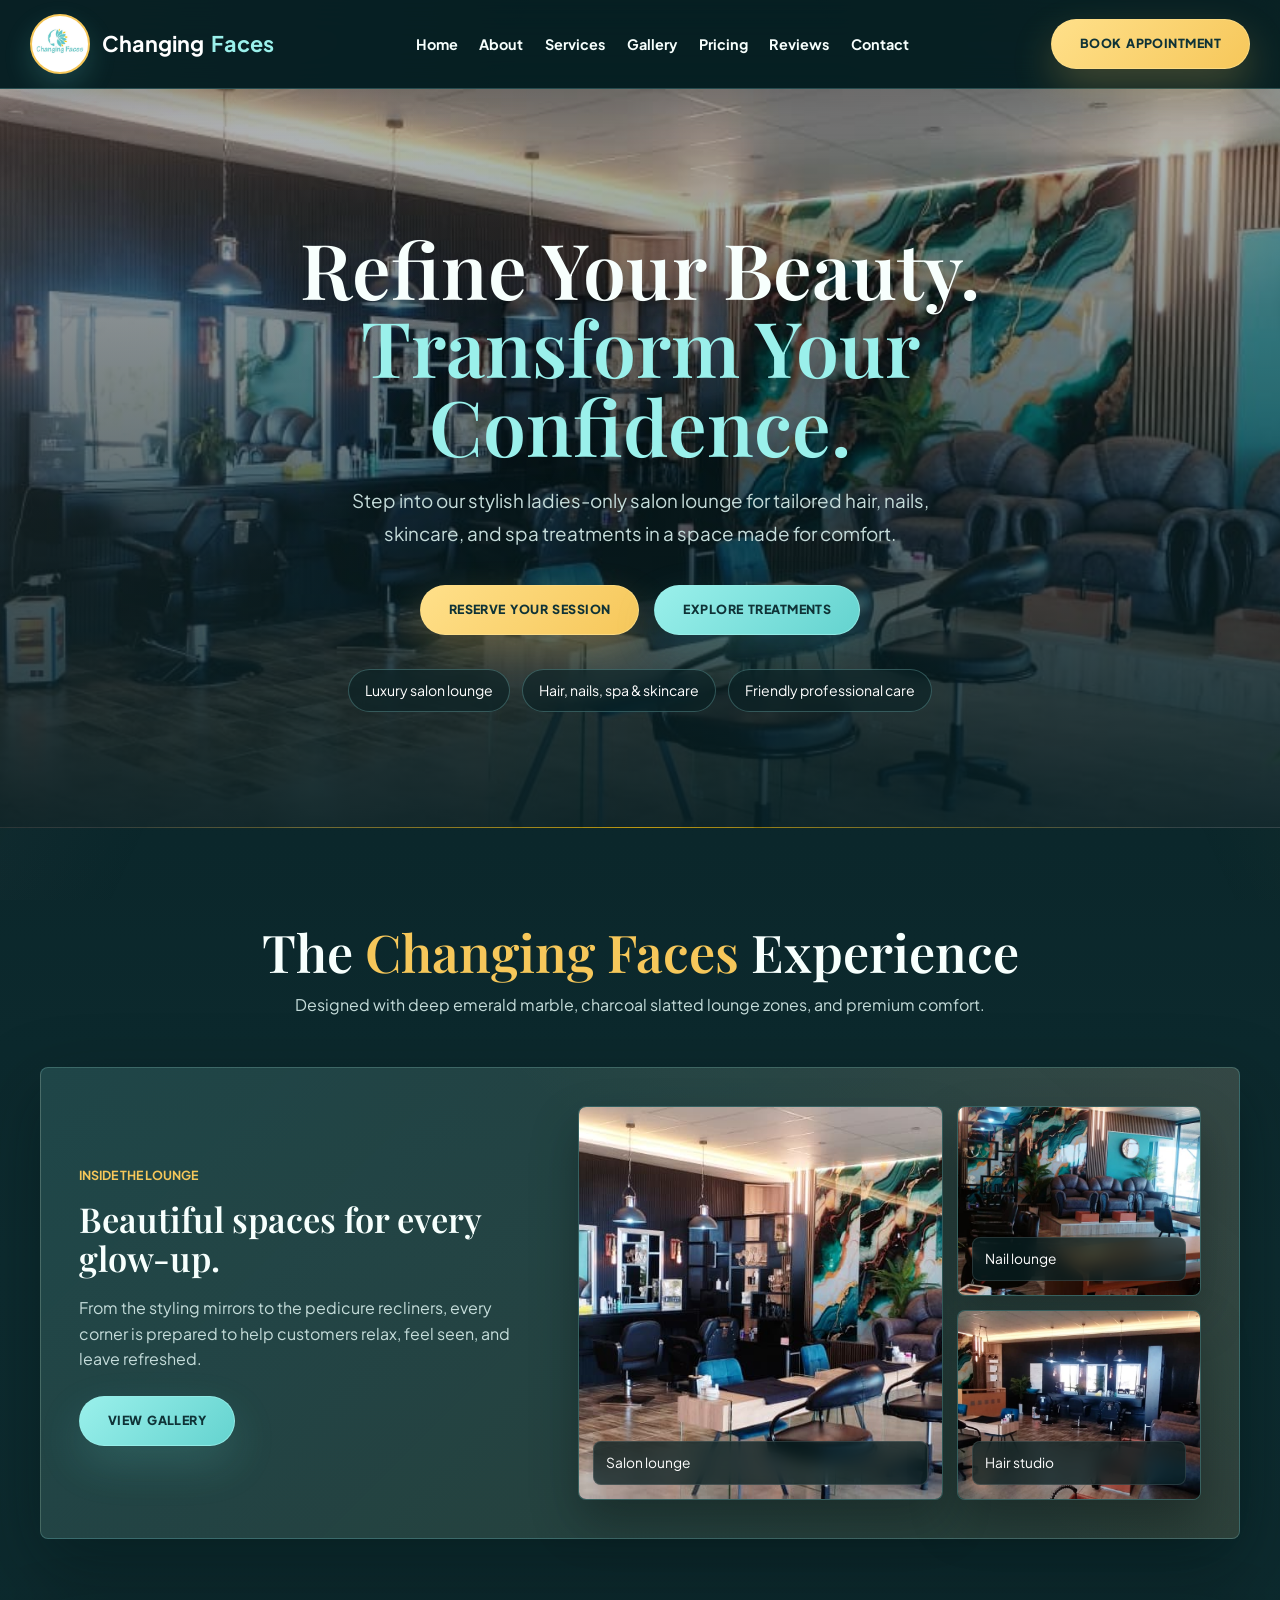
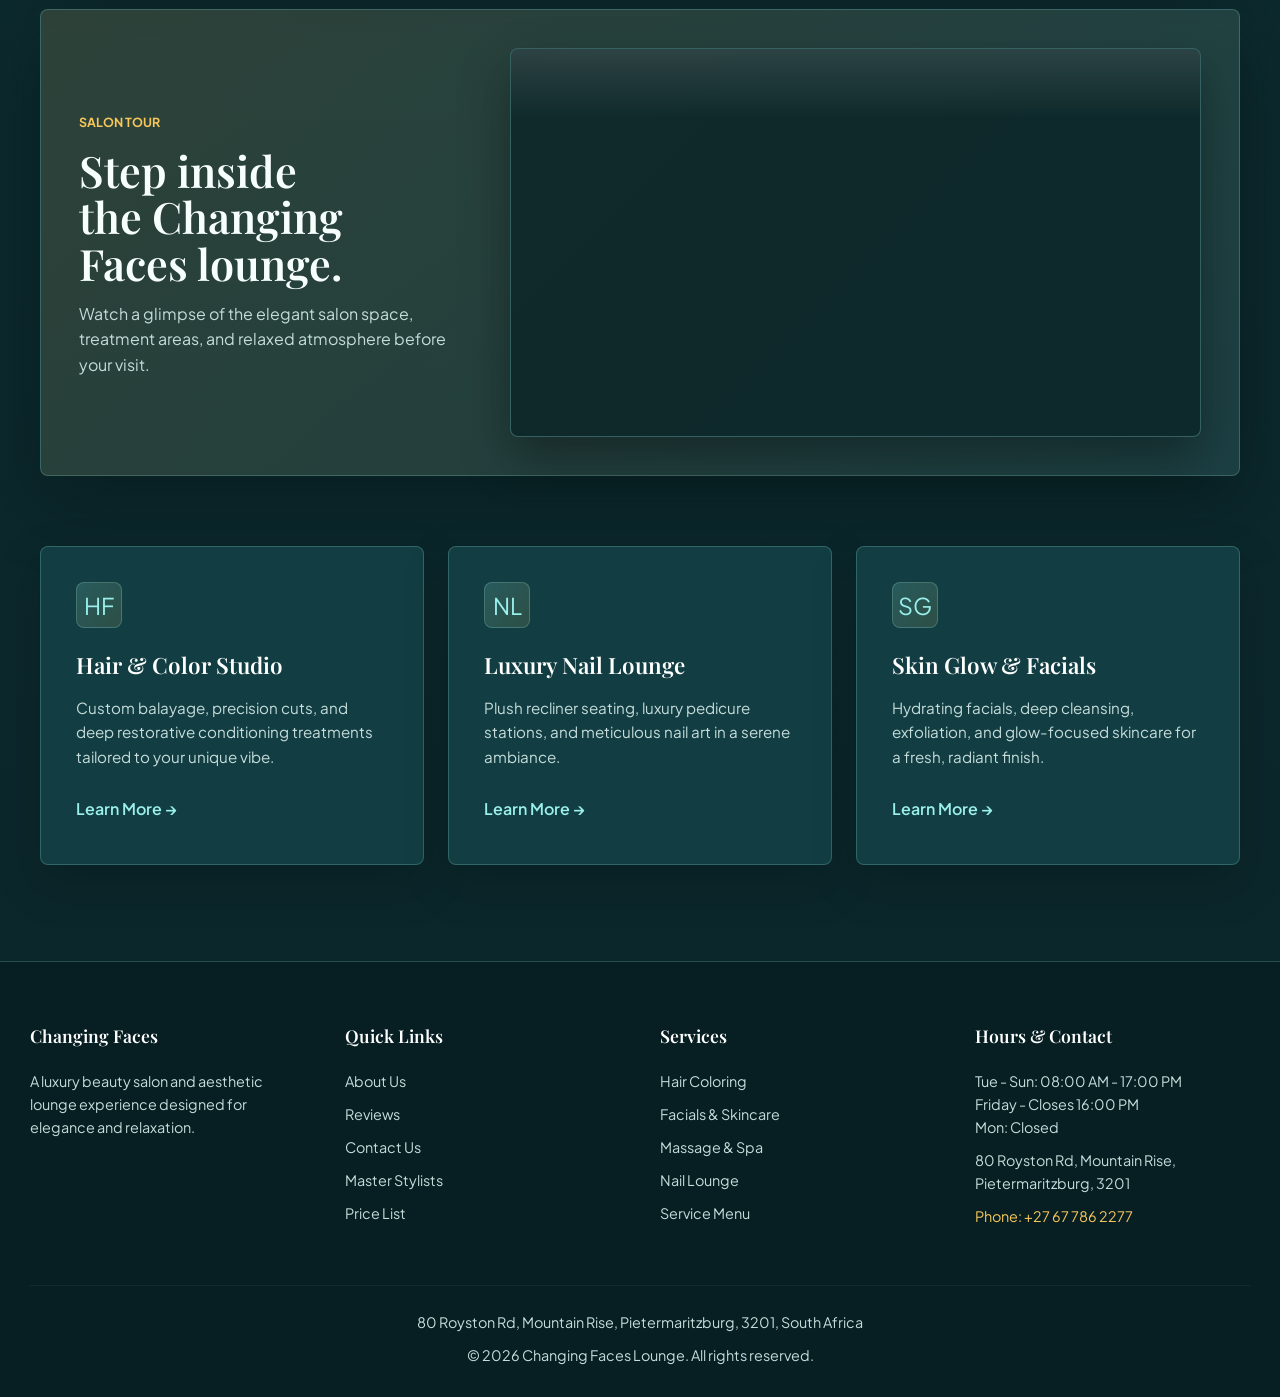
<file: index.html>
<!DOCTYPE html>
<html lang="en">
<head>
  <meta charset="UTF-8">
  <meta name="viewport" content="width=device-width, initial-scale=1.0, maximum-scale=1.0, user-scalable=no">
  <title>Changing Faces | Luxury Beauty, Salon & Spa Lounge</title>
  <link rel="icon" href="favicon.ico" sizes="any">
  <link rel="icon" type="image/png" sizes="48x48" href="favicon-48x48.png">
  <link rel="apple-touch-icon" sizes="180x180" href="apple-touch-icon.png">
  <link rel="manifest" href="site.webmanifest">
  <meta name="theme-color" content="#5bc4c6">
  <link rel="stylesheet" href="styles.css">
  <link rel="preconnect" href="https://fonts.googleapis.com">
  <link rel="preconnect" href="https://fonts.gstatic.com" crossorigin>
  <link href="https://fonts.googleapis.com/css2?family=Playfair+Display:ital,wght@0,600;0,700;1,400&family=Plus+Jakarta+Sans:wght@400;500;600;700&display=swap" rel="stylesheet">
</head>
<body>

  <!-- Navigation -->
  <header class="header">
    <div class="nav-container">
      <a href="index.html" class="logo-brand">
        <img src="images/Logo.jpeg" alt="Changing Faces logo" class="site-logo">
        <span class="brand-name">Changing <span class="teal-text">Faces</span></span>
      </a>
      <ul class="nav-menu">
        <li><a href="index.html" class="nav-link">Home</a></li>
        <li><a href="about.html" class="nav-link">About</a></li>
        <li><a href="services.html" class="nav-link">Services</a></li>
        <li><a href="gallery.html" class="nav-link">Gallery</a></li>
        <li><a href="pricing.html" class="nav-link">Pricing</a></li>
         <li><a href="reviews.html" class="nav-link">Reviews</a></li>
        <li><a href="contact.html" class="nav-link">Contact</a></li>
      </ul>
      <a href="https://wa.me/27677862277?text=Hi%20Changing%20Faces%2C%20I%20would%20like%20to%20make%20an%20inquiry." class="btn-gold">Book Appointment</a>
    </div>
  </header>

  <!-- Hero Section -->
  <section class="hero home-hero">
    <h1 class="hero-title">Refine Your Beauty.<br><span class="teal-text">Transform Your Confidence.</span></h1>
    <p class="hero-subtitle">Step into our stylish ladies-only salon lounge for tailored hair, nails, skincare, and spa treatments in a space made for comfort.</p>
    <div class="hero-actions">
      <a href="https://wa.me/27677862277?text=Hi%20Changing%20Faces%2C%20I%20would%20like%20to%20make%20an%20inquiry." class="btn-gold">Reserve Your Session</a>
      <a href="services.html" class="btn-primary">Explore Treatments</a>
    </div>
    <div class="hero-points" aria-label="Changing Faces highlights">
      <span>Luxury salon lounge</span>
      <span>Hair, nails, spa & skincare</span>
      <span>Friendly professional care</span>
    </div>
  </section>

  <!-- Highlights Grid -->
  <main class="container">
    <h2 class="section-title">The <span class="gold-text">Changing Faces</span> Experience</h2>
    <p class="section-desc">Designed with deep emerald marble, charcoal slatted lounge zones, and premium comfort.</p>

    <section class="salon-showcase" aria-label="Changing Faces salon interior">
      <div class="showcase-copy">
        <span class="eyebrow">Inside The Lounge</span>
        <h2>Beautiful spaces for every glow-up.</h2>
        <p>From the styling mirrors to the pedicure recliners, every corner is prepared to help customers relax, feel seen, and leave refreshed.</p>
        <a href="gallery.html" class="btn-primary">View Gallery</a>
      </div>
      <div class="photo-collage">
        <figure class="photo-card photo-card-large">
          <img src="images/Pic 4.jpg" alt="Changing Faces salon chairs and lounge area">
          <figcaption>Salon lounge</figcaption>
        </figure>
        <figure class="photo-card">
          <img src="images/Pic 2.jpg" alt="Luxury pedicure recliners and salon seating">
          <figcaption>Nail lounge</figcaption>
        </figure>
        <figure class="photo-card">
          <img src="images/Pic 3.jpg" alt="Hair styling station inside Changing Faces">
          <figcaption>Hair studio</figcaption>
        </figure>
      </div>
    </section>

    <section class="video-feature" aria-label="Changing Faces salon video tour">
      <div class="video-copy">
        <span class="eyebrow">Salon Tour</span>
        <h2>Step inside the Changing Faces lounge.</h2>
        <p>Watch a glimpse of the elegant salon space, treatment areas, and relaxed atmosphere before your visit.</p>
      </div>
      <div class="video-frame">
        <iframe
          src="https://drive.google.com/file/d/1gehz0PmXi0O-mZowRQmbbUxDyWVu-AMi/preview"
          title="Changing Faces salon video tour"
          allow="autoplay; fullscreen"
          allowfullscreen
          loading="lazy"></iframe>
      </div>
    </section>

    <div class="grid-3">
      <div class="card">
        <div class="card-icon" aria-hidden="true">HF</div>
        <h3 class="card-title">Hair & Color Studio</h3>
        <p class="card-text">Custom balayage, precision cuts, and deep restorative conditioning treatments tailored to your unique vibe.</p>
        <a href="hair-styling.html" class="teal-text" style="font-weight: 600;">Learn More &rarr;</a>
      </div>

      <div class="card">
        <div class="card-icon" aria-hidden="true">NL</div>
        <h3 class="card-title">Luxury Nail Lounge</h3>
        <p class="card-text">Plush recliner seating, luxury pedicure stations, and meticulous nail art in a serene ambiance.</p>
        <a href="nail-lounge.html" class="teal-text" style="font-weight: 600;">Learn More &rarr;</a>
      </div>

      <div class="card">
        <div class="card-icon" aria-hidden="true">SG</div>
        <h3 class="card-title">Skin Glow & Facials</h3>
        <p class="card-text">Hydrating facials, deep cleansing, exfoliation, and glow-focused skincare for a fresh, radiant finish.</p>
        <a href="facials-skincare.html" class="teal-text" style="font-weight: 600;">Learn More &rarr;</a>
      </div>
    </div>
  </main>

  <!-- Footer -->
  <footer class="footer">
    <div class="footer-grid">
      <div>
        <h3 class="footer-title">Changing Faces</h3>
        <p>A luxury beauty salon and aesthetic lounge experience designed for elegance and relaxation.</p>
      </div>
      <div>
        <h4 class="footer-title">Quick Links</h4>
        <ul class="footer-links">
          <li><a href="about.html">About Us</a></li>
          <li><a href="reviews.html">Reviews</a></li>
          <li><a href="contact.html">Contact Us</a></li>
          <li><a href="team.html">Master Stylists</a></li>
          <li><a href="pricing.html">Price List</a></li>
        </ul>
      </div>
      <div>
        <h4 class="footer-title">Services</h4>
        <ul class="footer-links">
          <li><a href="hair-coloring.html">Hair Coloring</a></li>
          <li><a href="facials-skincare.html">Facials & Skincare</a></li>
          <li><a href="massage-spa.html">Massage & Spa</a></li>
          <li><a href="nail-lounge.html">Nail Lounge</a></li>
          <li><a href="services.html">Service Menu</a></li>
        </ul>
      </div>
      <div>
        <h4 class="footer-title">Hours & Contact</h4>
        <p>Tue - Sun: 08:00 AM - 17:00 PM</p>
        <p>Friday - Closes 16:00 PM</p>
        <p>Mon: Closed </p>
        <p style="margin-top: 10px;">80 Royston Rd, Mountain Rise, Pietermaritzburg, 3201</p>
        <p style="margin-top: 10px;" class="gold-text">Phone: +27 67 786 2277</p>
      </div>
    </div>
    <div class="footer-bottom">
      <p class="footer-address">80 Royston Rd, Mountain Rise, Pietermaritzburg, 3201, South Africa</p>
      <p>&copy; 2026 Changing Faces Lounge. All rights reserved.</p>
    </div>
  </footer>

</body>
</html>
</file>
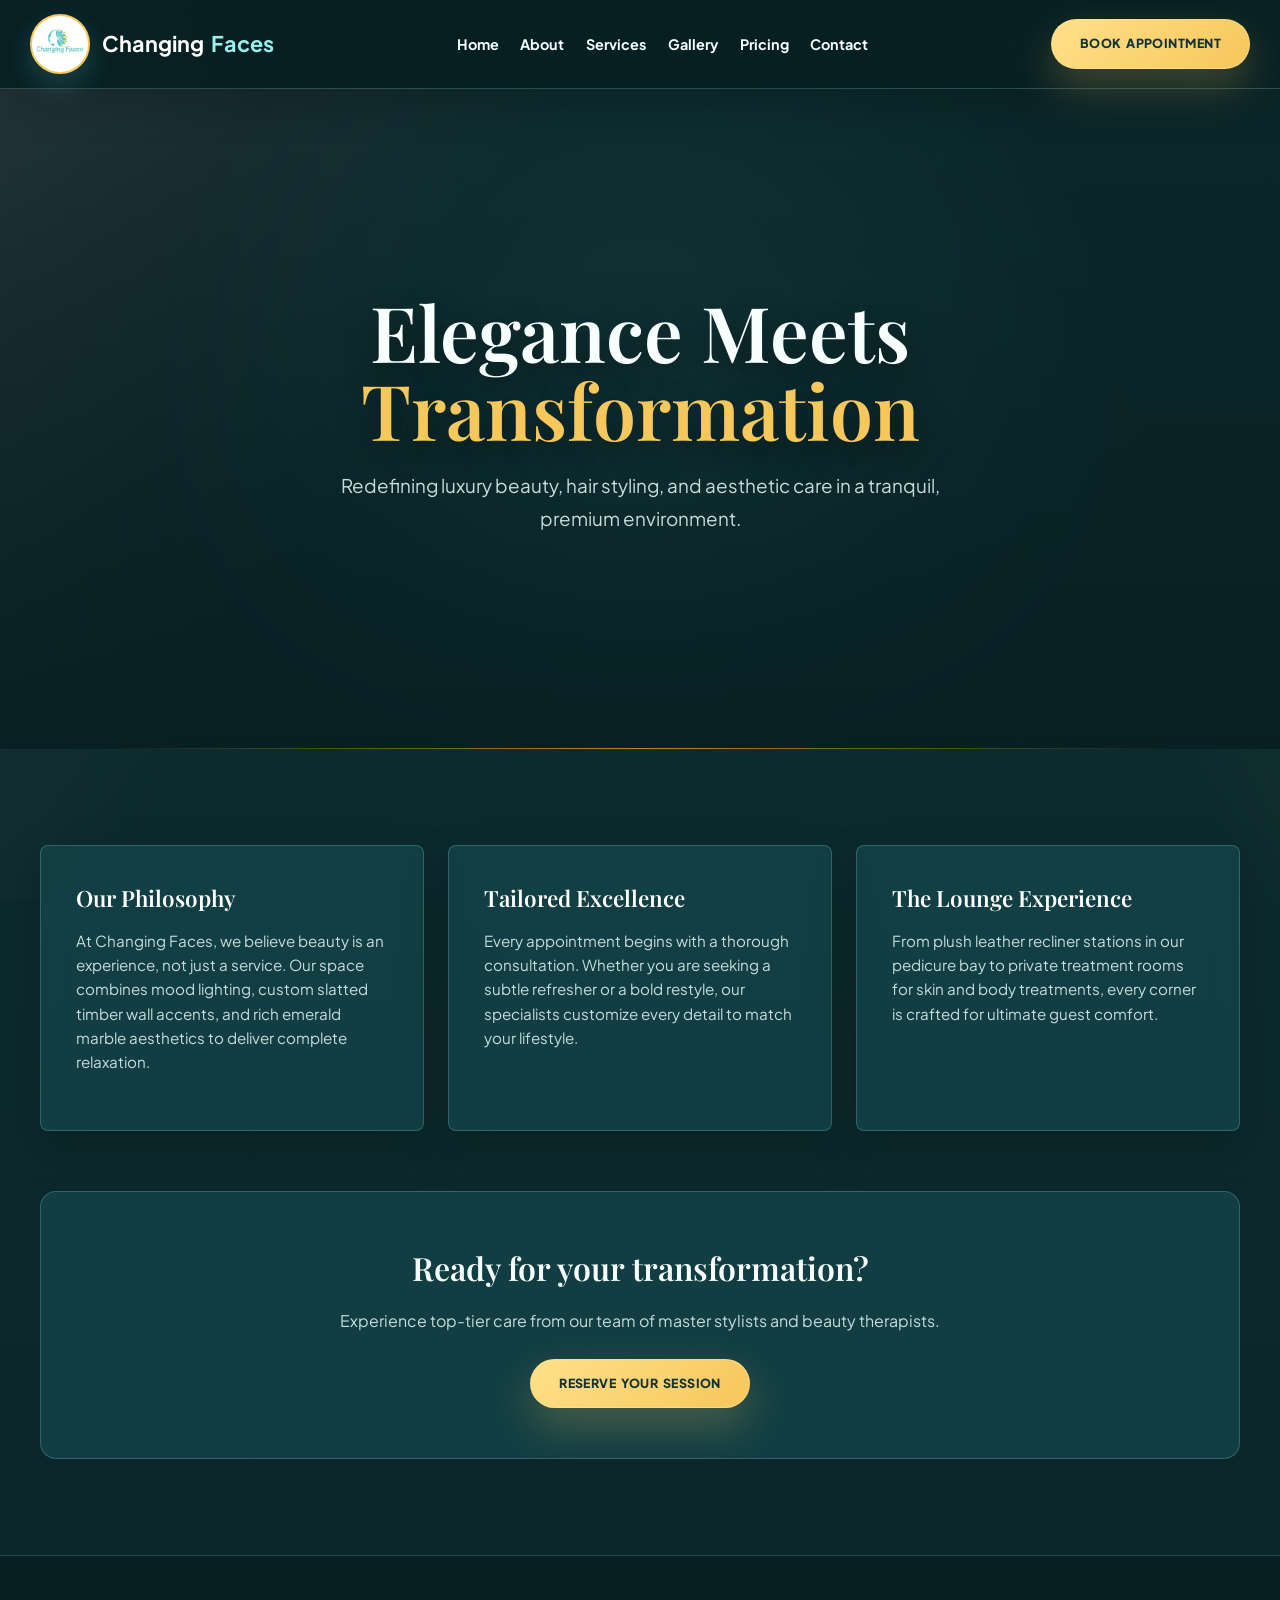
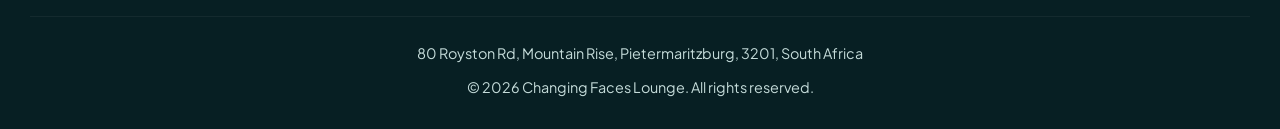
<file: about.html>
<!DOCTYPE html>
<html lang="en">
<head>
  <meta charset="UTF-8">
  <meta name="viewport" content="width=device-width, initial-scale=1.0, maximum-scale=1.0, user-scalable=no">
  <title>About Us | Changing Faces</title>
  <link rel="icon" href="favicon.ico" sizes="any">
  <link rel="icon" type="image/png" sizes="48x48" href="favicon-48x48.png">
  <link rel="apple-touch-icon" sizes="180x180" href="apple-touch-icon.png">
  <link rel="manifest" href="site.webmanifest">
  <meta name="theme-color" content="#5bc4c6">
  <link rel="stylesheet" href="styles.css">
  <link href="https://fonts.googleapis.com/css2?family=Playfair+Display:ital,wght@0,600;0,700&family=Plus+Jakarta+Sans:wght@400;500;600;700&display=swap" rel="stylesheet">
</head>
<body>

  <header class="header">
    <div class="nav-container">
      <a href="index.html" class="logo-brand">
        <img src="images/Logo.jpeg" alt="Changing Faces logo" class="site-logo">
        <span class="brand-name">Changing <span class="teal-text">Faces</span></span>
      </a>
      <ul class="nav-menu">
        <li><a href="index.html" class="nav-link">Home</a></li>
        <li><a href="about.html" class="nav-link">About</a></li>
        <li><a href="services.html" class="nav-link">Services</a></li>
        <li><a href="gallery.html" class="nav-link">Gallery</a></li>
        <li><a href="pricing.html" class="nav-link">Pricing</a></li>
        <li><a href="contact.html" class="nav-link">Contact</a></li>
      </ul>
      <a href="https://wa.me/27677862277?text=Hi%20Changing%20Faces%2C%20I%20would%20like%20to%20make%20an%20inquiry." class="btn-gold">Book Appointment</a>
    </div>
  </header>

  <section class="hero">
    <h1 class="hero-title">Elegance Meets <span class="gold-text">Transformation</span></h1>
    <p class="hero-subtitle">Redefining luxury beauty, hair styling, and aesthetic care in a tranquil, premium environment.</p>
  </section>

  <main class="container">
    <div class="grid-3" style="margin-bottom: 60px;">
      <div class="card">
        <h3 class="card-title teal-text">Our Philosophy</h3>
        <p class="card-text">At Changing Faces, we believe beauty is an experience, not just a service. Our space combines mood lighting, custom slatted timber wall accents, and rich emerald marble aesthetics to deliver complete relaxation.</p>
      </div>

      <div class="card">
        <h3 class="card-title gold-text">Tailored Excellence</h3>
        <p class="card-text">Every appointment begins with a thorough consultation. Whether you are seeking a subtle refresher or a bold restyle, our specialists customize every detail to match your lifestyle.</p>
      </div>

      <div class="card">
        <h3 class="card-title teal-text">The Lounge Experience</h3>
        <p class="card-text">From plush leather recliner stations in our pedicure bay to private treatment rooms for skin and body treatments, every corner is crafted for ultimate guest comfort.</p>
      </div>
    </div>

    <div style="text-align: center; background: var(--bg-card); padding: 50px; border-radius: 16px; border: 1px solid var(--border-color);">
      <h2 style="font-size: 2rem; margin-bottom: 15px;">Ready for your transformation?</h2>
      <p style="color: var(--text-muted); margin-bottom: 25px;">Experience top-tier care from our team of master stylists and beauty therapists.</p>
      <a href="https://wa.me/27677862277?text=Hi%20Changing%20Faces%2C%20I%20would%20like%20to%20make%20an%20inquiry." class="btn-gold">Reserve Your Session</a>
    </div>
  </main>

  <footer class="footer">
    <div class="footer-bottom">
      <p class="footer-address">80 Royston Rd, Mountain Rise, Pietermaritzburg, 3201, South Africa</p>
      <p>&copy; 2026 Changing Faces Lounge. All rights reserved.</p>
    </div>
  </footer>

</body>
</html>
</file>
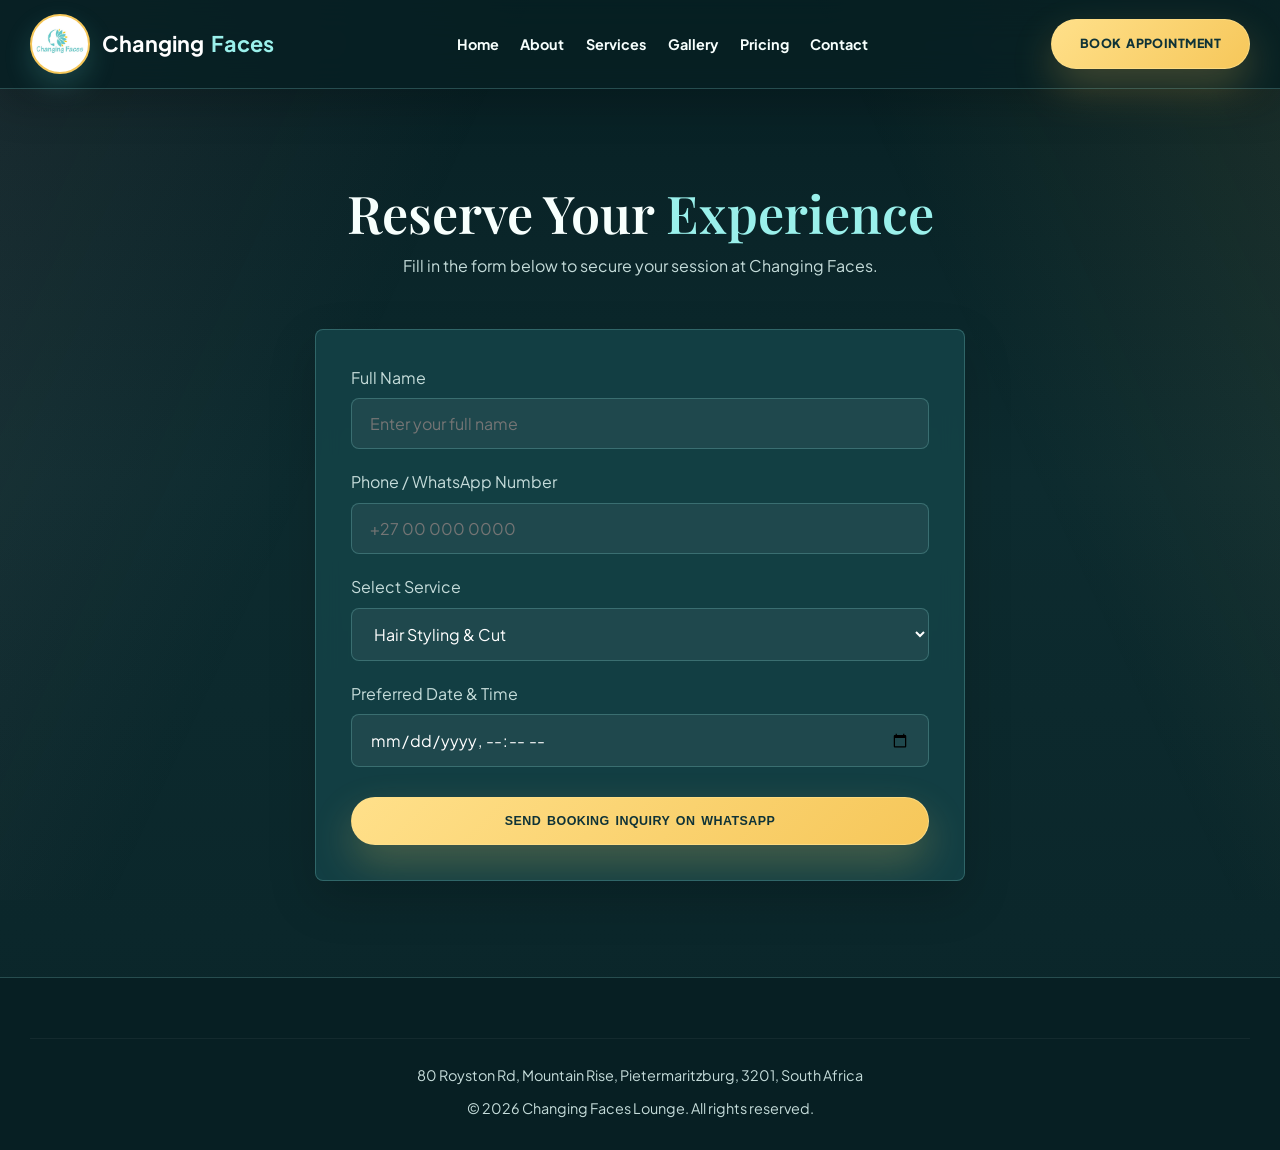
<file: booking.html>
<!DOCTYPE html>
<html lang="en">
<head>
  <meta charset="UTF-8">
  <meta name="viewport" content="width=device-width, initial-scale=1.0, maximum-scale=1.0, user-scalable=no">
  <title>Book Appointment | Changing Faces</title>
  <link rel="icon" href="favicon.ico" sizes="any">
  <link rel="icon" type="image/png" sizes="48x48" href="favicon-48x48.png">
  <link rel="apple-touch-icon" sizes="180x180" href="apple-touch-icon.png">
  <link rel="manifest" href="site.webmanifest">
  <meta name="theme-color" content="#5bc4c6">
  <link rel="stylesheet" href="styles.css">
  <link href="https://fonts.googleapis.com/css2?family=Playfair+Display:ital,wght@0,600;0,700&family=Plus+Jakarta+Sans:wght@400;500;600;700&display=swap" rel="stylesheet">
</head>
<body>

  <header class="header">
    <div class="nav-container">
      <a href="index.html" class="logo-brand">
        <img src="images/Logo.jpeg" alt="Changing Faces logo" class="site-logo">
        <span class="brand-name">Changing <span class="teal-text">Faces</span></span>
      </a>
      <ul class="nav-menu">
        <li><a href="index.html" class="nav-link">Home</a></li>
        <li><a href="about.html" class="nav-link">About</a></li>
        <li><a href="services.html" class="nav-link">Services</a></li>
        <li><a href="gallery.html" class="nav-link">Gallery</a></li>
        <li><a href="pricing.html" class="nav-link">Pricing</a></li>
        <li><a href="contact.html" class="nav-link">Contact</a></li>
      </ul>
      <a href="https://wa.me/27677862277?text=Hi%20Changing%20Faces%2C%20I%20would%20like%20to%20make%20an%20inquiry." class="btn-gold">Book Appointment</a>
    </div>
  </header>

  <main class="container" style="max-width: 700px;">
    <h1 class="section-title">Reserve Your <span class="teal-text">Experience</span></h1>
    <p class="section-desc">Fill in the form below to secure your session at Changing Faces.</p>

    <form class="card" id="booking-form">
      <div class="form-group">
        <label style="display:block; margin-bottom:8px; color:var(--text-muted);">Full Name</label>
        <input type="text" class="form-control" id="booking-name" placeholder="Enter your full name" required>
      </div>

      <div class="form-group">
        <label style="display:block; margin-bottom:8px; color:var(--text-muted);">Phone / WhatsApp Number</label>
        <input type="tel" class="form-control" id="booking-phone" placeholder="+27 00 000 0000" required>
      </div>

      <div class="form-group">
        <label style="display:block; margin-bottom:8px; color:var(--text-muted);">Select Service</label>
        <select class="form-control" id="booking-service">
          <option>Hair Styling & Cut</option>
          <option>Hair Coloring / Balayage</option>
          <option>Nail Care / Pedicure Lounge</option>
          <option>Facials & Skincare</option>
          <option>Spa & Massage Therapy</option>
        </select>
      </div>

      <div class="form-group">
        <label style="display:block; margin-bottom:8px; color:var(--text-muted);">Preferred Date & Time</label>
        <input type="datetime-local" class="form-control" id="booking-date" required>
      </div>

      <button type="submit" class="btn-gold" style="width: 100%; margin-top: 10px;">Send Booking Inquiry on WhatsApp</button>
    </form>
  </main>

  <footer class="footer">
    <div class="footer-bottom">
      <p class="footer-address">80 Royston Rd, Mountain Rise, Pietermaritzburg, 3201, South Africa</p>
      <p>&copy; 2026 Changing Faces Lounge. All rights reserved.</p>
    </div>
  </footer>

  <script>
    document.getElementById('booking-form').addEventListener('submit', function(event) {
      event.preventDefault();

      const name = document.getElementById('booking-name').value.trim();
      const phone = document.getElementById('booking-phone').value.trim();
      const service = document.getElementById('booking-service').value;
      const date = document.getElementById('booking-date').value;
      const whatsappMessage = `Hi Changing Faces, I would like to make a booking inquiry.\nName: ${name}\nPhone: ${phone}\nService: ${service}\nPreferred date and time: ${date}`;

      window.location.href = `https://wa.me/27677862277?text=${encodeURIComponent(whatsappMessage)}`;
    });
  </script>

</body>
</html>
</file>
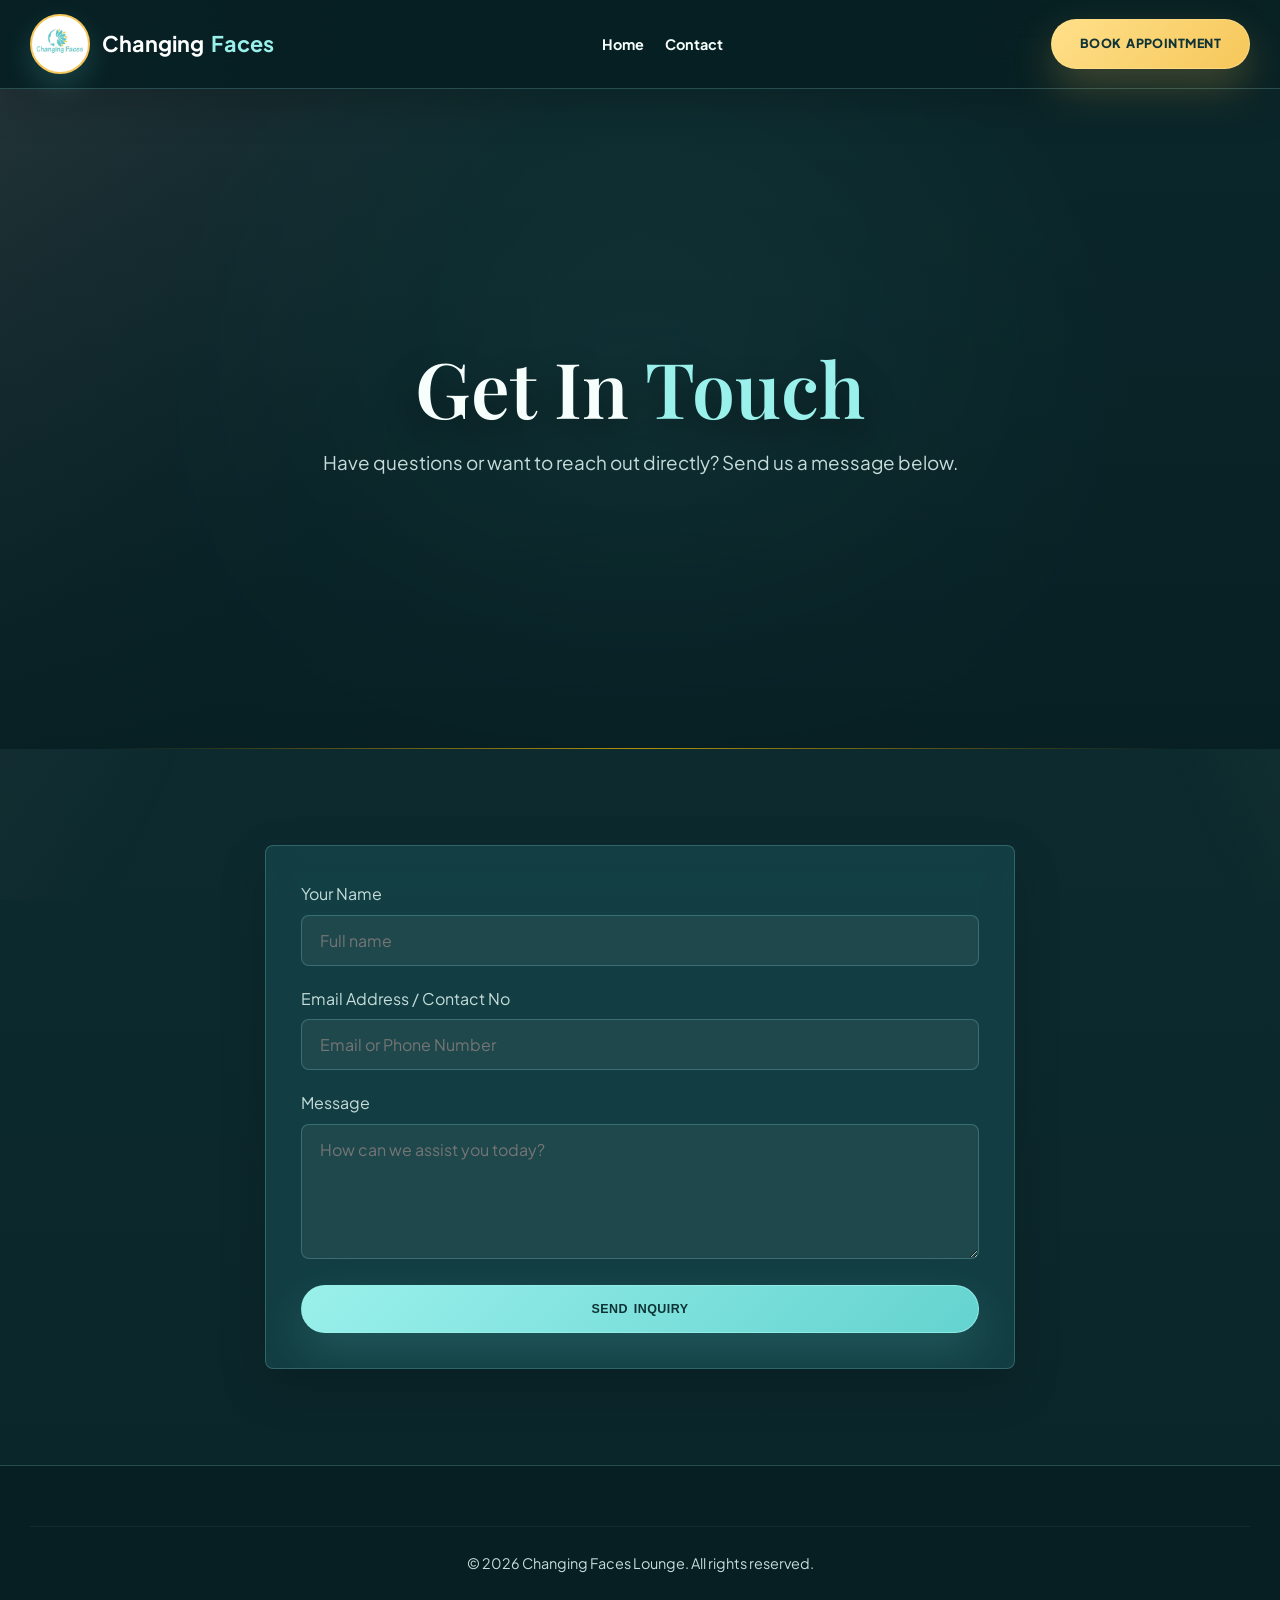
<file: contact.html>
<!DOCTYPE html>
<html lang="en">
<head>
  <meta charset="UTF-8">
  <meta name="viewport" content="width=device-width, initial-scale=1.0, maximum-scale=1.0, user-scalable=no">
  <title>Contact Us | Changing Faces</title>
  <link rel="icon" href="favicon.ico" sizes="any">
  <link rel="icon" type="image/png" sizes="48x48" href="favicon-48x48.png">
  <link rel="apple-touch-icon" sizes="180x180" href="apple-touch-icon.png">
  <link rel="manifest" href="site.webmanifest">
  <meta name="theme-color" content="#5bc4c6">
  <link rel="stylesheet" href="styles.css">
  <link href="https://fonts.googleapis.com/css2?family=Playfair+Display:ital,wght@0,600;0,700&family=Plus+Jakarta+Sans:wght@400;500;600;700&display=swap" rel="stylesheet">
</head>
<body>

  <header class="header">
    <div class="nav-container">
      <a href="index.html" class="logo-brand">
        <img src="images/Logo.jpeg" alt="Changing Faces logo" class="site-logo">
        <span class="brand-name">Changing <span class="teal-text">Faces</span></span>
      </a>
      <ul class="nav-menu">
        <li><a href="index.html" class="nav-link">Home</a></li>
        <li><a href="contact.html" class="nav-link">Contact</a></li>
      </ul>
      <a href="https://wa.me/27677862277?text=Hi%20Changing%20Faces%2C%20I%20would%20like%20to%20make%20an%20inquiry." class="btn-gold">Book Appointment</a>
    </div>
  </header>

  <section class="hero">
    <h1 class="hero-title">Get In <span class="teal-text">Touch</span></h1>
    <p class="hero-subtitle">Have questions or want to reach out directly? Send us a message below.</p>
  </section>

  <main class="container" style="max-width: 800px;">
    <form class="card" id="inquiry-form">
      <div class="form-group">
        <label style="display:block; margin-bottom:8px; color:var(--text-muted);">Your Name</label>
        <input type="text" class="form-control" id="inquiry-name" placeholder="Full name" required>
      </div>

      <div class="form-group">
        <label style="display:block; margin-bottom:8px; color:var(--text-muted);">Email Address / Contact No</label>
        <input type="text" class="form-control" id="inquiry-contact" placeholder="Email or Phone Number" required>
      </div>

      <div class="form-group">
        <label style="display:block; margin-bottom:8px; color:var(--text-muted);">Message</label>
        <textarea class="form-control" id="inquiry-message" rows="5" placeholder="How can we assist you today?" required></textarea>
      </div>

      <button type="submit" class="btn-primary" style="width: 100%;">Send Inquiry</button>
    </form>
  </main>

  <footer class="footer">
    <div class="footer-bottom">
      <p>&copy; 2026 Changing Faces Lounge. All rights reserved.</p>
    </div>
  </footer>

  <script>
    document.getElementById('inquiry-form').addEventListener('submit', function(event) {
      event.preventDefault();

      const name = document.getElementById('inquiry-name').value.trim();
      const contact = document.getElementById('inquiry-contact').value.trim();
      const message = document.getElementById('inquiry-message').value.trim();
      const whatsappMessage = `Hi Changing Faces, I would like to send an inquiry.\nName: ${name}\nContact: ${contact}\nMessage: ${message}`;

      window.location.href = `https://wa.me/27677862277?text=${encodeURIComponent(whatsappMessage)}`;
    });
  </script>

</body>
</html>
</file>
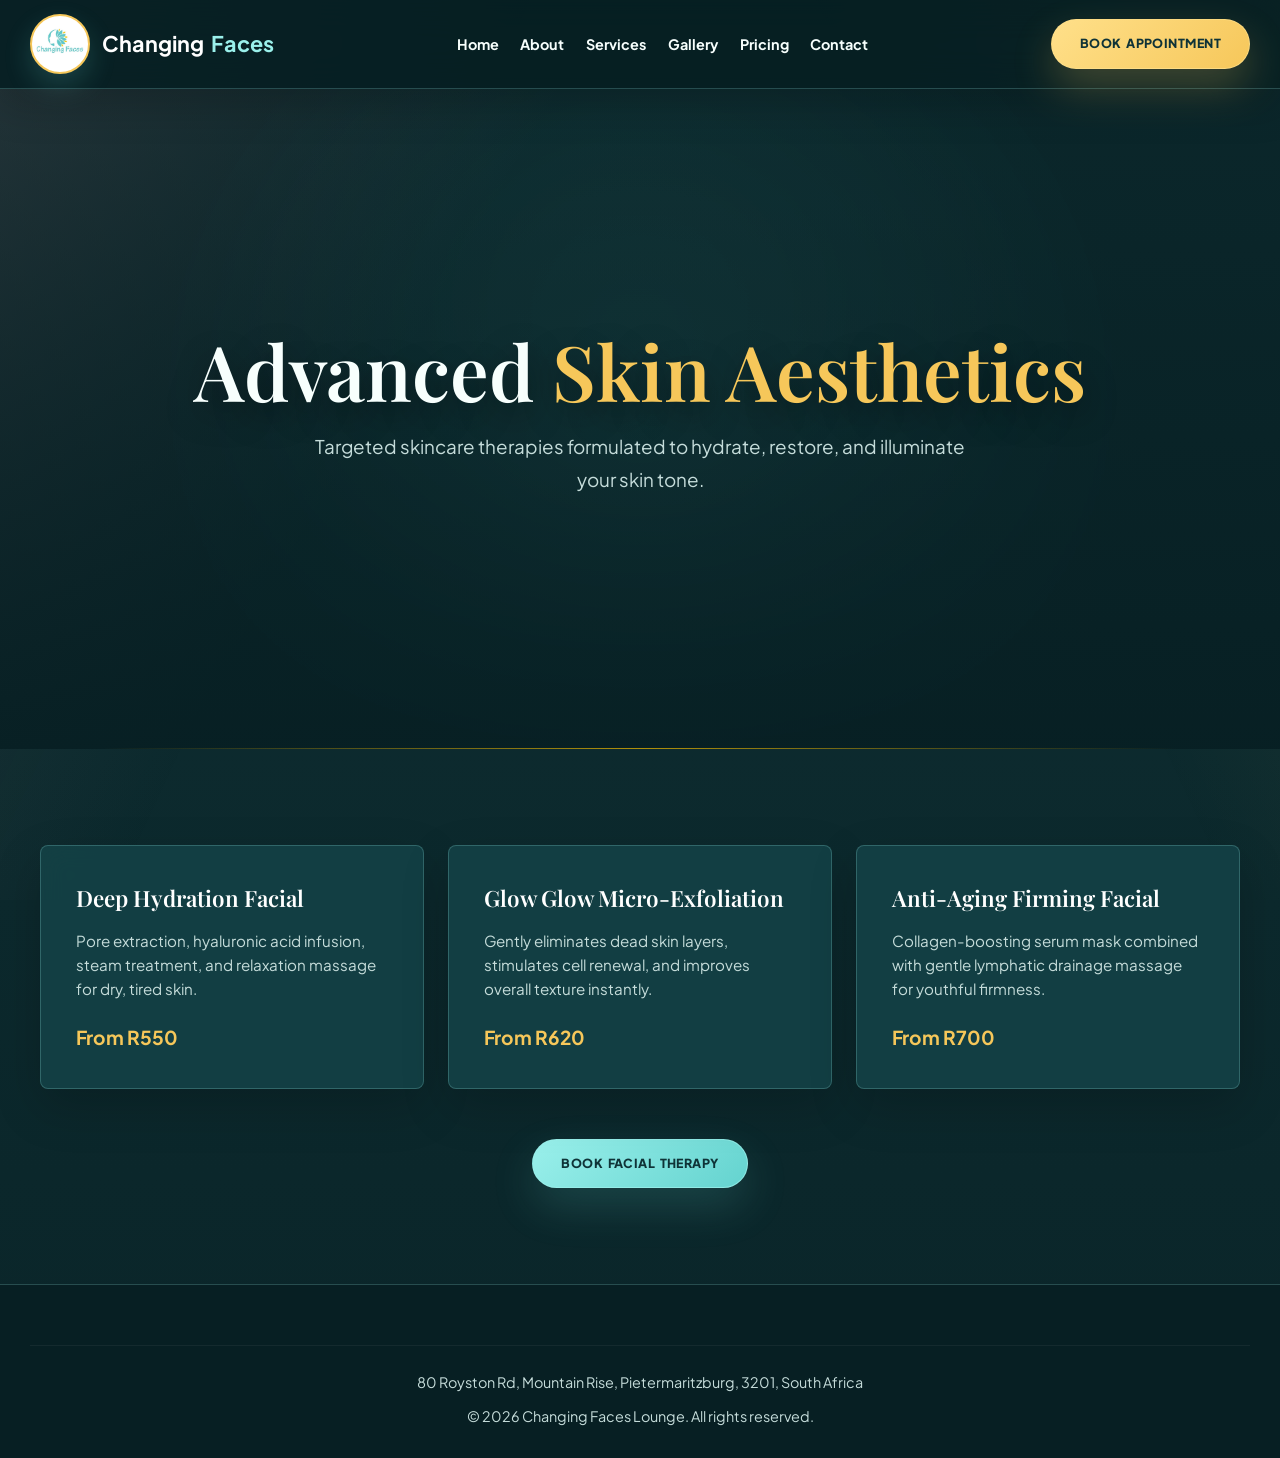
<file: facials-skincare.html>
<!DOCTYPE html>
<html lang="en">
<head>
  <meta charset="UTF-8">
  <meta name="viewport" content="width=device-width, initial-scale=1.0, maximum-scale=1.0, user-scalable=no">
  <title>Facials & Skincare | Changing Faces</title>
  <link rel="icon" href="favicon.ico" sizes="any">
  <link rel="icon" type="image/png" sizes="48x48" href="favicon-48x48.png">
  <link rel="apple-touch-icon" sizes="180x180" href="apple-touch-icon.png">
  <link rel="manifest" href="site.webmanifest">
  <meta name="theme-color" content="#5bc4c6">
  <link rel="stylesheet" href="styles.css">
  <link href="https://fonts.googleapis.com/css2?family=Playfair+Display:ital,wght@0,600;0,700&family=Plus+Jakarta+Sans:wght@400;500;600;700&display=swap" rel="stylesheet">
</head>
<body>

  <header class="header">
    <div class="nav-container">
      <a href="index.html" class="logo-brand">
        <img src="images/Logo.jpeg" alt="Changing Faces logo" class="site-logo">
        <span class="brand-name">Changing <span class="teal-text">Faces</span></span>
      </a>
      <ul class="nav-menu">
        <li><a href="index.html" class="nav-link">Home</a></li>
        <li><a href="about.html" class="nav-link">About</a></li>
        <li><a href="services.html" class="nav-link">Services</a></li>
        <li><a href="gallery.html" class="nav-link">Gallery</a></li>
        <li><a href="pricing.html" class="nav-link">Pricing</a></li>
        <li><a href="contact.html" class="nav-link">Contact</a></li>
      </ul>
      <a href="https://wa.me/27677862277?text=Hi%20Changing%20Faces%2C%20I%20would%20like%20to%20make%20an%20inquiry." class="btn-gold">Book Appointment</a>
    </div>
  </header>

  <section class="hero">
    <h1 class="hero-title">Advanced <span class="gold-text">Skin Aesthetics</span></h1>
    <p class="hero-subtitle">Targeted skincare therapies formulated to hydrate, restore, and illuminate your skin tone.</p>
  </section>

  <main class="container">
    <div class="grid-3">
      <div class="card">
        <h3 class="card-title">Deep Hydration Facial</h3>
        <p class="card-text">Pore extraction, hyaluronic acid infusion, steam treatment, and relaxation massage for dry, tired skin.</p>
        <span class="gold-text" style="font-weight:700; font-size:1.2rem;">From R550</span>
      </div>

      <div class="card">
        <h3 class="card-title">Glow Glow Micro-Exfoliation</h3>
        <p class="card-text">Gently eliminates dead skin layers, stimulates cell renewal, and improves overall texture instantly.</p>
        <span class="gold-text" style="font-weight:700; font-size:1.2rem;">From R620</span>
      </div>

      <div class="card">
        <h3 class="card-title">Anti-Aging Firming Facial</h3>
        <p class="card-text">Collagen-boosting serum mask combined with gentle lymphatic drainage massage for youthful firmness.</p>
        <span class="gold-text" style="font-weight:700; font-size:1.2rem;">From R700</span>
      </div>
    </div>

    <div style="text-align: center; margin-top: 50px;">
      <a href="https://wa.me/27677862277?text=Hi%20Changing%20Faces%2C%20I%20would%20like%20to%20inquire%20about%20facial%20therapy." class="btn-primary">Book Facial Therapy</a>
    </div>
  </main>

  <footer class="footer">
    <div class="footer-bottom">
      <p class="footer-address">80 Royston Rd, Mountain Rise, Pietermaritzburg, 3201, South Africa</p>
      <p>&copy; 2026 Changing Faces Lounge. All rights reserved.</p>
    </div>
  </footer>

</body>
</html>
</file>
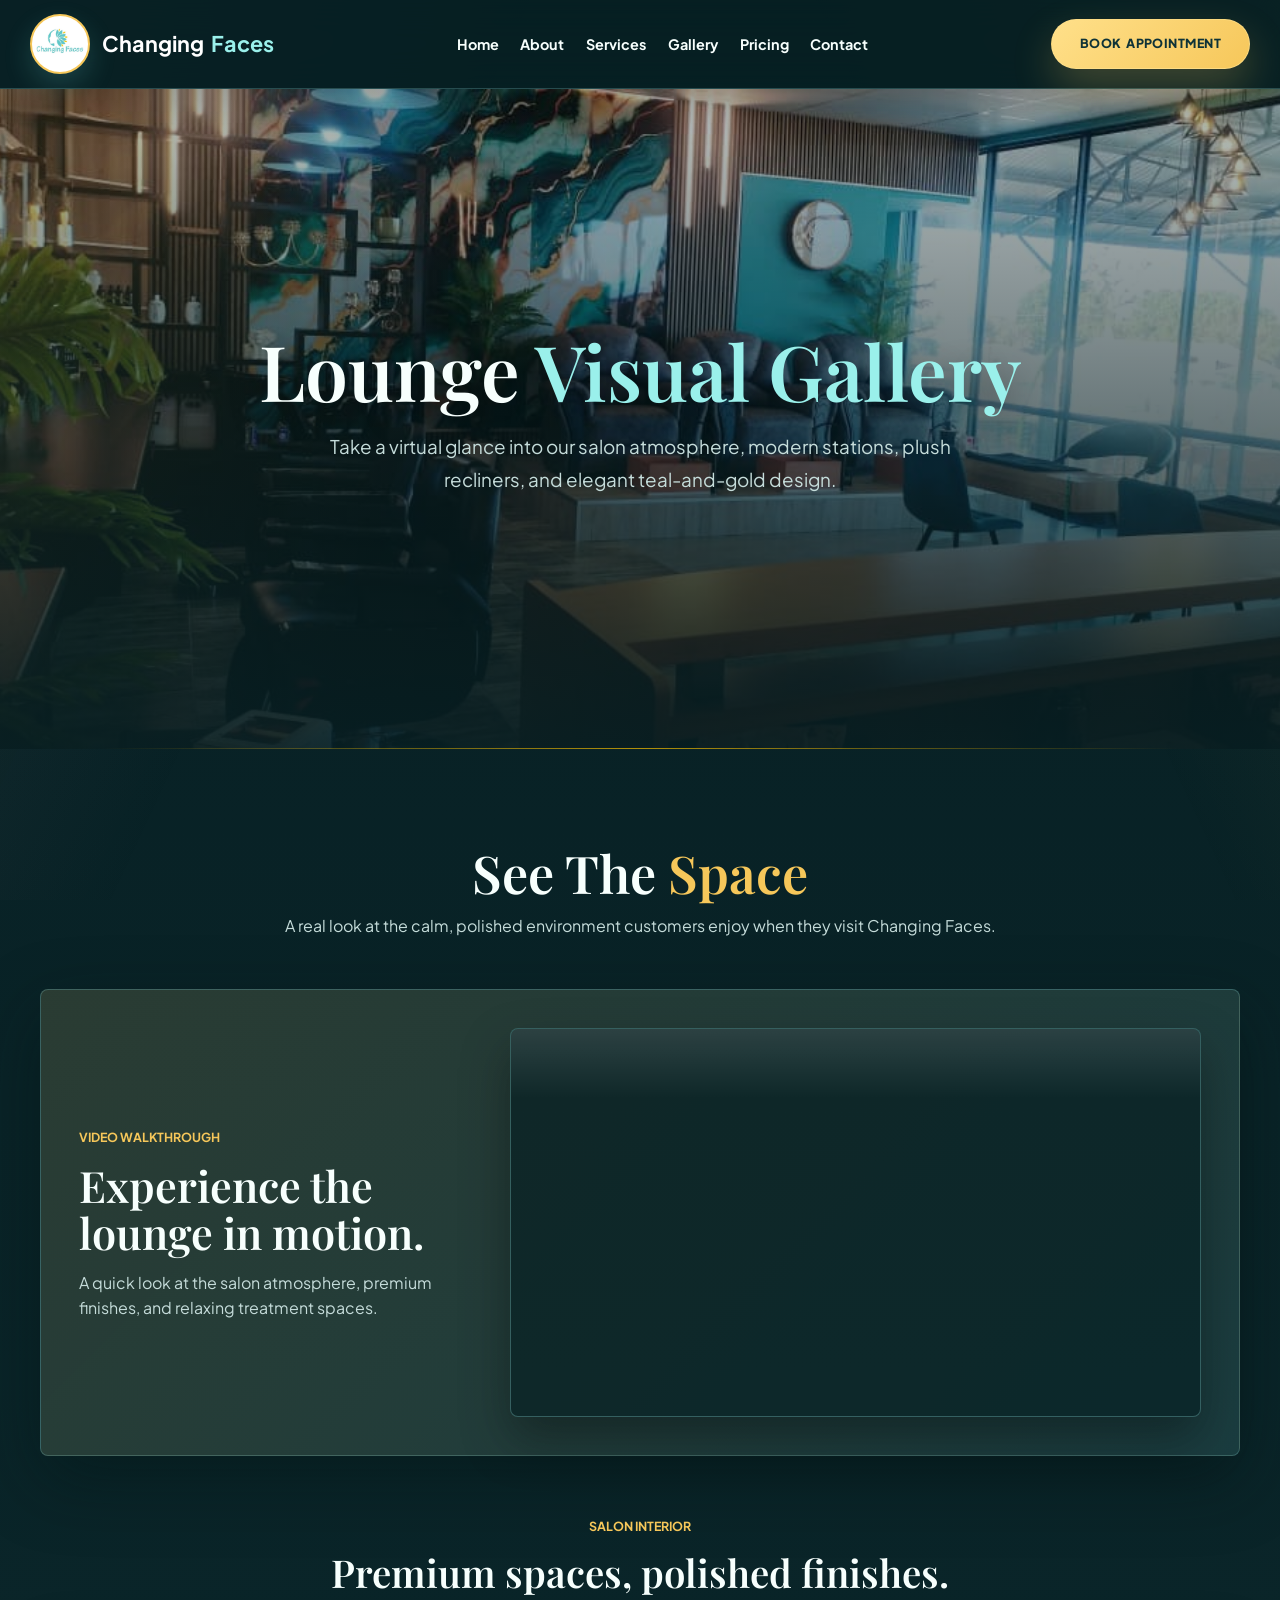
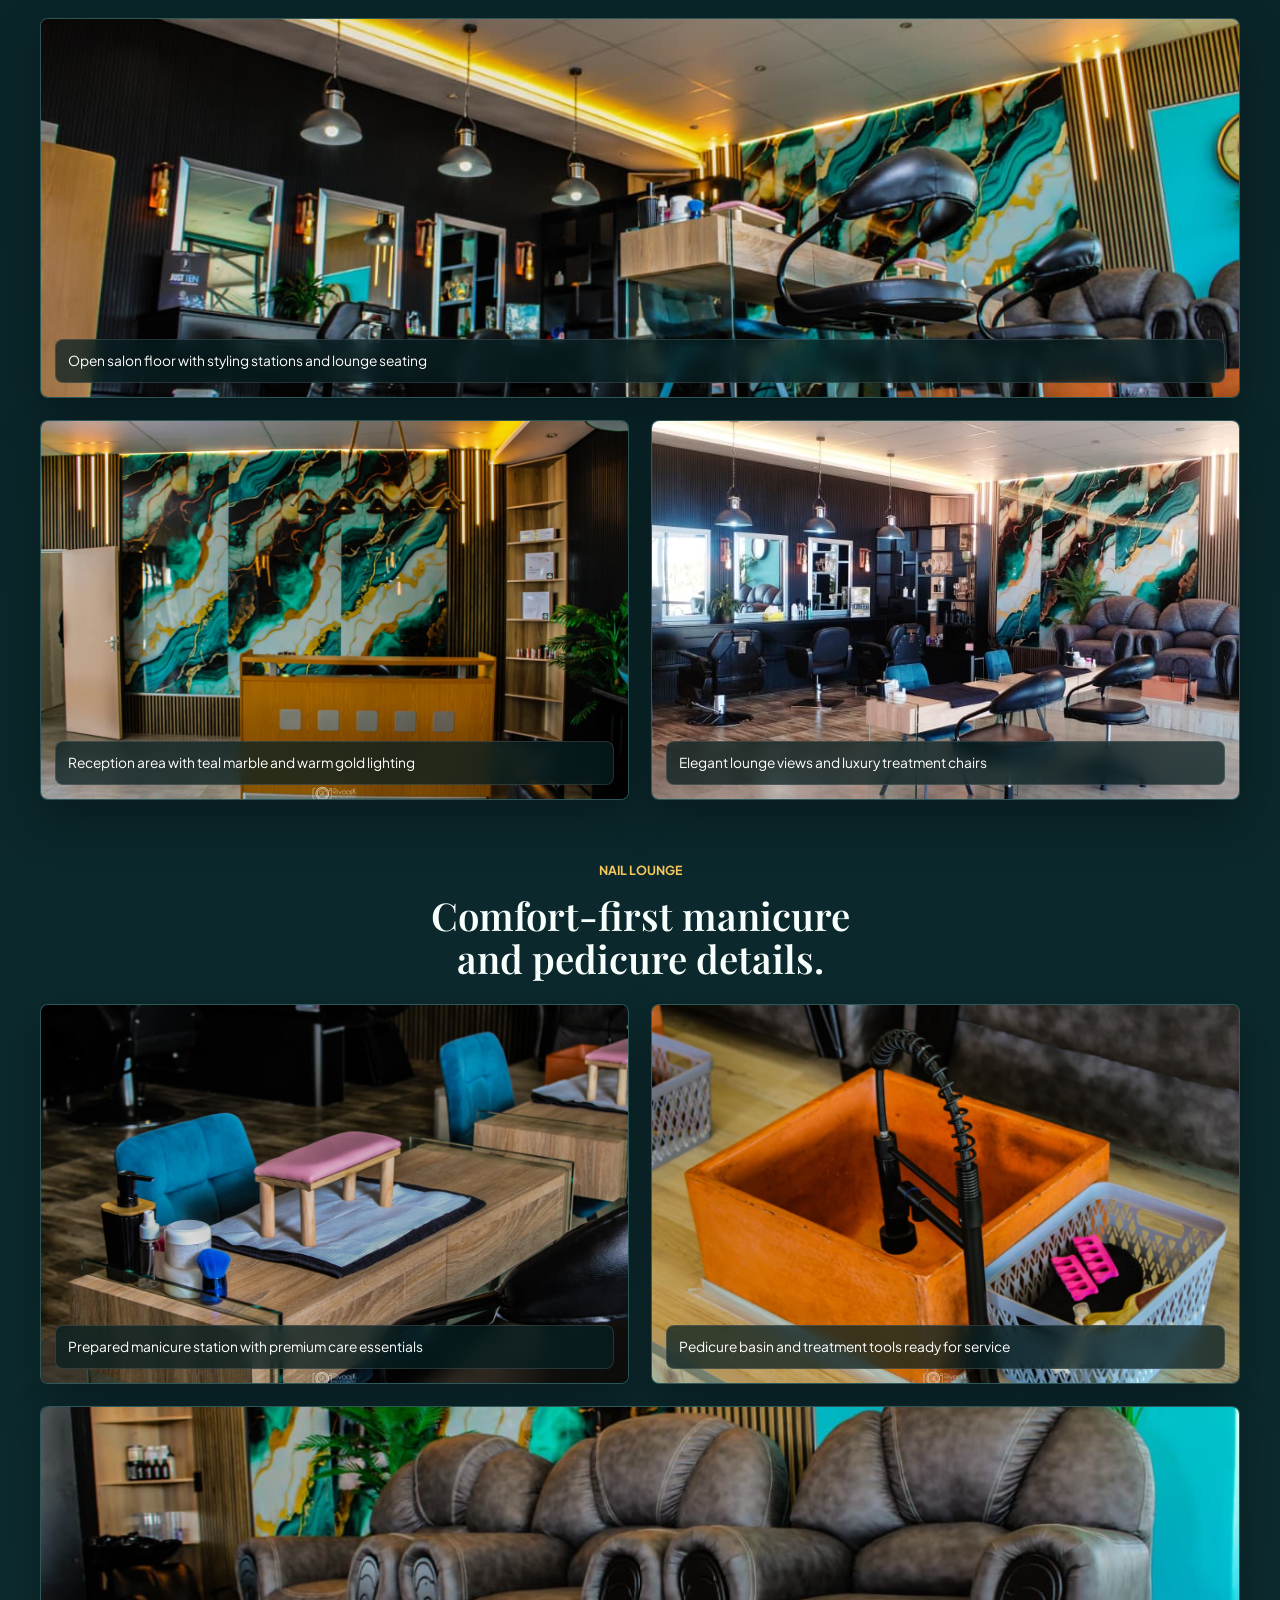
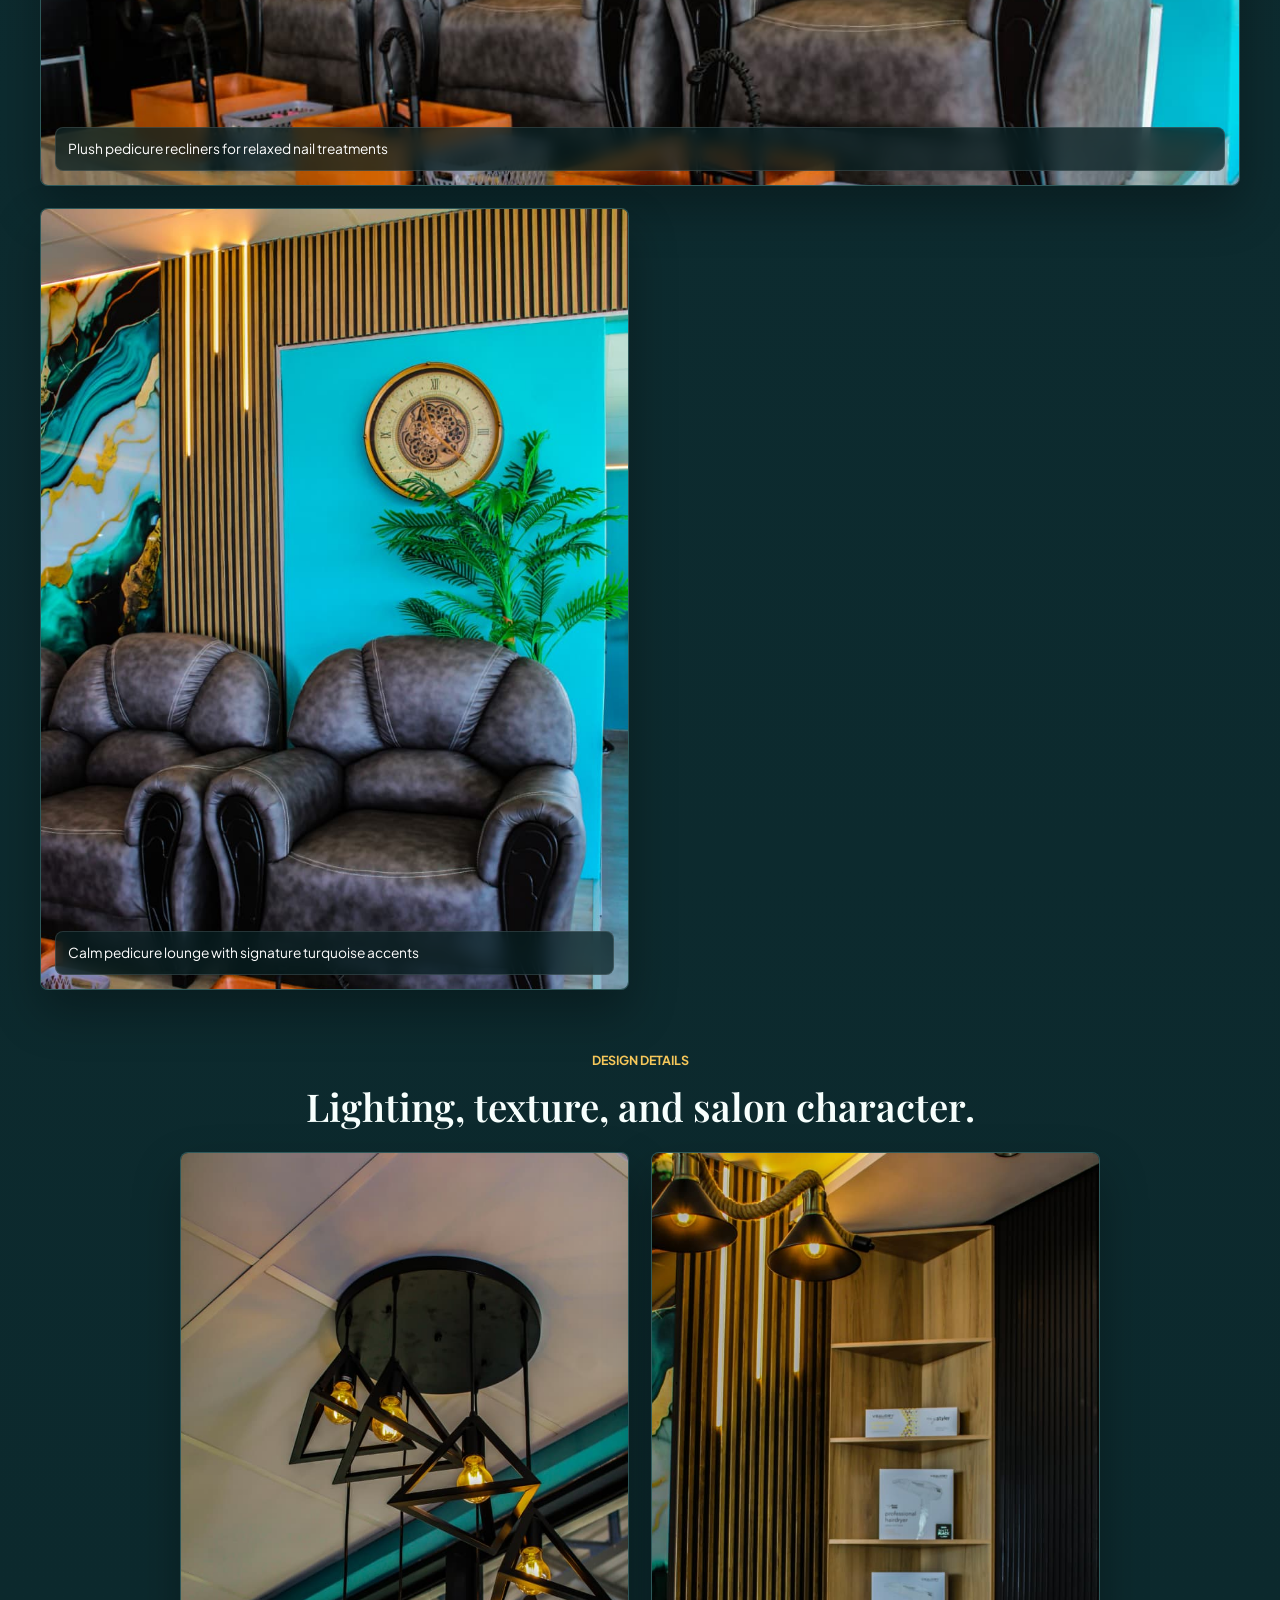
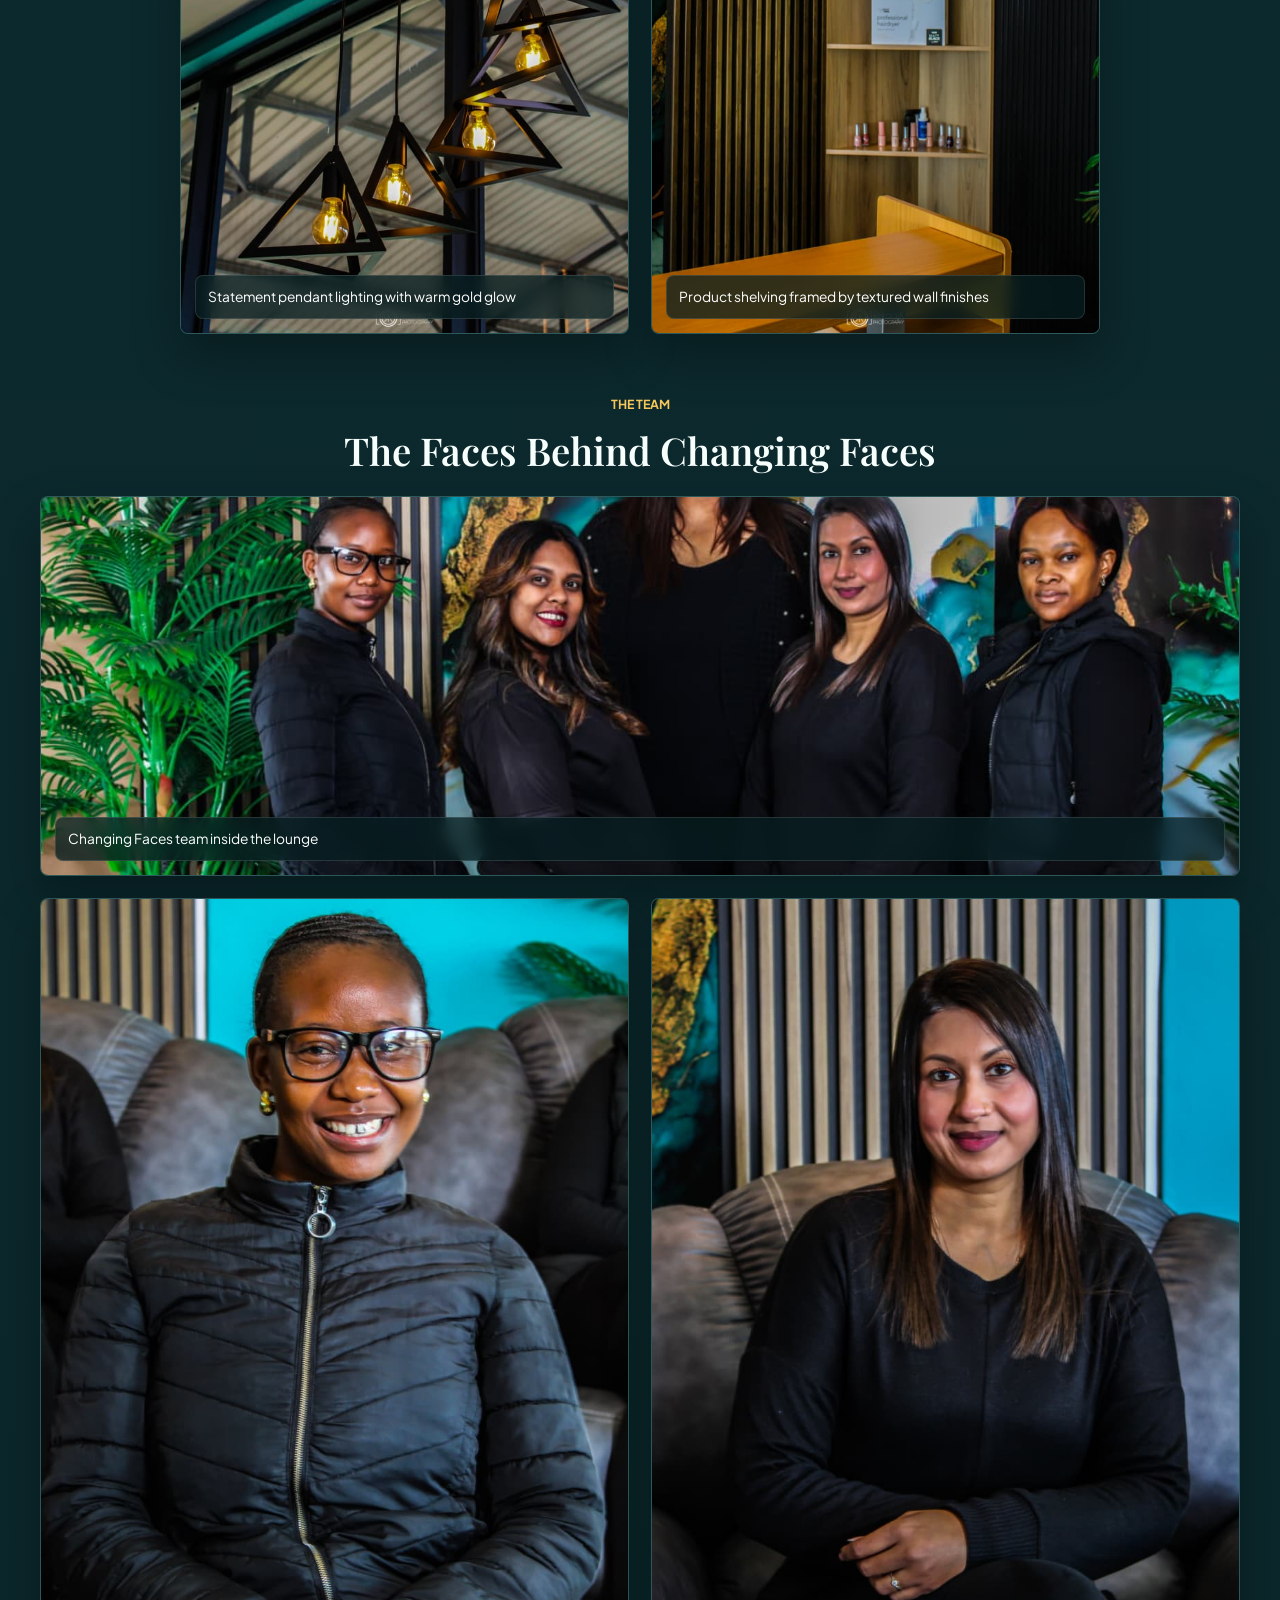
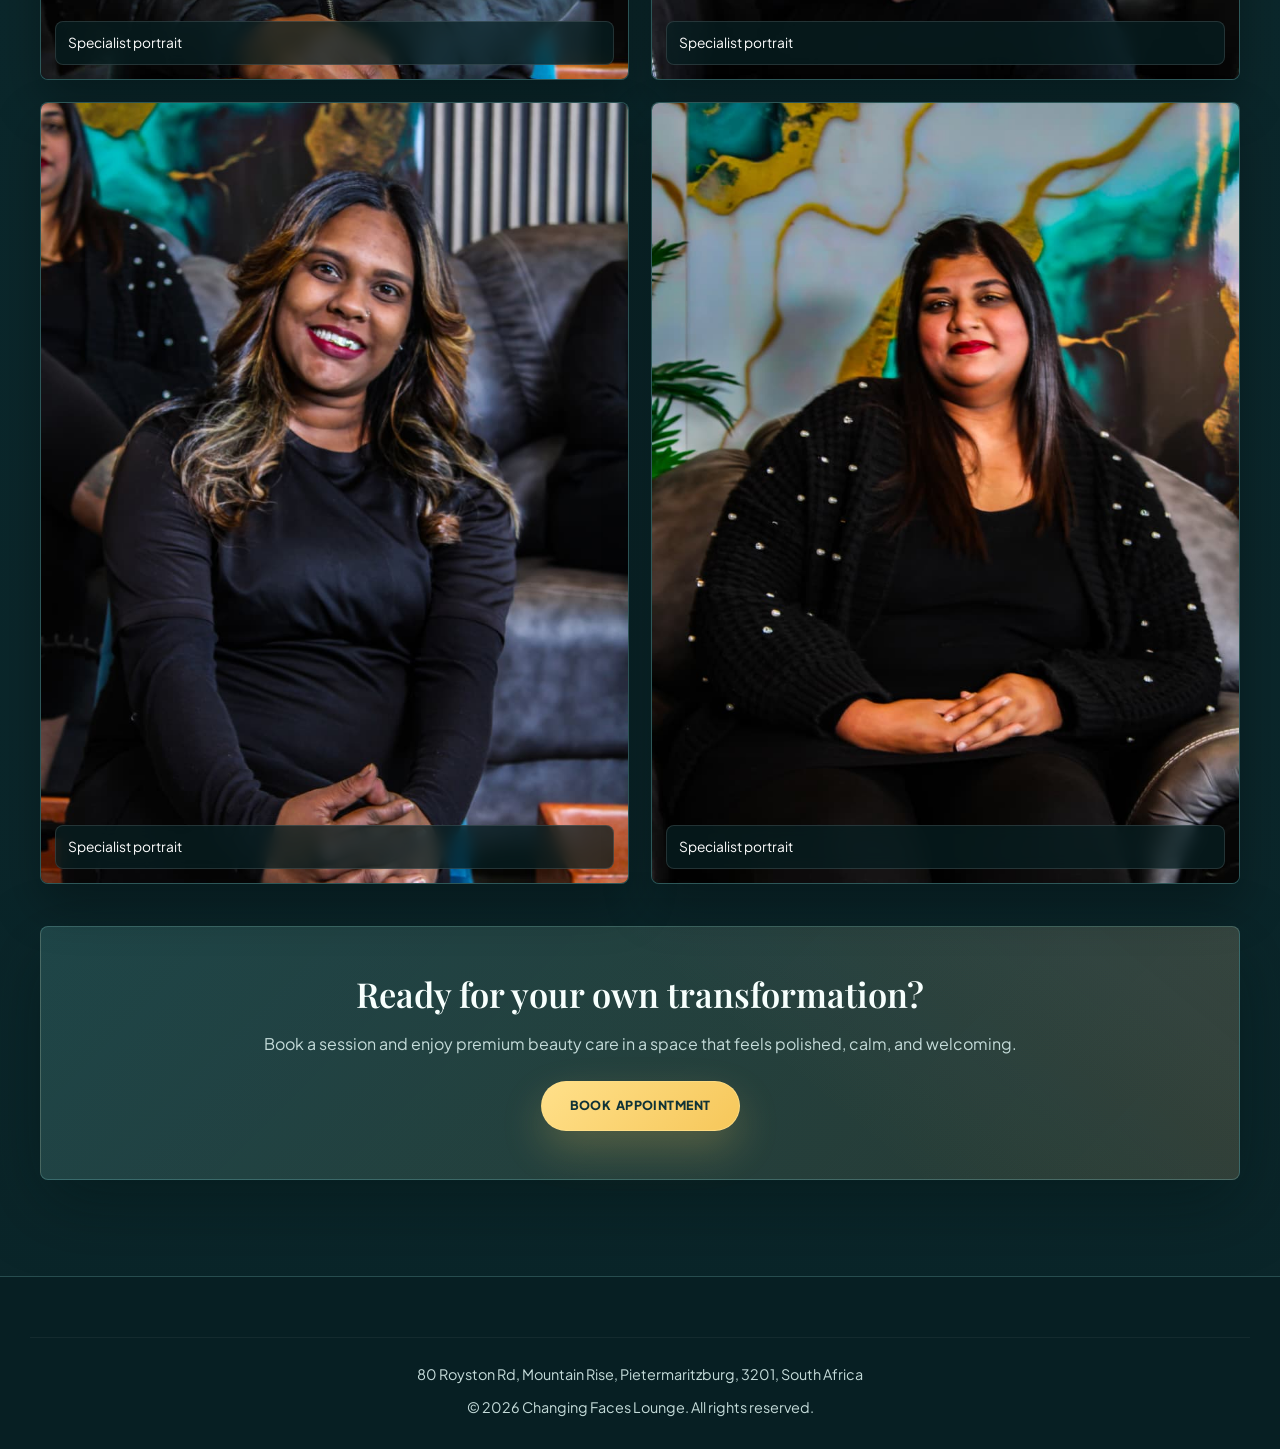
<file: gallery.html>
<!DOCTYPE html>
<html lang="en">
<head>
  <meta charset="UTF-8">
  <meta name="viewport" content="width=device-width, initial-scale=1.0, maximum-scale=1.0, user-scalable=no">
  <title>Gallery | Changing Faces</title>
  <link rel="icon" href="favicon.ico" sizes="any">
  <link rel="icon" type="image/png" sizes="48x48" href="favicon-48x48.png">
  <link rel="apple-touch-icon" sizes="180x180" href="apple-touch-icon.png">
  <link rel="manifest" href="site.webmanifest">
  <meta name="theme-color" content="#5bc4c6">
  <link rel="stylesheet" href="styles.css">
  <link href="https://fonts.googleapis.com/css2?family=Playfair+Display:ital,wght@0,600;0,700&family=Plus+Jakarta+Sans:wght@400;500;600;700&display=swap" rel="stylesheet">
</head>
<body>

  <header class="header">
    <div class="nav-container">
      <a href="index.html" class="logo-brand">
        <img src="images/Logo.jpeg" alt="Changing Faces logo" class="site-logo">
        <span class="brand-name">Changing <span class="teal-text">Faces</span></span>
      </a>
      <ul class="nav-menu">
        <li><a href="index.html" class="nav-link">Home</a></li>
        <li><a href="about.html" class="nav-link">About</a></li>
        <li><a href="services.html" class="nav-link">Services</a></li>
        <li><a href="gallery.html" class="nav-link">Gallery</a></li>
        <li><a href="pricing.html" class="nav-link">Pricing</a></li>
        <li><a href="contact.html" class="nav-link">Contact</a></li>
      </ul>
      <a href="https://wa.me/27677862277?text=Hi%20Changing%20Faces%2C%20I%20would%20like%20to%20make%20an%20inquiry." class="btn-gold">Book Appointment</a>
    </div>
  </header>

  <section class="hero gallery-hero">
    <h1 class="hero-title">Lounge <span class="teal-text">Visual Gallery</span></h1>
    <p class="hero-subtitle">Take a virtual glance into our salon atmosphere, modern stations, plush recliners, and elegant teal-and-gold design.</p>
  </section>

  <main class="container">
    <h2 class="section-title">See The <span class="gold-text">Space</span></h2>
    <p class="section-desc">A real look at the calm, polished environment customers enjoy when they visit Changing Faces.</p>

    <section class="video-feature video-feature-gallery" aria-label="Changing Faces video tour">
      <div class="video-copy">
        <span class="eyebrow">Video Walkthrough</span>
        <h2>Experience the lounge in motion.</h2>
        <p>A quick look at the salon atmosphere, premium finishes, and relaxing treatment spaces.</p>
      </div>
      <div class="video-frame">
        <iframe
          src="https://drive.google.com/file/d/1gehz0PmXi0O-mZowRQmbbUxDyWVu-AMi/preview"
          title="Changing Faces salon video walkthrough"
          allow="autoplay; fullscreen"
          allowfullscreen
          loading="lazy"></iframe>
      </div>
    </section>

    <section class="gallery-category" aria-label="Salon interior gallery">
      <div class="category-heading">
        <span class="eyebrow">Salon Interior</span>
        <h3>Premium spaces, polished finishes.</h3>
      </div>
      <div class="gallery-grid">
        <figure class="gallery-item gallery-wide">
          <img src="images/New pic 7.jpg" alt="Wide interior view of Changing Faces salon floor" loading="lazy">
          <figcaption>Open salon floor with styling stations and lounge seating</figcaption>
        </figure>
        <figure class="gallery-item">
          <img src="images/New pic 2.jpg" alt="Changing Faces reception area with teal marble wall" loading="lazy">
          <figcaption>Reception area with teal marble and warm gold lighting</figcaption>
        </figure>
        <figure class="gallery-item">
          <img src="images/Pic 4.jpg" alt="Changing Faces salon lounge with marble wall" loading="lazy">
          <figcaption>Elegant lounge views and luxury treatment chairs</figcaption>
        </figure>
      </div>
    </section>

    <section class="gallery-category" aria-label="Nail lounge gallery">
      <div class="category-heading">
        <span class="eyebrow">Nail Lounge</span>
        <h3>Comfort-first manicure and pedicure details.</h3>
      </div>
      <div class="gallery-grid">
        <figure class="gallery-item">
          <img src="images/New pic 1.jpg" alt="Changing Faces manicure station with beauty tools" loading="lazy">
          <figcaption>Prepared manicure station with premium care essentials</figcaption>
        </figure>
        <figure class="gallery-item">
          <img src="images/New pic 3.jpg" alt="Close-up of pedicure basin and tools" loading="lazy">
          <figcaption>Pedicure basin and treatment tools ready for service</figcaption>
        </figure>
        <figure class="gallery-item gallery-wide">
          <img src="images/New pic 4.jpg" alt="Changing Faces pedicure recliners" loading="lazy">
          <figcaption>Plush pedicure recliners for relaxed nail treatments</figcaption>
        </figure>
        <figure class="gallery-item gallery-item-portrait">
          <img src="images/New pic 15.jpg" alt="Pedicure lounge seating and turquoise wall" loading="lazy">
          <figcaption>Calm pedicure lounge with signature turquoise accents</figcaption>
        </figure>
      </div>
    </section>

    <section class="gallery-category" aria-label="Decor details gallery">
      <div class="category-heading">
        <span class="eyebrow">Design Details</span>
        <h3>Lighting, texture, and salon character.</h3>
      </div>
      <div class="gallery-grid gallery-grid-compact">
        <figure class="gallery-item gallery-item-portrait">
          <img src="images/New pic 5.jpg" alt="Decorative pendant lighting inside Changing Faces" loading="lazy">
          <figcaption>Statement pendant lighting with warm gold glow</figcaption>
        </figure>
        <figure class="gallery-item gallery-item-portrait">
          <img src="images/New pic 6.jpg" alt="Changing Faces product shelves and decor details" loading="lazy">
          <figcaption>Product shelving framed by textured wall finishes</figcaption>
        </figure>
      </div>
    </section>

    <section class="gallery-category" aria-label="Changing Faces team gallery">
      <div class="category-heading">
        <span class="eyebrow">The Team</span>
        <h3>The Faces Behind Changing Faces</h3>
      </div>
      <div class="gallery-grid">
        <figure class="gallery-item gallery-wide">
          <img src="images/New pic 9.jpg" alt="Changing Faces team seated in the salon lounge" loading="lazy">
          <figcaption>Changing Faces team inside the lounge</figcaption>
        </figure>
        <figure class="gallery-item gallery-item-portrait">
          <img src="images/New pic 10.jpg" alt="Changing Faces beauty specialist portrait" loading="lazy">
          <figcaption>Specialist portrait</figcaption>
        </figure>
        <figure class="gallery-item gallery-item-portrait">
          <img src="images/New pic 12.jpg" alt="Changing Faces stylist portrait" loading="lazy">
          <figcaption>Specialist portrait</figcaption>
        </figure>
        <figure class="gallery-item gallery-item-portrait">
          <img src="images/New pic 13.jpg" alt="Changing Faces hair and beauty specialist portrait" loading="lazy">
          <figcaption>Specialist portrait</figcaption>
        </figure>
        <figure class="gallery-item gallery-item-portrait">
          <img src="images/New pic 14.jpg" alt="Changing Faces salon specialist portrait" loading="lazy">
          <figcaption>Specialist portrait</figcaption>
        </figure>
      </div>
    </section>

    <section class="gallery-cta">
      <h2>Ready for your own transformation?</h2>
      <p>Book a session and enjoy premium beauty care in a space that feels polished, calm, and welcoming.</p>
      <a href="https://wa.me/27677862277?text=Hi%20Changing%20Faces%2C%20I%20would%20like%20to%20make%20an%20inquiry." class="btn-gold">Book Appointment</a>
    </section>
  </main>

  <footer class="footer">
    <div class="footer-bottom">
      <p class="footer-address">80 Royston Rd, Mountain Rise, Pietermaritzburg, 3201, South Africa</p>
      <p>&copy; 2026 Changing Faces Lounge. All rights reserved.</p>
    </div>
  </footer>

</body>
</html>
</file>
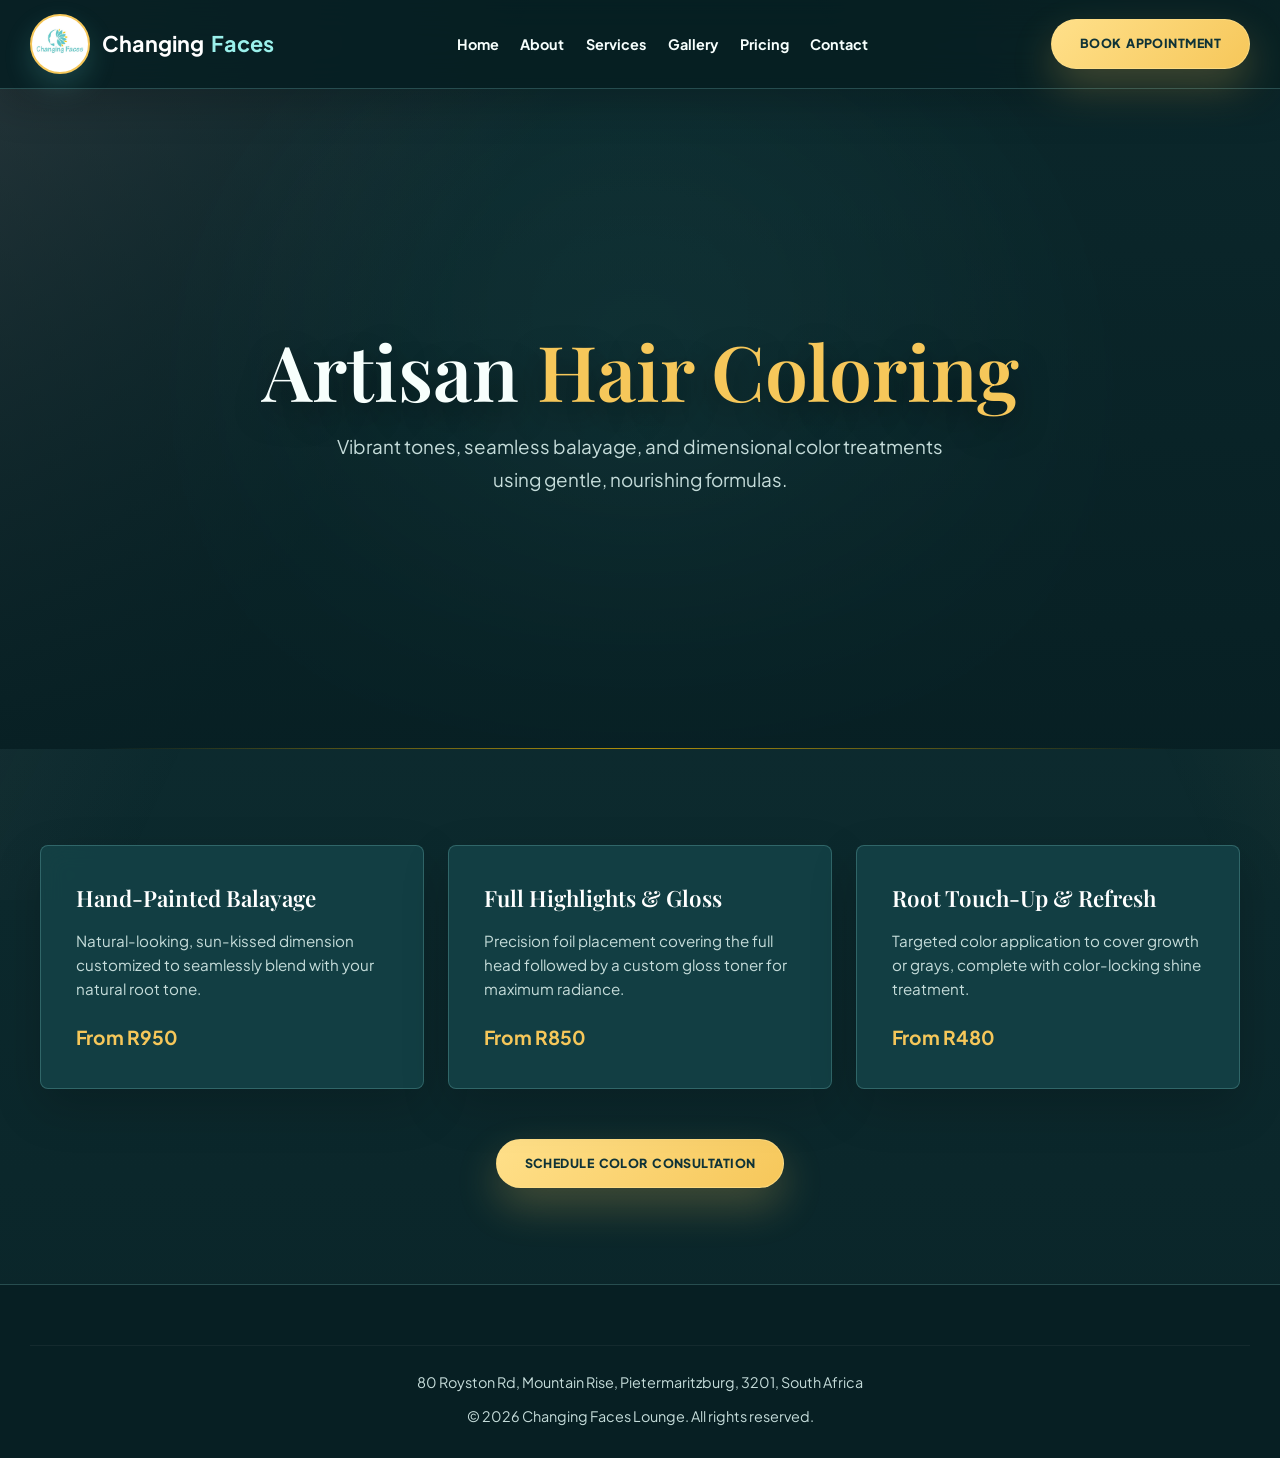
<file: hair-coloring.html>
<!DOCTYPE html>
<html lang="en">
<head>
  <meta charset="UTF-8">
  <meta name="viewport" content="width=device-width, initial-scale=1.0, maximum-scale=1.0, user-scalable=no">
  <title>Hair Color & Balayage | Changing Faces</title>
  <link rel="icon" href="favicon.ico" sizes="any">
  <link rel="icon" type="image/png" sizes="48x48" href="favicon-48x48.png">
  <link rel="apple-touch-icon" sizes="180x180" href="apple-touch-icon.png">
  <link rel="manifest" href="site.webmanifest">
  <meta name="theme-color" content="#5bc4c6">
  <link rel="stylesheet" href="styles.css">
  <link href="https://fonts.googleapis.com/css2?family=Playfair+Display:ital,wght@0,600;0,700&family=Plus+Jakarta+Sans:wght@400;500;600;700&display=swap" rel="stylesheet">
</head>
<body>

  <header class="header">
    <div class="nav-container">
      <a href="index.html" class="logo-brand">
        <img src="images/Logo.jpeg" alt="Changing Faces logo" class="site-logo">
        <span class="brand-name">Changing <span class="teal-text">Faces</span></span>
      </a>
      <ul class="nav-menu">
        <li><a href="index.html" class="nav-link">Home</a></li>
        <li><a href="about.html" class="nav-link">About</a></li>
        <li><a href="services.html" class="nav-link">Services</a></li>
        <li><a href="gallery.html" class="nav-link">Gallery</a></li>
        <li><a href="pricing.html" class="nav-link">Pricing</a></li>
        <li><a href="contact.html" class="nav-link">Contact</a></li>
      </ul>
      <a href="https://wa.me/27677862277?text=Hi%20Changing%20Faces%2C%20I%20would%20like%20to%20make%20an%20inquiry." class="btn-gold">Book Appointment</a>
    </div>
  </header>

  <section class="hero">
    <h1 class="hero-title">Artisan <span class="gold-text">Hair Coloring</span></h1>
    <p class="hero-subtitle">Vibrant tones, seamless balayage, and dimensional color treatments using gentle, nourishing formulas.</p>
  </section>

  <main class="container">
    <div class="grid-3">
      <div class="card">
        <h3 class="card-title">Hand-Painted Balayage</h3>
        <p class="card-text">Natural-looking, sun-kissed dimension customized to seamlessly blend with your natural root tone.</p>
        <span class="gold-text" style="font-weight:700; font-size:1.2rem;">From R950</span>
      </div>

      <div class="card">
        <h3 class="card-title">Full Highlights & Gloss</h3>
        <p class="card-text">Precision foil placement covering the full head followed by a custom gloss toner for maximum radiance.</p>
        <span class="gold-text" style="font-weight:700; font-size:1.2rem;">From R850</span>
      </div>

      <div class="card">
        <h3 class="card-title">Root Touch-Up & Refresh</h3>
        <p class="card-text">Targeted color application to cover growth or grays, complete with color-locking shine treatment.</p>
        <span class="gold-text" style="font-weight:700; font-size:1.2rem;">From R480</span>
      </div>
    </div>

    <div style="text-align: center; margin-top: 50px;">
      <a href="https://wa.me/27677862277?text=Hi%20Changing%20Faces%2C%20I%20would%20like%20to%20inquire%20about%20hair%20coloring." class="btn-gold">Schedule Color Consultation</a>
    </div>
  </main>

  <footer class="footer">
    <div class="footer-bottom">
      <p class="footer-address">80 Royston Rd, Mountain Rise, Pietermaritzburg, 3201, South Africa</p>
      <p>&copy; 2026 Changing Faces Lounge. All rights reserved.</p>
    </div>
  </footer>

</body>
</html>
</file>
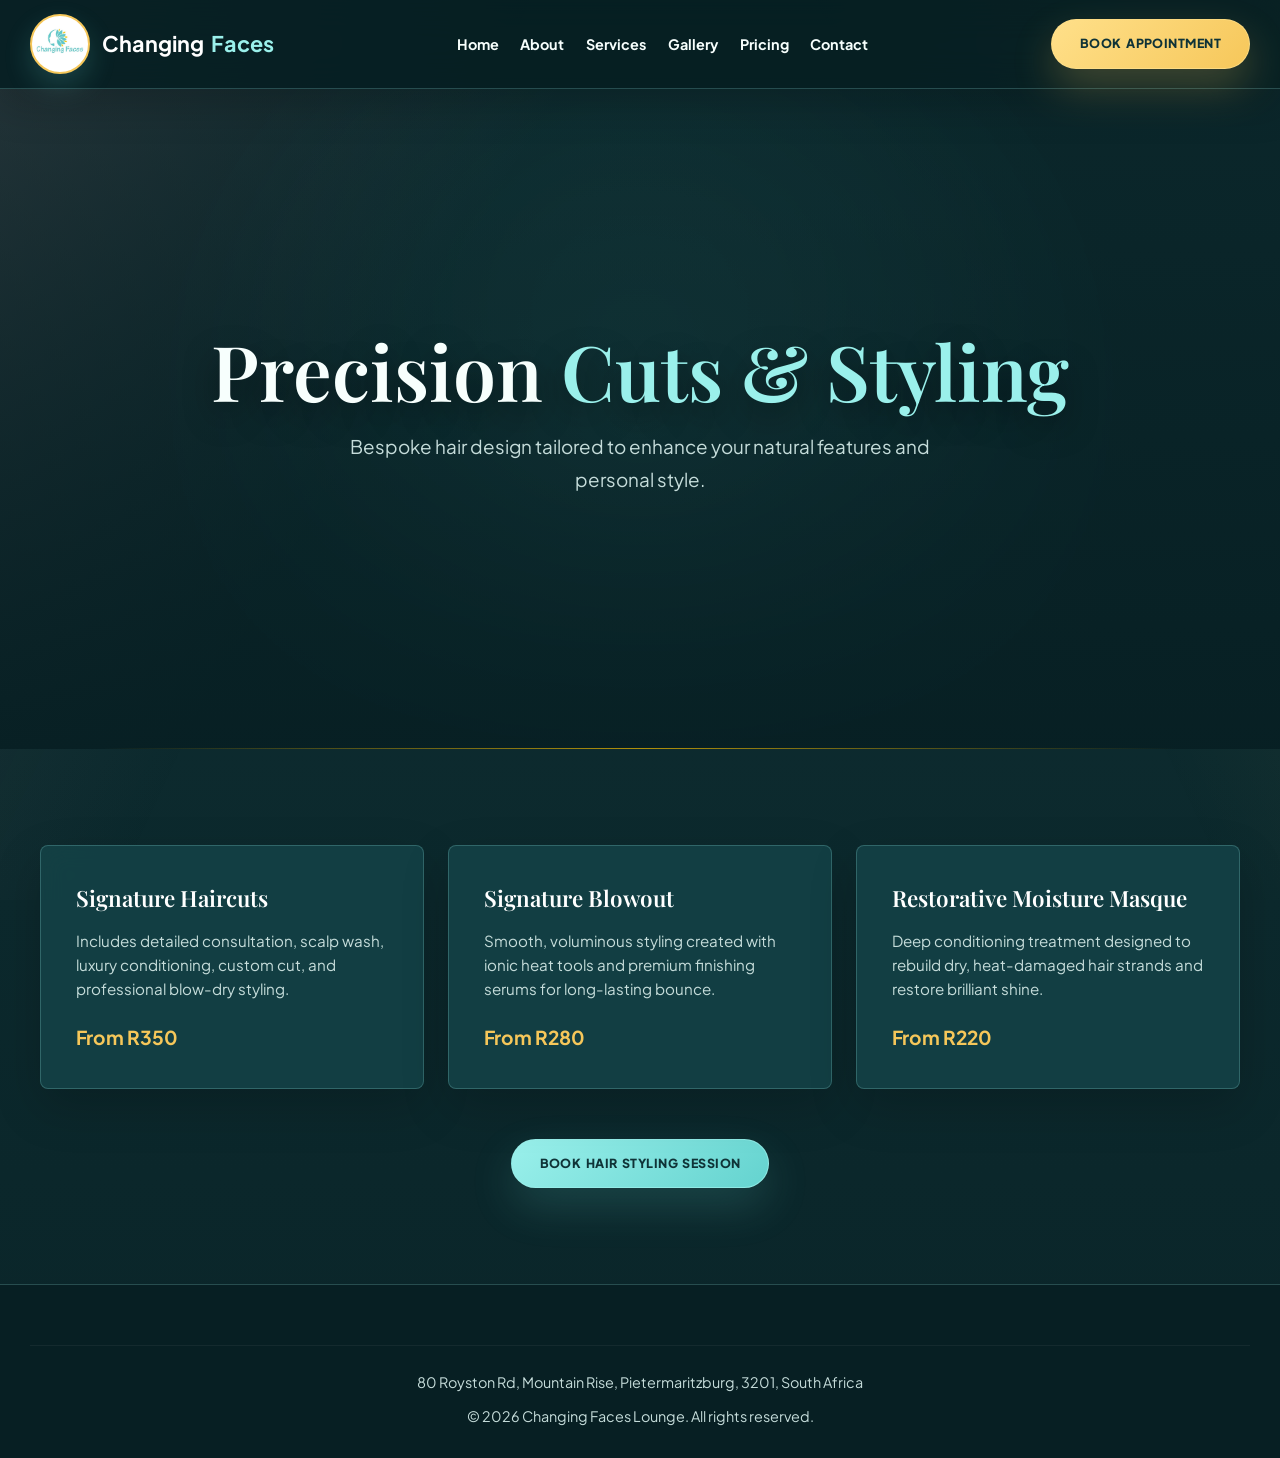
<file: hair-styling.html>
<!DOCTYPE html>
<html lang="en">
<head>
  <meta charset="UTF-8">
  <meta name="viewport" content="width=device-width, initial-scale=1.0, maximum-scale=1.0, user-scalable=no">
  <title>Hair Styling & Cuts | Changing Faces</title>
  <link rel="icon" href="favicon.ico" sizes="any">
  <link rel="icon" type="image/png" sizes="48x48" href="favicon-48x48.png">
  <link rel="apple-touch-icon" sizes="180x180" href="apple-touch-icon.png">
  <link rel="manifest" href="site.webmanifest">
  <meta name="theme-color" content="#5bc4c6">
  <link rel="stylesheet" href="styles.css">
  <link href="https://fonts.googleapis.com/css2?family=Playfair+Display:ital,wght@0,600;0,700&family=Plus+Jakarta+Sans:wght@400;500;600;700&display=swap" rel="stylesheet">
</head>
<body>

  <header class="header">
    <div class="nav-container">
      <a href="index.html" class="logo-brand">
        <img src="images/Logo.jpeg" alt="Changing Faces logo" class="site-logo">
        <span class="brand-name">Changing <span class="teal-text">Faces</span></span>
      </a>
      <ul class="nav-menu">
        <li><a href="index.html" class="nav-link">Home</a></li>
        <li><a href="about.html" class="nav-link">About</a></li>
        <li><a href="services.html" class="nav-link">Services</a></li>
        <li><a href="gallery.html" class="nav-link">Gallery</a></li>
        <li><a href="pricing.html" class="nav-link">Pricing</a></li>
        <li><a href="contact.html" class="nav-link">Contact</a></li>
      </ul>
      <a href="https://wa.me/27677862277?text=Hi%20Changing%20Faces%2C%20I%20would%20like%20to%20make%20an%20inquiry." class="btn-gold">Book Appointment</a>
    </div>
  </header>

  <section class="hero">
    <h1 class="hero-title">Precision <span class="teal-text">Cuts & Styling</span></h1>
    <p class="hero-subtitle">Bespoke hair design tailored to enhance your natural features and personal style.</p>
  </section>

  <main class="container">
    <div class="grid-3">
      <div class="card">
        <h3 class="card-title">Signature Haircuts</h3>
        <p class="card-text">Includes detailed consultation, scalp wash, luxury conditioning, custom cut, and professional blow-dry styling.</p>
        <span class="gold-text" style="font-weight:700; font-size:1.2rem;">From R350</span>
      </div>

      <div class="card">
        <h3 class="card-title">Signature Blowout</h3>
        <p class="card-text">Smooth, voluminous styling created with ionic heat tools and premium finishing serums for long-lasting bounce.</p>
        <span class="gold-text" style="font-weight:700; font-size:1.2rem;">From R280</span>
      </div>

      <div class="card">
        <h3 class="card-title">Restorative Moisture Masque</h3>
        <p class="card-text">Deep conditioning treatment designed to rebuild dry, heat-damaged hair strands and restore brilliant shine.</p>
        <span class="gold-text" style="font-weight:700; font-size:1.2rem;">From R220</span>
      </div>
    </div>

    <div style="text-align: center; margin-top: 50px;">
      <a href="https://wa.me/27677862277?text=Hi%20Changing%20Faces%2C%20I%20would%20like%20to%20inquire%20about%20hair%20styling." class="btn-primary">Book Hair Styling Session</a>
    </div>
  </main>

  <footer class="footer">
    <div class="footer-bottom">
      <p class="footer-address">80 Royston Rd, Mountain Rise, Pietermaritzburg, 3201, South Africa</p>
      <p>&copy; 2026 Changing Faces Lounge. All rights reserved.</p>
    </div>
  </footer>

</body>
</html>
</file>
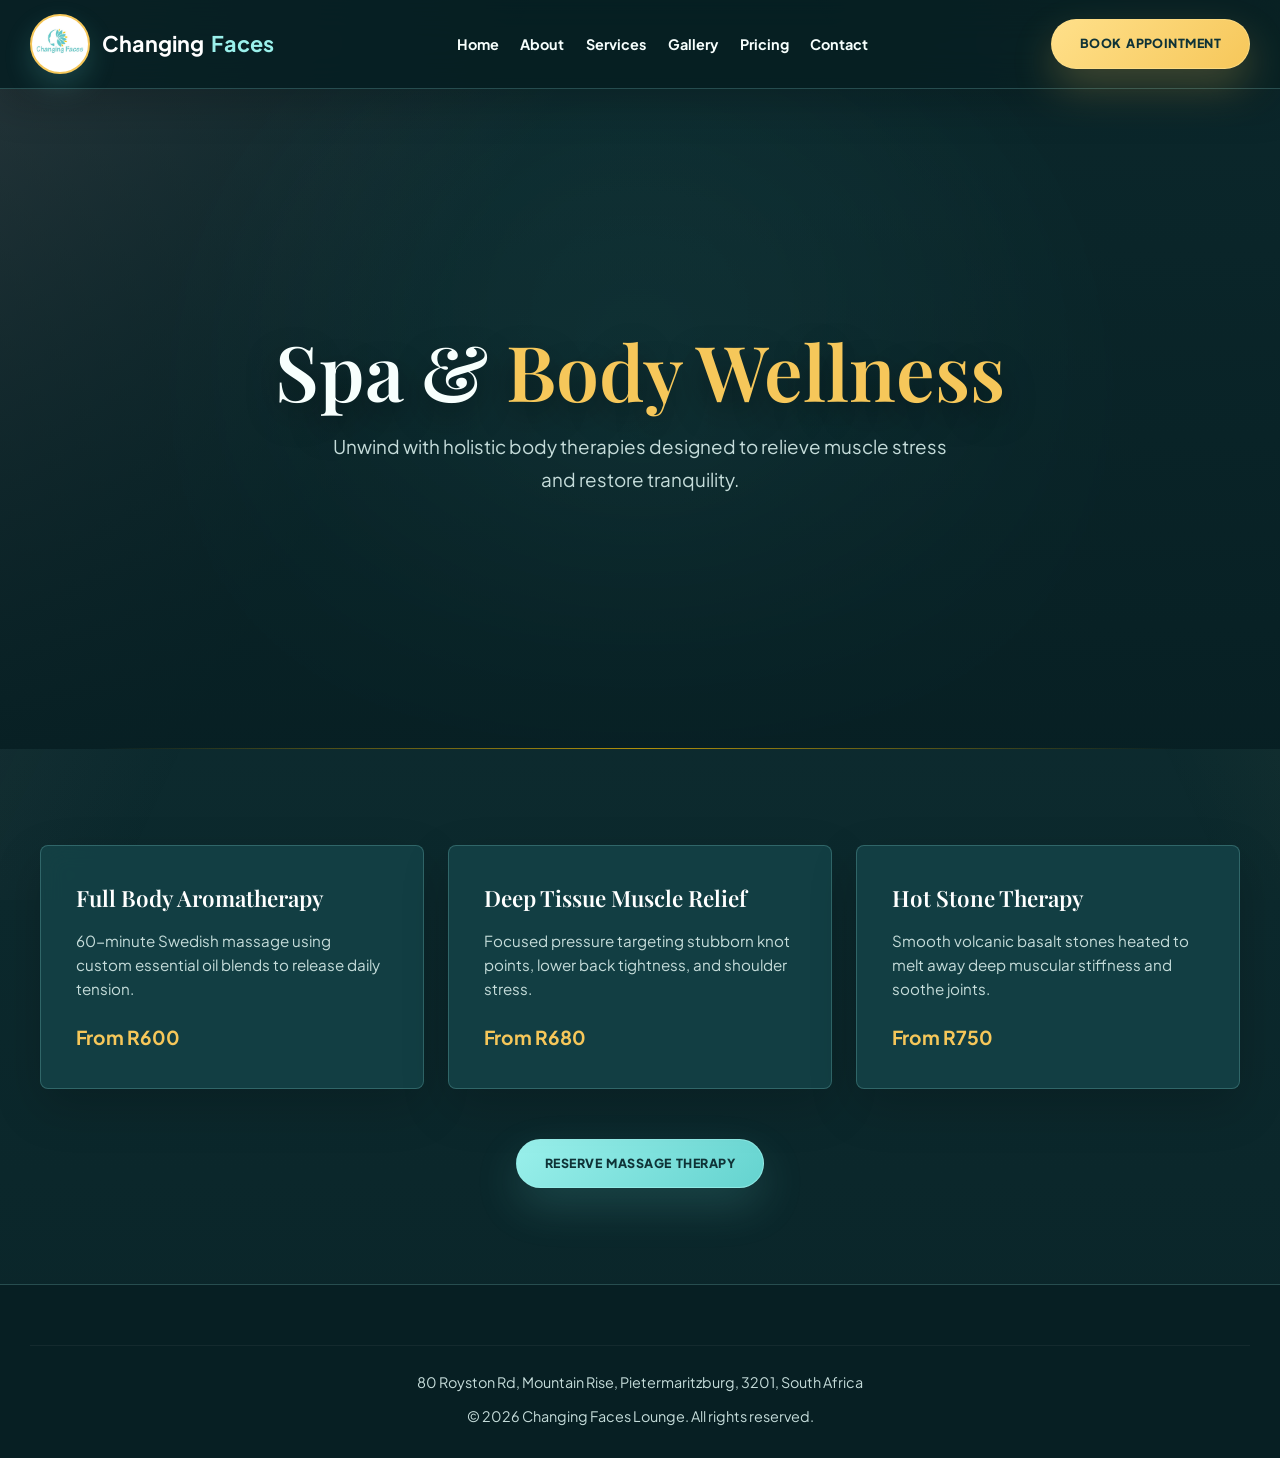
<file: massage-spa.html>
<!DOCTYPE html>
<html lang="en">
<head>
  <meta charset="UTF-8">
  <meta name="viewport" content="width=device-width, initial-scale=1.0, maximum-scale=1.0, user-scalable=no">
  <title>Spa & Massage | Changing Faces</title>
  <link rel="icon" href="favicon.ico" sizes="any">
  <link rel="icon" type="image/png" sizes="48x48" href="favicon-48x48.png">
  <link rel="apple-touch-icon" sizes="180x180" href="apple-touch-icon.png">
  <link rel="manifest" href="site.webmanifest">
  <meta name="theme-color" content="#5bc4c6">
  <link rel="stylesheet" href="styles.css">
  <link href="https://fonts.googleapis.com/css2?family=Playfair+Display:ital,wght@0,600;0,700&family=Plus+Jakarta+Sans:wght@400;500;600;700&display=swap" rel="stylesheet">
</head>
<body>

  <header class="header">
    <div class="nav-container">
      <a href="index.html" class="logo-brand">
        <img src="images/Logo.jpeg" alt="Changing Faces logo" class="site-logo">
        <span class="brand-name">Changing <span class="teal-text">Faces</span></span>
      </a>
      <ul class="nav-menu">
        <li><a href="index.html" class="nav-link">Home</a></li>
        <li><a href="about.html" class="nav-link">About</a></li>
        <li><a href="services.html" class="nav-link">Services</a></li>
        <li><a href="gallery.html" class="nav-link">Gallery</a></li>
        <li><a href="pricing.html" class="nav-link">Pricing</a></li>
        <li><a href="contact.html" class="nav-link">Contact</a></li>
      </ul>
      <a href="https://wa.me/27677862277?text=Hi%20Changing%20Faces%2C%20I%20would%20like%20to%20make%20an%20inquiry." class="btn-gold">Book Appointment</a>
    </div>
  </header>

  <section class="hero">
    <h1 class="hero-title">Spa & <span class="gold-text">Body Wellness</span></h1>
    <p class="hero-subtitle">Unwind with holistic body therapies designed to relieve muscle stress and restore tranquility.</p>
  </section>

  <main class="container">
    <div class="grid-3">
      <div class="card">
        <h3 class="card-title">Full Body Aromatherapy</h3>
        <p class="card-text">60-minute Swedish massage using custom essential oil blends to release daily tension.</p>
        <span class="gold-text" style="font-weight:700; font-size:1.2rem;">From R600</span>
      </div>

      <div class="card">
        <h3 class="card-title">Deep Tissue Muscle Relief</h3>
        <p class="card-text">Focused pressure targeting stubborn knot points, lower back tightness, and shoulder stress.</p>
        <span class="gold-text" style="font-weight:700; font-size:1.2rem;">From R680</span>
      </div>

      <div class="card">
        <h3 class="card-title">Hot Stone Therapy</h3>
        <p class="card-text">Smooth volcanic basalt stones heated to melt away deep muscular stiffness and soothe joints.</p>
        <span class="gold-text" style="font-weight:700; font-size:1.2rem;">From R750</span>
      </div>
    </div>

    <div style="text-align: center; margin-top: 50px;">
      <a href="https://wa.me/27677862277?text=Hi%20Changing%20Faces%2C%20I%20would%20like%20to%20inquire%20about%20massage%20therapy." class="btn-primary">Reserve Massage Therapy</a>
    </div>
  </main>

  <footer class="footer">
    <div class="footer-bottom">
      <p class="footer-address">80 Royston Rd, Mountain Rise, Pietermaritzburg, 3201, South Africa</p>
      <p>&copy; 2026 Changing Faces Lounge. All rights reserved.</p>
    </div>
  </footer>

</body>
</html>
</file>
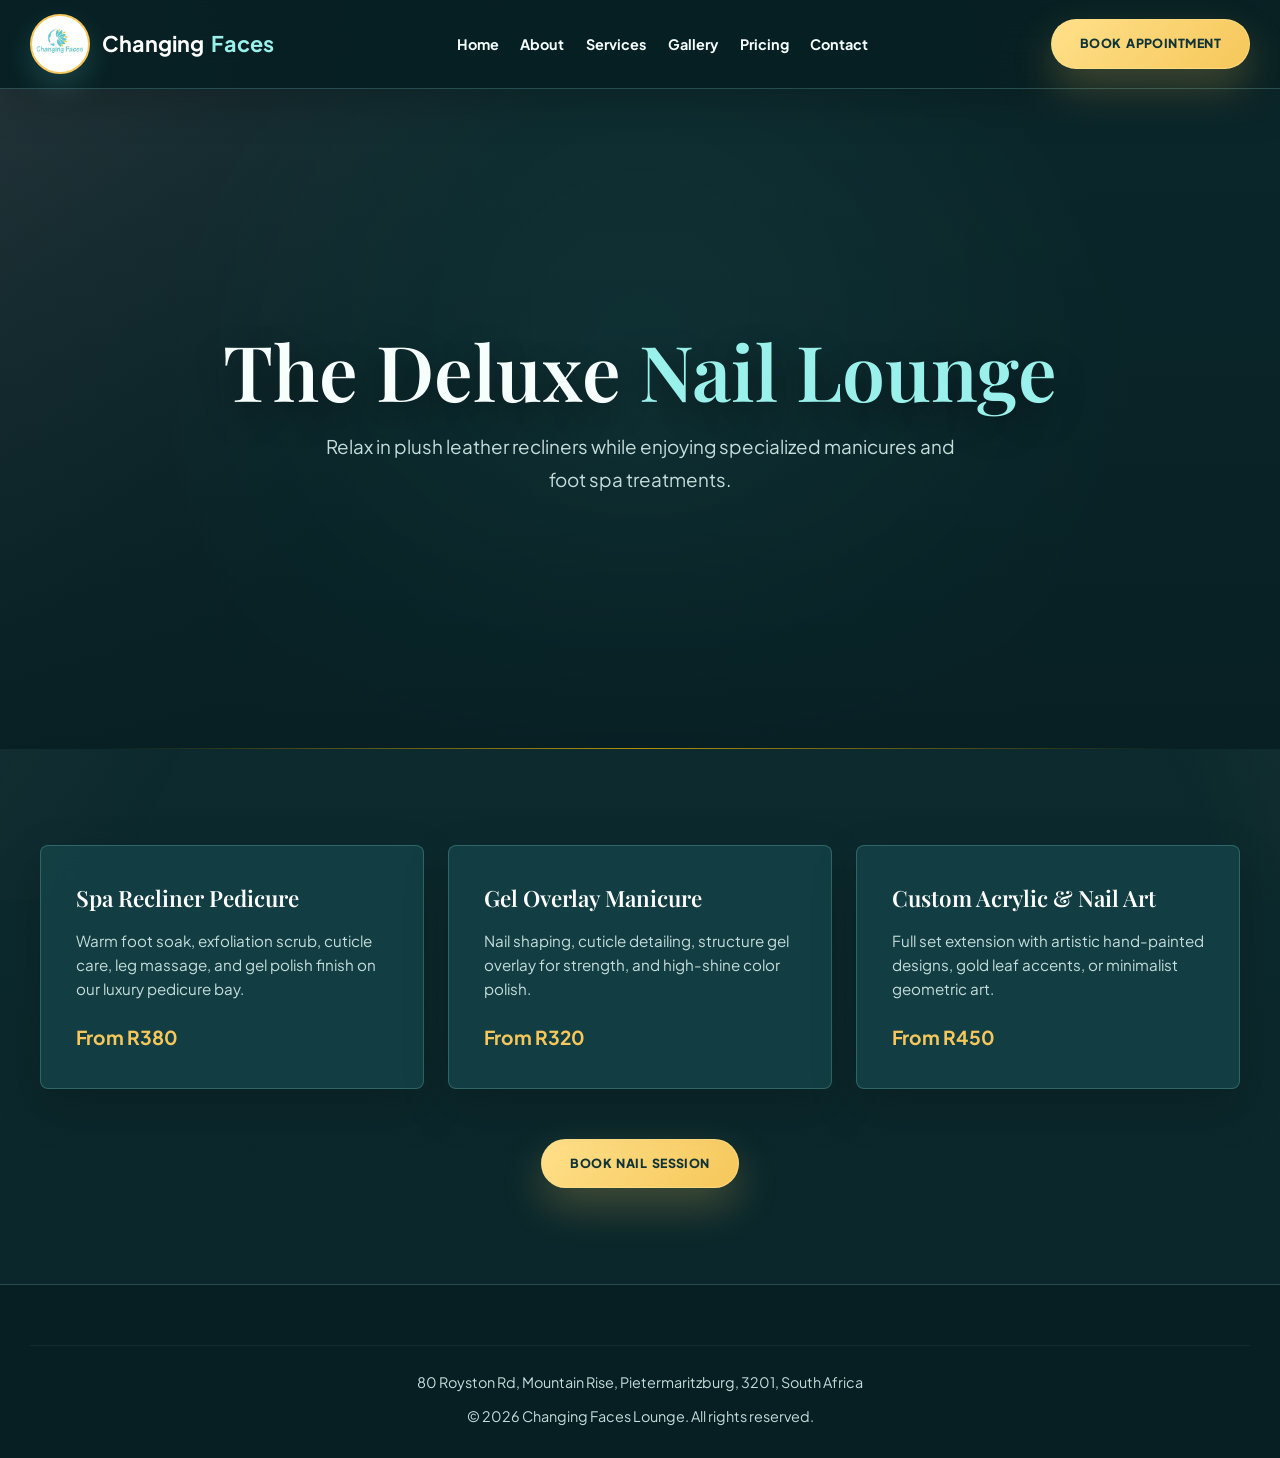
<file: nail-lounge.html>
<!DOCTYPE html>
<html lang="en">
<head>
  <meta charset="UTF-8">
  <meta name="viewport" content="width=device-width, initial-scale=1.0, maximum-scale=1.0, user-scalable=no">
  <title>Nail Lounge & Pedicures | Changing Faces</title>
  <link rel="icon" href="favicon.ico" sizes="any">
  <link rel="icon" type="image/png" sizes="48x48" href="favicon-48x48.png">
  <link rel="apple-touch-icon" sizes="180x180" href="apple-touch-icon.png">
  <link rel="manifest" href="site.webmanifest">
  <meta name="theme-color" content="#5bc4c6">
  <link rel="stylesheet" href="styles.css">
  <link href="https://fonts.googleapis.com/css2?family=Playfair+Display:ital,wght@0,600;0,700&family=Plus+Jakarta+Sans:wght@400;500;600;700&display=swap" rel="stylesheet">
</head>
<body>

  <header class="header">
    <div class="nav-container">
      <a href="index.html" class="logo-brand">
        <img src="images/Logo.jpeg" alt="Changing Faces logo" class="site-logo">
        <span class="brand-name">Changing <span class="teal-text">Faces</span></span>
      </a>
      <ul class="nav-menu">
        <li><a href="index.html" class="nav-link">Home</a></li>
        <li><a href="about.html" class="nav-link">About</a></li>
        <li><a href="services.html" class="nav-link">Services</a></li>
        <li><a href="gallery.html" class="nav-link">Gallery</a></li>
        <li><a href="pricing.html" class="nav-link">Pricing</a></li>
        <li><a href="contact.html" class="nav-link">Contact</a></li>
      </ul>
      <a href="https://wa.me/27677862277?text=Hi%20Changing%20Faces%2C%20I%20would%20like%20to%20make%20an%20inquiry." class="btn-gold">Book Appointment</a>
    </div>
  </header>

  <section class="hero">
    <h1 class="hero-title">The Deluxe <span class="teal-text">Nail Lounge</span></h1>
    <p class="hero-subtitle">Relax in plush leather recliners while enjoying specialized manicures and foot spa treatments.</p>
  </section>

  <main class="container">
    <div class="grid-3">
      <div class="card">
        <h3 class="card-title">Spa Recliner Pedicure</h3>
        <p class="card-text">Warm foot soak, exfoliation scrub, cuticle care, leg massage, and gel polish finish on our luxury pedicure bay.</p>
        <span class="gold-text" style="font-weight:700; font-size:1.2rem;">From R380</span>
      </div>

      <div class="card">
        <h3 class="card-title">Gel Overlay Manicure</h3>
        <p class="card-text">Nail shaping, cuticle detailing, structure gel overlay for strength, and high-shine color polish.</p>
        <span class="gold-text" style="font-weight:700; font-size:1.2rem;">From R320</span>
      </div>

      <div class="card">
        <h3 class="card-title">Custom Acrylic & Nail Art</h3>
        <p class="card-text">Full set extension with artistic hand-painted designs, gold leaf accents, or minimalist geometric art.</p>
        <span class="gold-text" style="font-weight:700; font-size:1.2rem;">From R450</span>
      </div>
    </div>

    <div style="text-align: center; margin-top: 50px;">
      <a href="https://wa.me/27677862277?text=Hi%20Changing%20Faces%2C%20I%20would%20like%20to%20inquire%20about%20nail%20services." class="btn-gold">Book Nail Session</a>
    </div>
  </main>

  <footer class="footer">
    <div class="footer-bottom">
      <p class="footer-address">80 Royston Rd, Mountain Rise, Pietermaritzburg, 3201, South Africa</p>
      <p>&copy; 2026 Changing Faces Lounge. All rights reserved.</p>
    </div>
  </footer>

</body>
</html>
</file>
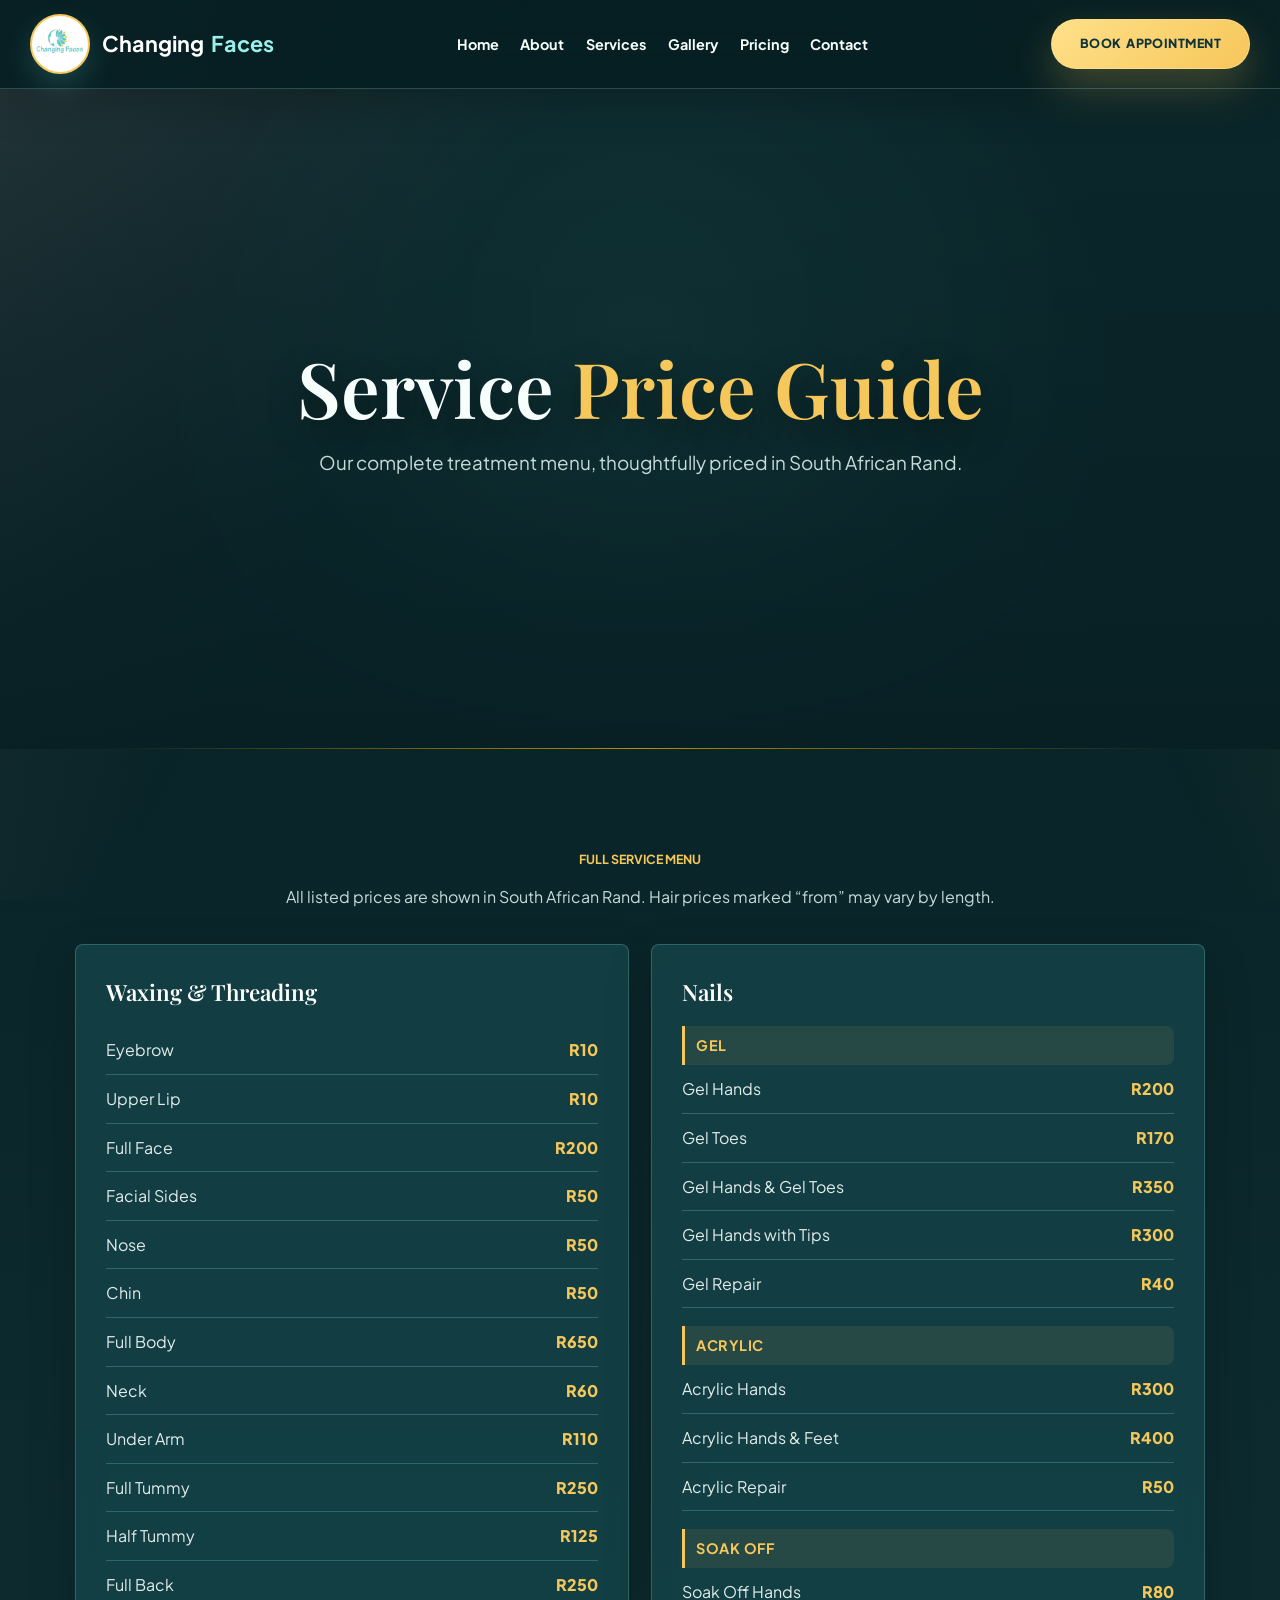
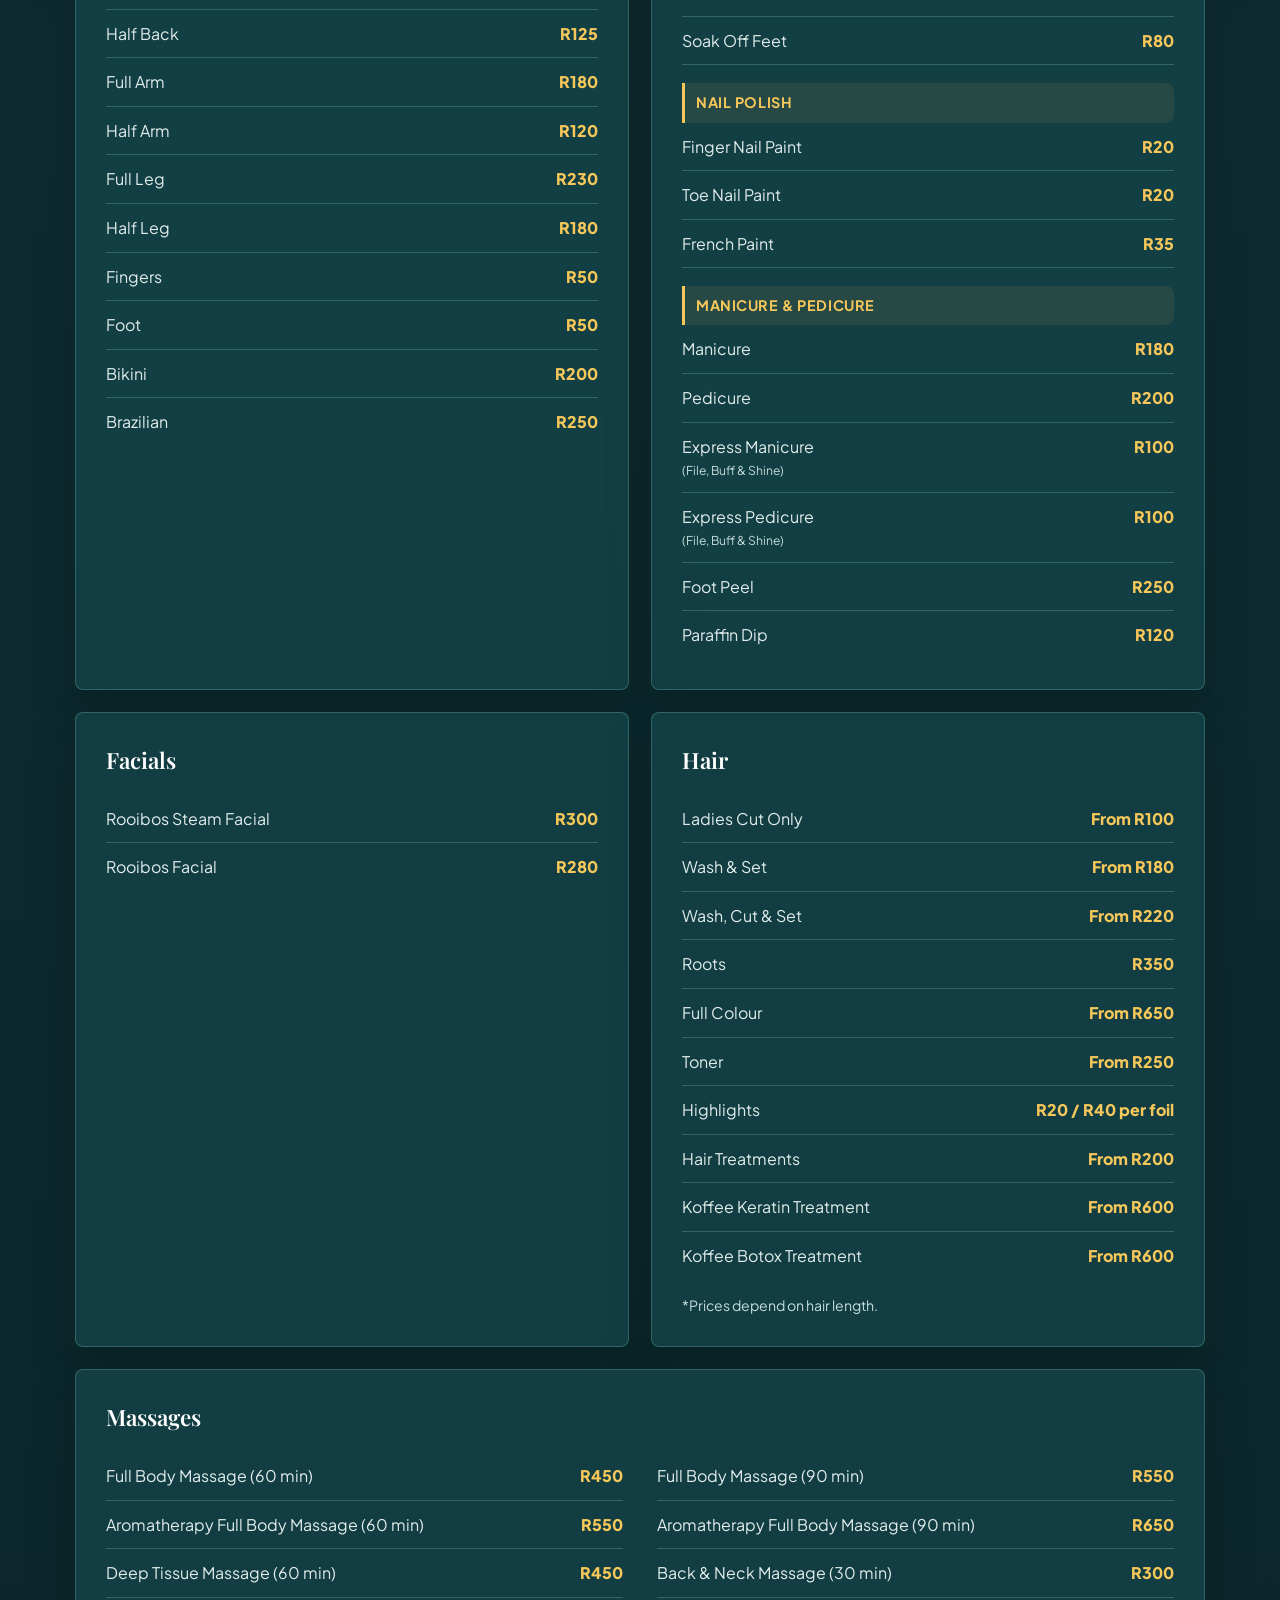
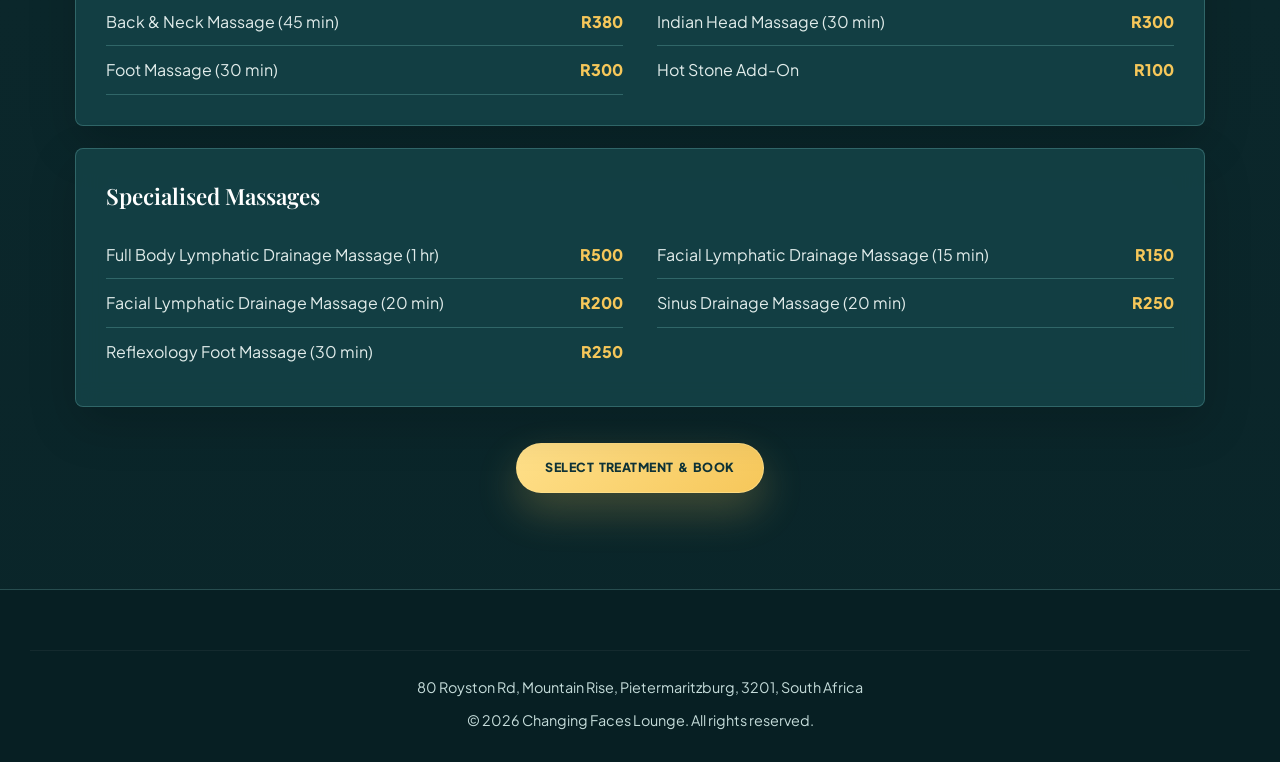
<file: pricing.html>
<!DOCTYPE html>
<html lang="en">
<head>
  <meta charset="UTF-8">
  <meta name="viewport" content="width=device-width, initial-scale=1.0, maximum-scale=1.0, user-scalable=no">
  <title>Price List | Changing Faces</title>
  <link rel="icon" href="favicon.ico" sizes="any">
  <link rel="icon" type="image/png" sizes="48x48" href="favicon-48x48.png">
  <link rel="apple-touch-icon" sizes="180x180" href="apple-touch-icon.png">
  <link rel="manifest" href="site.webmanifest">
  <meta name="theme-color" content="#5bc4c6">
  <link rel="stylesheet" href="styles.css">
  <link href="https://fonts.googleapis.com/css2?family=Playfair+Display:ital,wght@0,600;0,700&family=Plus+Jakarta+Sans:wght@400;500;600;700&display=swap" rel="stylesheet">
</head>
<body>

  <header class="header">
    <div class="nav-container">
      <a href="index.html" class="logo-brand">
        <img src="images/Logo.jpeg" alt="Changing Faces logo" class="site-logo">
        <span class="brand-name">Changing <span class="teal-text">Faces</span></span>
      </a>
      <ul class="nav-menu">
        <li><a href="index.html" class="nav-link">Home</a></li>
        <li><a href="about.html" class="nav-link">About</a></li>
        <li><a href="services.html" class="nav-link">Services</a></li>
        <li><a href="gallery.html" class="nav-link">Gallery</a></li>
        <li><a href="pricing.html" class="nav-link">Pricing</a></li>
        <li><a href="contact.html" class="nav-link">Contact</a></li>
      </ul>
      <a href="booking.html" class="btn-gold">Book Appointment</a>
    </div>
  </header>

  <section class="hero">
    <h1 class="hero-title">Service <span class="gold-text">Price Guide</span></h1>
    <p class="hero-subtitle">Our complete treatment menu, thoughtfully priced in South African Rand.</p>
  </section>

  <main class="container pricing-container">
    <div class="pricing-note">
      <span class="eyebrow">Full Service Menu</span>
      <p>All listed prices are shown in South African Rand. Hair prices marked “from” may vary by length.</p>
    </div>

    <section class="pricing-grid" aria-label="Changing Faces full pricing list">
      <article class="card pricing-card">
        <h3 class="card-title teal-text">Waxing &amp; Threading</h3>
        <div class="price-list">
          <div class="price-row"><span>Eyebrow</span><span>R10</span></div><div class="price-row"><span>Upper Lip</span><span>R10</span></div><div class="price-row"><span>Full Face</span><span>R200</span></div><div class="price-row"><span>Facial Sides</span><span>R50</span></div><div class="price-row"><span>Nose</span><span>R50</span></div><div class="price-row"><span>Chin</span><span>R50</span></div><div class="price-row"><span>Full Body</span><span>R650</span></div><div class="price-row"><span>Neck</span><span>R60</span></div><div class="price-row"><span>Under Arm</span><span>R110</span></div><div class="price-row"><span>Full Tummy</span><span>R250</span></div><div class="price-row"><span>Half Tummy</span><span>R125</span></div><div class="price-row"><span>Full Back</span><span>R250</span></div><div class="price-row"><span>Half Back</span><span>R125</span></div><div class="price-row"><span>Full Arm</span><span>R180</span></div><div class="price-row"><span>Half Arm</span><span>R120</span></div><div class="price-row"><span>Full Leg</span><span>R230</span></div><div class="price-row"><span>Half Leg</span><span>R180</span></div><div class="price-row"><span>Fingers</span><span>R50</span></div><div class="price-row"><span>Foot</span><span>R50</span></div><div class="price-row"><span>Bikini</span><span>R200</span></div><div class="price-row"><span>Brazilian</span><span>R250</span></div>
        </div>
      </article>

      <article class="card pricing-card">
        <h3 class="card-title teal-text">Nails</h3>
        <div class="price-list">
          <div class="price-section-title">Gel</div><div class="price-row"><span>Gel Hands</span><span>R200</span></div><div class="price-row"><span>Gel Toes</span><span>R170</span></div><div class="price-row"><span>Gel Hands &amp; Gel Toes</span><span>R350</span></div><div class="price-row"><span>Gel Hands with Tips</span><span>R300</span></div><div class="price-row"><span>Gel Repair</span><span>R40</span></div>
          <div class="price-section-title">Acrylic</div><div class="price-row"><span>Acrylic Hands</span><span>R300</span></div><div class="price-row"><span>Acrylic Hands &amp; Feet</span><span>R400</span></div><div class="price-row"><span>Acrylic Repair</span><span>R50</span></div>
          <div class="price-section-title">Soak Off</div><div class="price-row"><span>Soak Off Hands</span><span>R80</span></div><div class="price-row"><span>Soak Off Feet</span><span>R80</span></div>
          <div class="price-section-title">Nail Polish</div><div class="price-row"><span>Finger Nail Paint</span><span>R20</span></div><div class="price-row"><span>Toe Nail Paint</span><span>R20</span></div><div class="price-row"><span>French Paint</span><span>R35</span></div>
          <div class="price-section-title">Manicure &amp; Pedicure</div><div class="price-row"><span>Manicure</span><span>R180</span></div><div class="price-row"><span>Pedicure</span><span>R200</span></div><div class="price-row"><span>Express Manicure <small>(File, Buff &amp; Shine)</small></span><span>R100</span></div><div class="price-row"><span>Express Pedicure <small>(File, Buff &amp; Shine)</small></span><span>R100</span></div><div class="price-row"><span>Foot Peel</span><span>R250</span></div><div class="price-row"><span>Paraffin Dip</span><span>R120</span></div>
        </div>
      </article>

      <article class="card pricing-card">
        <h3 class="card-title teal-text">Facials</h3>
        <div class="price-list"><div class="price-row"><span>Rooibos Steam Facial</span><span>R300</span></div><div class="price-row"><span>Rooibos Facial</span><span>R280</span></div></div>
      </article>

      <article class="card pricing-card">
        <h3 class="card-title teal-text">Hair</h3>
        <div class="price-list"><div class="price-row"><span>Ladies Cut Only</span><span>From R100</span></div><div class="price-row"><span>Wash &amp; Set</span><span>From R180</span></div><div class="price-row"><span>Wash, Cut &amp; Set</span><span>From R220</span></div><div class="price-row"><span>Roots</span><span>R350</span></div><div class="price-row"><span>Full Colour</span><span>From R650</span></div><div class="price-row"><span>Toner</span><span>From R250</span></div><div class="price-row"><span>Highlights</span><span>R20 / R40 per foil</span></div><div class="price-row"><span>Hair Treatments</span><span>From R200</span></div><div class="price-row"><span>Koffee Keratin Treatment</span><span>From R600</span></div><div class="price-row"><span>Koffee Botox Treatment</span><span>From R600</span></div></div>
        <p class="price-footnote">*Prices depend on hair length.</p>
      </article>

      <article class="card pricing-card pricing-card-wide"><h3 class="card-title teal-text">Massages</h3><div class="price-list price-list-two-column"><div class="price-row"><span>Full Body Massage (60 min)</span><span>R450</span></div><div class="price-row"><span>Full Body Massage (90 min)</span><span>R550</span></div><div class="price-row"><span>Aromatherapy Full Body Massage (60 min)</span><span>R550</span></div><div class="price-row"><span>Aromatherapy Full Body Massage (90 min)</span><span>R650</span></div><div class="price-row"><span>Deep Tissue Massage (60 min)</span><span>R450</span></div><div class="price-row"><span>Back &amp; Neck Massage (30 min)</span><span>R300</span></div><div class="price-row"><span>Back &amp; Neck Massage (45 min)</span><span>R380</span></div><div class="price-row"><span>Indian Head Massage (30 min)</span><span>R300</span></div><div class="price-row"><span>Foot Massage (30 min)</span><span>R300</span></div><div class="price-row"><span>Hot Stone Add-On</span><span>R100</span></div></div></article>

      <article class="card pricing-card pricing-card-wide"><h3 class="card-title teal-text">Specialised Massages</h3><div class="price-list price-list-two-column"><div class="price-row"><span>Full Body Lymphatic Drainage Massage (1 hr)</span><span>R500</span></div><div class="price-row"><span>Facial Lymphatic Drainage Massage (15 min)</span><span>R150</span></div><div class="price-row"><span>Facial Lymphatic Drainage Massage (20 min)</span><span>R200</span></div><div class="price-row"><span>Sinus Drainage Massage (20 min)</span><span>R250</span></div><div class="price-row"><span>Reflexology Foot Massage (30 min)</span><span>R250</span></div></div></article>
    </section>

    <div class="pricing-actions">
      <a href="booking.html" class="btn-gold">Select Treatment & Book</a>
    </div>
  </main>

  <footer class="footer">
    <div class="footer-bottom">
      <p class="footer-address">80 Royston Rd, Mountain Rise, Pietermaritzburg, 3201, South Africa</p>
      <p>&copy; 2026 Changing Faces Lounge. All rights reserved.</p>
    </div>
  </footer>

</body>
</html>
</file>
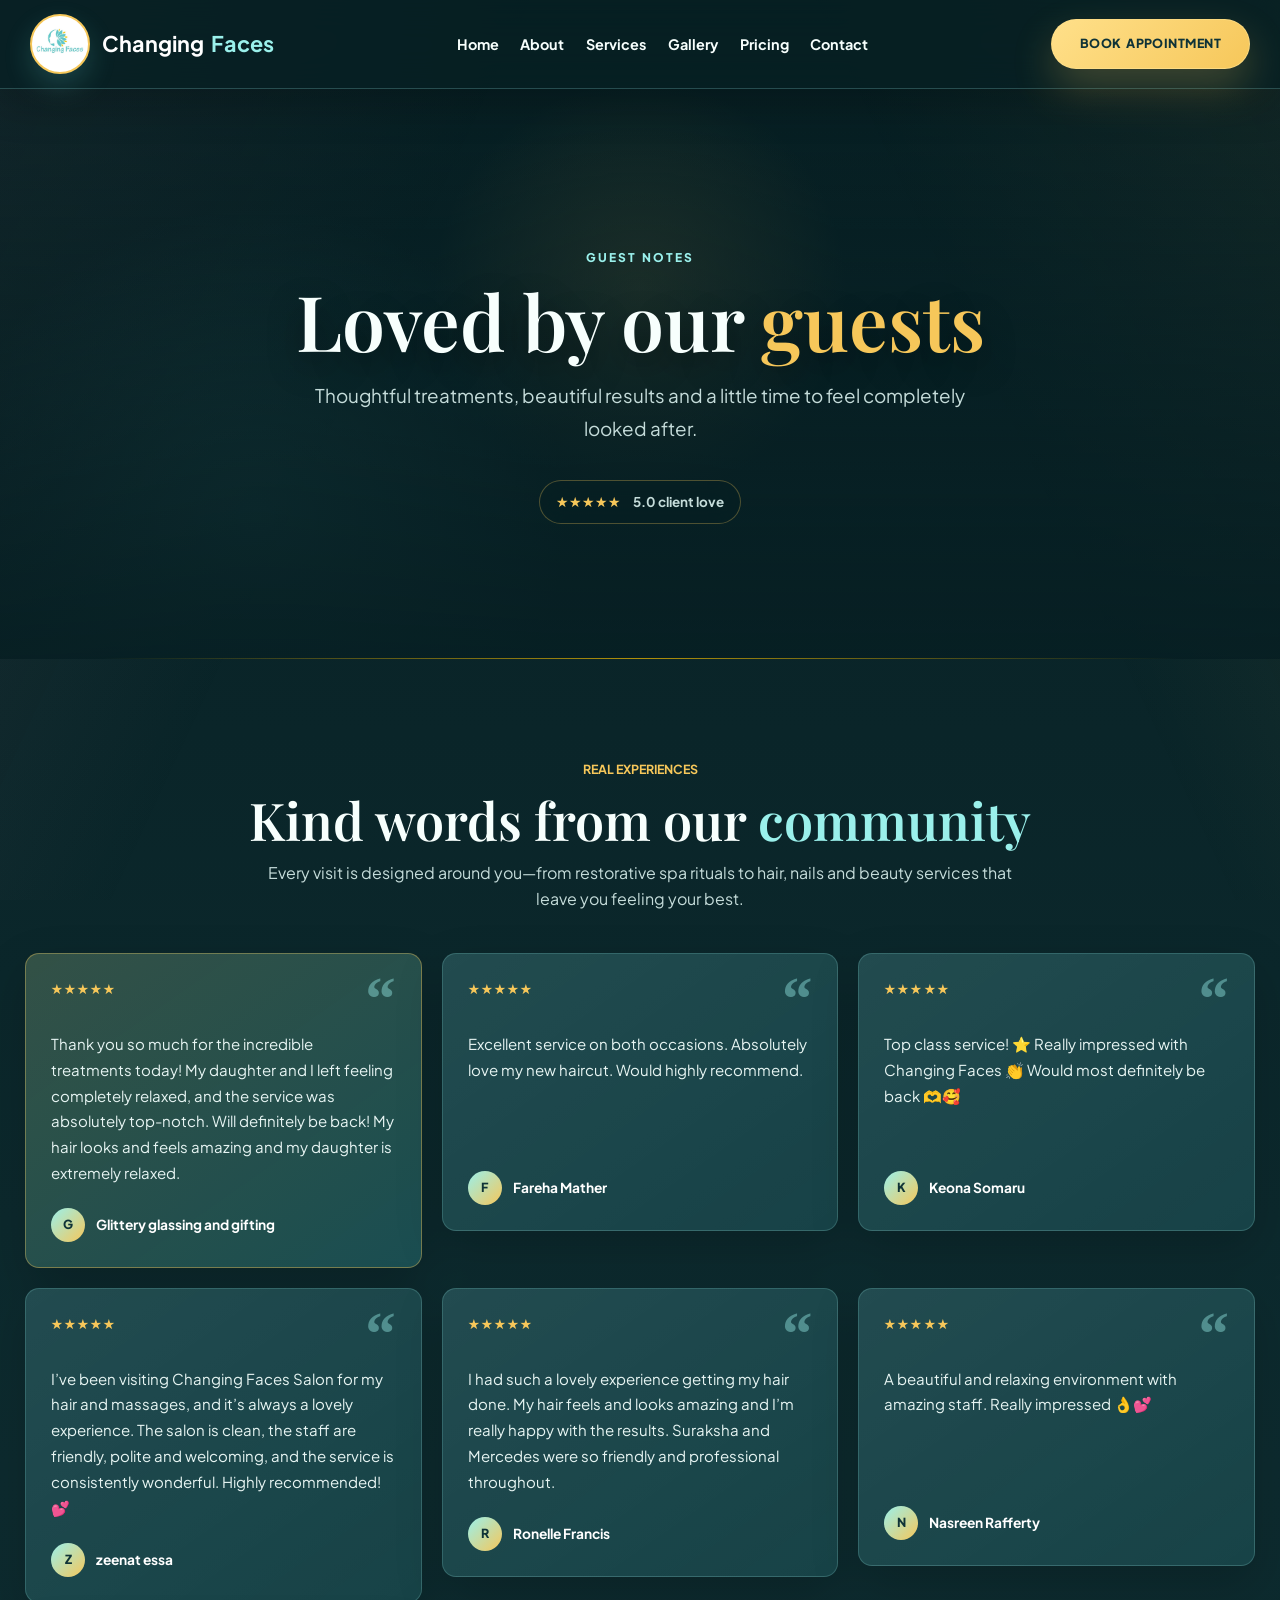
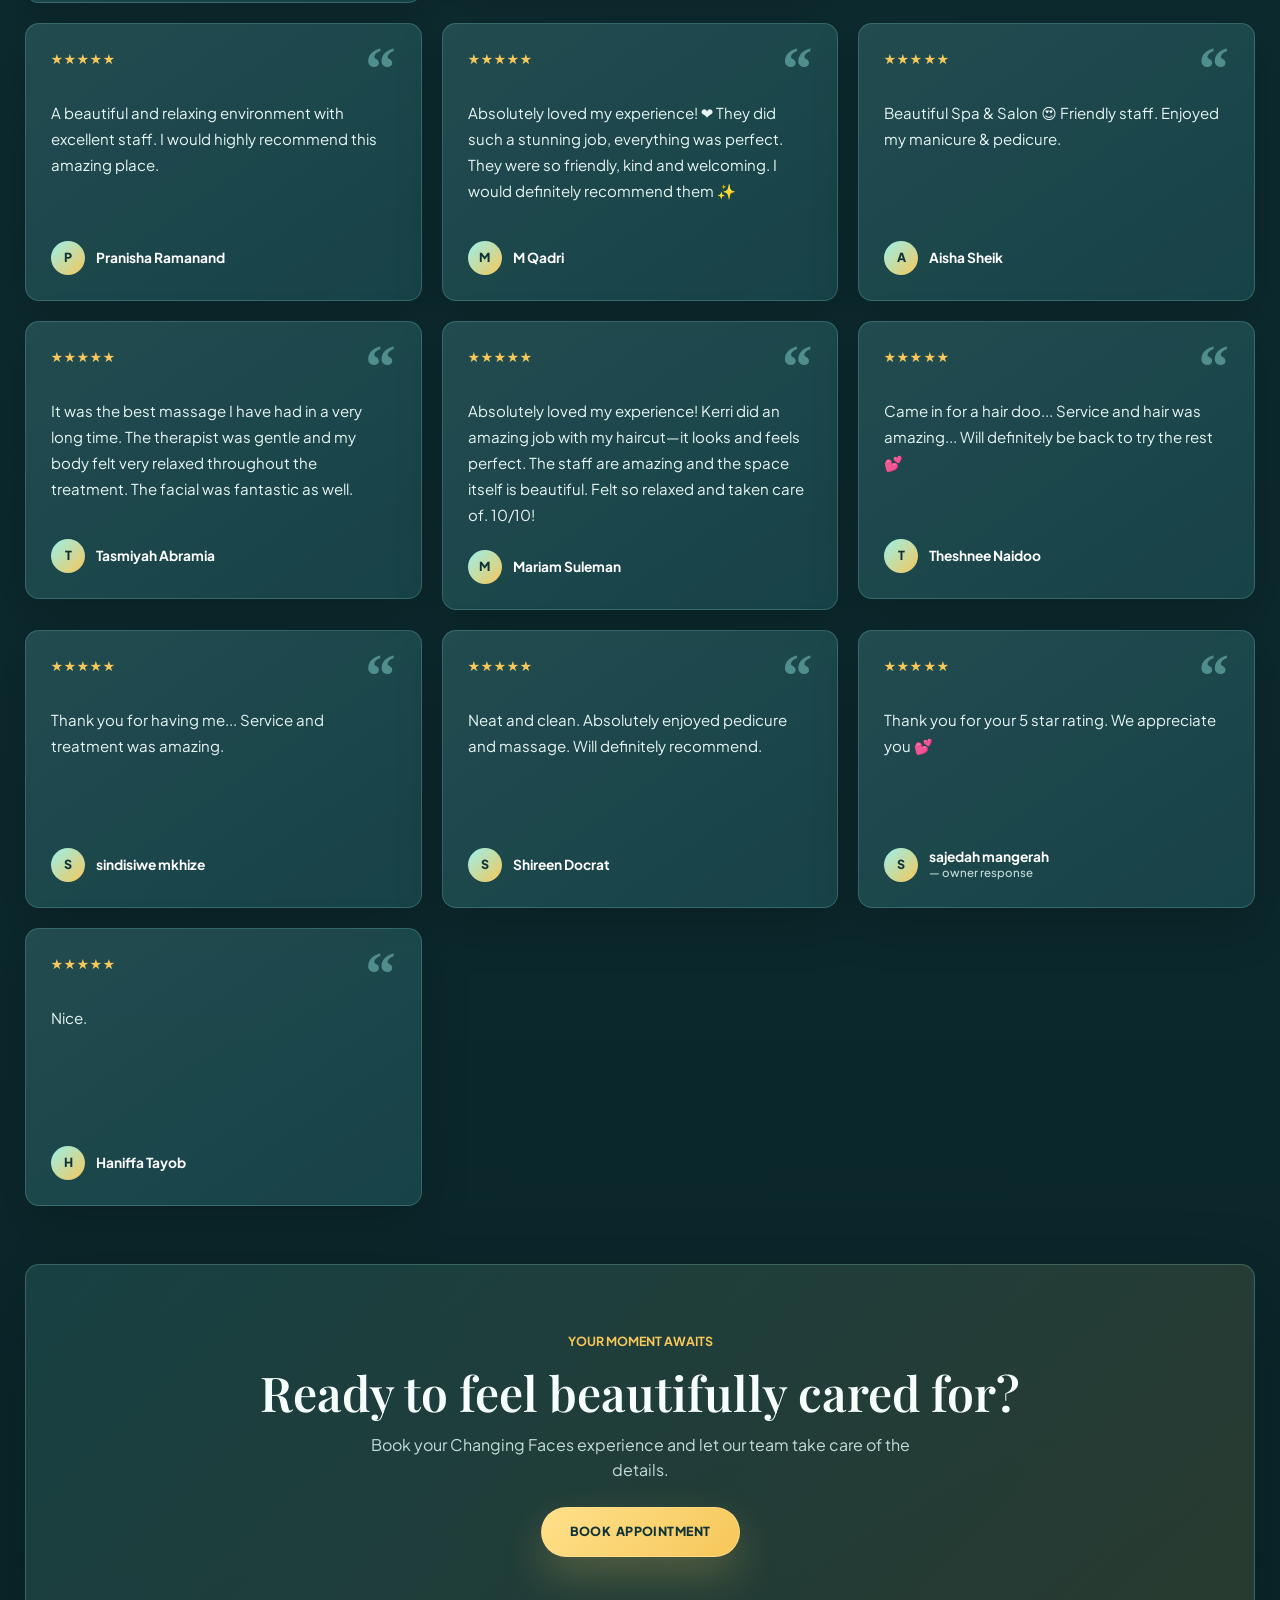
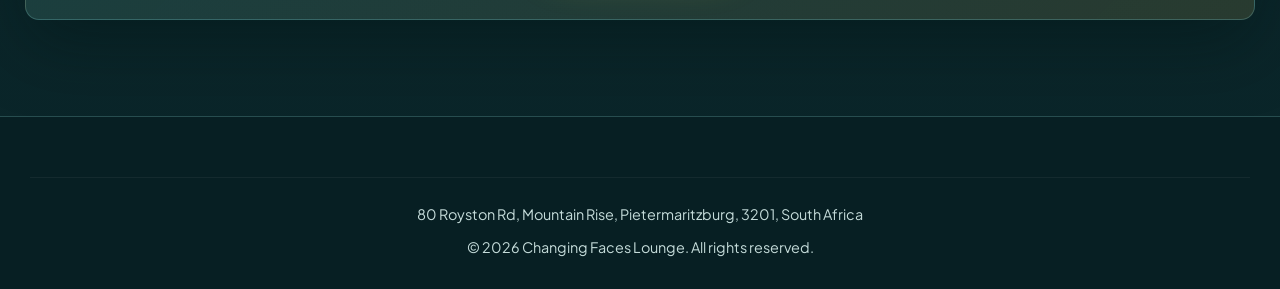
<file: reviews.html>
<!DOCTYPE html>
<html lang="en">
<head>
  <meta charset="UTF-8">
  <meta name="viewport" content="width=device-width, initial-scale=1.0, maximum-scale=1.0, user-scalable=no">
  <title>Client Reviews | Changing Faces</title>
  <link rel="icon" href="favicon.ico" sizes="any"><link rel="icon" type="image/png" sizes="48x48" href="favicon-48x48.png"><link rel="apple-touch-icon" sizes="180x180" href="apple-touch-icon.png"><link rel="manifest" href="site.webmanifest"><meta name="theme-color" content="#5bc4c6">
  <link rel="stylesheet" href="styles.css"><link href="https://fonts.googleapis.com/css2?family=Playfair+Display:ital,wght@0,600;0,700&family=Plus+Jakarta+Sans:wght@400;500;600;700&display=swap" rel="stylesheet">
</head>
<body>
  <header class="header"><div class="nav-container"><a href="index.html" class="logo-brand"><img src="images/Logo.jpeg" alt="Changing Faces logo" class="site-logo"><span class="brand-name">Changing <span class="teal-text">Faces</span></span></a><ul class="nav-menu"><li><a href="index.html" class="nav-link">Home</a></li><li><a href="about.html" class="nav-link">About</a></li><li><a href="services.html" class="nav-link">Services</a></li><li><a href="gallery.html" class="nav-link">Gallery</a></li><li><a href="pricing.html" class="nav-link">Pricing</a></li><li><a href="contact.html" class="nav-link">Contact</a></li></ul><a href="https://wa.me/27677862277?text=Hi%20Changing%20Faces%2C%20I%20would%20like%20to%20make%20an%20inquiry." class="btn-gold">Book Appointment</a></div></header>

  <section class="hero reviews-hero"><p class="reviews-kicker">Guest notes</p><h1 class="hero-title">Loved by our <span class="gold-text">guests</span></h1><p class="hero-subtitle">Thoughtful treatments, beautiful results and a little time to feel completely looked after.</p><div class="reviews-score" aria-label="Five out of five stars from our client reviews"><span class="reviews-score-stars">★★★★★</span><span>5.0 client love</span></div></section>

  <main class="container reviews-container"><div class="reviews-intro"><p class="eyebrow">Real experiences</p><h2 class="section-title">Kind words from our <span class="teal-text">community</span></h2><p class="section-desc">Every visit is designed around you—from restorative spa rituals to hair, nails and beauty services that leave you feeling your best.</p></div><section class="reviews-grid" aria-label="Client reviews">
      <article class="review-card review-card-featured"><div class="review-card-top"><span class="review-stars">★★★★★</span><span class="review-mark">“</span></div><blockquote>Thank you so much for the incredible treatments today! My daughter and I left feeling completely relaxed, and the service was absolutely top-notch. Will definitely be back! My hair looks and feels amazing and my daughter is extremely relaxed.</blockquote><footer><span class="review-avatar">G</span><cite>Glittery glassing and gifting</cite></footer></article>
      <article class="review-card"><div class="review-card-top"><span class="review-stars">★★★★★</span><span class="review-mark">“</span></div><blockquote>Excellent service on both occasions. Absolutely love my new haircut. Would highly recommend.</blockquote><footer><span class="review-avatar">F</span><cite>Fareha Mather</cite></footer></article>
      <article class="review-card"><div class="review-card-top"><span class="review-stars">★★★★★</span><span class="review-mark">“</span></div><blockquote>Top class service! ⭐ Really impressed with Changing Faces 👏 Would most definitely be back 🫶🥰</blockquote><footer><span class="review-avatar">K</span><cite>Keona Somaru</cite></footer></article>
      <article class="review-card"><div class="review-card-top"><span class="review-stars">★★★★★</span><span class="review-mark">“</span></div><blockquote>I’ve been visiting Changing Faces Salon for my hair and massages, and it’s always a lovely experience. The salon is clean, the staff are friendly, polite and welcoming, and the service is consistently wonderful. Highly recommended! 💕</blockquote><footer><span class="review-avatar">Z</span><cite>zeenat essa</cite></footer></article>
      <article class="review-card"><div class="review-card-top"><span class="review-stars">★★★★★</span><span class="review-mark">“</span></div><blockquote>I had such a lovely experience getting my hair done. My hair feels and looks amazing and I’m really happy with the results. Suraksha and Mercedes were so friendly and professional throughout.</blockquote><footer><span class="review-avatar">R</span><cite>Ronelle Francis</cite></footer></article>
      <article class="review-card"><div class="review-card-top"><span class="review-stars">★★★★★</span><span class="review-mark">“</span></div><blockquote>A beautiful and relaxing environment with amazing staff. Really impressed 👌💕</blockquote><footer><span class="review-avatar">N</span><cite>Nasreen Rafferty</cite></footer></article>
      <article class="review-card"><div class="review-card-top"><span class="review-stars">★★★★★</span><span class="review-mark">“</span></div><blockquote>A beautiful and relaxing environment with excellent staff. I would highly recommend this amazing place.</blockquote><footer><span class="review-avatar">P</span><cite>Pranisha Ramanand</cite></footer></article>
      <article class="review-card"><div class="review-card-top"><span class="review-stars">★★★★★</span><span class="review-mark">“</span></div><blockquote>Absolutely loved my experience! ❤️ They did such a stunning job, everything was perfect. They were so friendly, kind and welcoming. I would definitely recommend them ✨</blockquote><footer><span class="review-avatar">M</span><cite>M Qadri</cite></footer></article>
      <article class="review-card"><div class="review-card-top"><span class="review-stars">★★★★★</span><span class="review-mark">“</span></div><blockquote>Beautiful Spa &amp; Salon 😍 Friendly staff. Enjoyed my manicure &amp; pedicure.</blockquote><footer><span class="review-avatar">A</span><cite>Aisha Sheik</cite></footer></article>
      <article class="review-card"><div class="review-card-top"><span class="review-stars">★★★★★</span><span class="review-mark">“</span></div><blockquote>It was the best massage I have had in a very long time. The therapist was gentle and my body felt very relaxed throughout the treatment. The facial was fantastic as well.</blockquote><footer><span class="review-avatar">T</span><cite>Tasmiyah Abramia</cite></footer></article>
      <article class="review-card"><div class="review-card-top"><span class="review-stars">★★★★★</span><span class="review-mark">“</span></div><blockquote>Absolutely loved my experience! Kerri did an amazing job with my haircut—it looks and feels perfect. The staff are amazing and the space itself is beautiful. Felt so relaxed and taken care of. 10/10!</blockquote><footer><span class="review-avatar">M</span><cite>Mariam Suleman</cite></footer></article>
      <article class="review-card"><div class="review-card-top"><span class="review-stars">★★★★★</span><span class="review-mark">“</span></div><blockquote>Came in for a hair doo... Service and hair was amazing... Will definitely be back to try the rest 💕</blockquote><footer><span class="review-avatar">T</span><cite>Theshnee Naidoo</cite></footer></article>
      <article class="review-card"><div class="review-card-top"><span class="review-stars">★★★★★</span><span class="review-mark">“</span></div><blockquote>Thank you for having me... Service and treatment was amazing.</blockquote><footer><span class="review-avatar">S</span><cite>sindisiwe mkhize</cite></footer></article>
      <article class="review-card"><div class="review-card-top"><span class="review-stars">★★★★★</span><span class="review-mark">“</span></div><blockquote>Neat and clean. Absolutely enjoyed pedicure and massage. Will definitely recommend.</blockquote><footer><span class="review-avatar">S</span><cite>Shireen Docrat</cite></footer></article>
      <article class="review-card"><div class="review-card-top"><span class="review-stars">★★★★★</span><span class="review-mark">“</span></div><blockquote>Thank you for your 5 star rating. We appreciate you 💕</blockquote><footer><span class="review-avatar">S</span><cite>sajedah mangerah <small>— owner response</small></cite></footer></article>
      <article class="review-card"><div class="review-card-top"><span class="review-stars">★★★★★</span><span class="review-mark">“</span></div><blockquote>Nice.</blockquote><footer><span class="review-avatar">H</span><cite>Haniffa Tayob</cite></footer></article>
    </section><section class="reviews-cta"><p class="eyebrow">Your moment awaits</p><h2>Ready to feel beautifully cared for?</h2><p>Book your Changing Faces experience and let our team take care of the details.</p><a href="https://wa.me/27677862277?text=Hi%20Changing%20Faces%2C%20I%20would%20like%20to%20make%20an%20inquiry." class="btn-gold">Book Appointment</a></section></main>
  <footer class="footer"><div class="footer-bottom"><p class="footer-address">80 Royston Rd, Mountain Rise, Pietermaritzburg, 3201, South Africa</p><p>&copy; 2026 Changing Faces Lounge. All rights reserved.</p></div></footer>
</body></html>
</file>
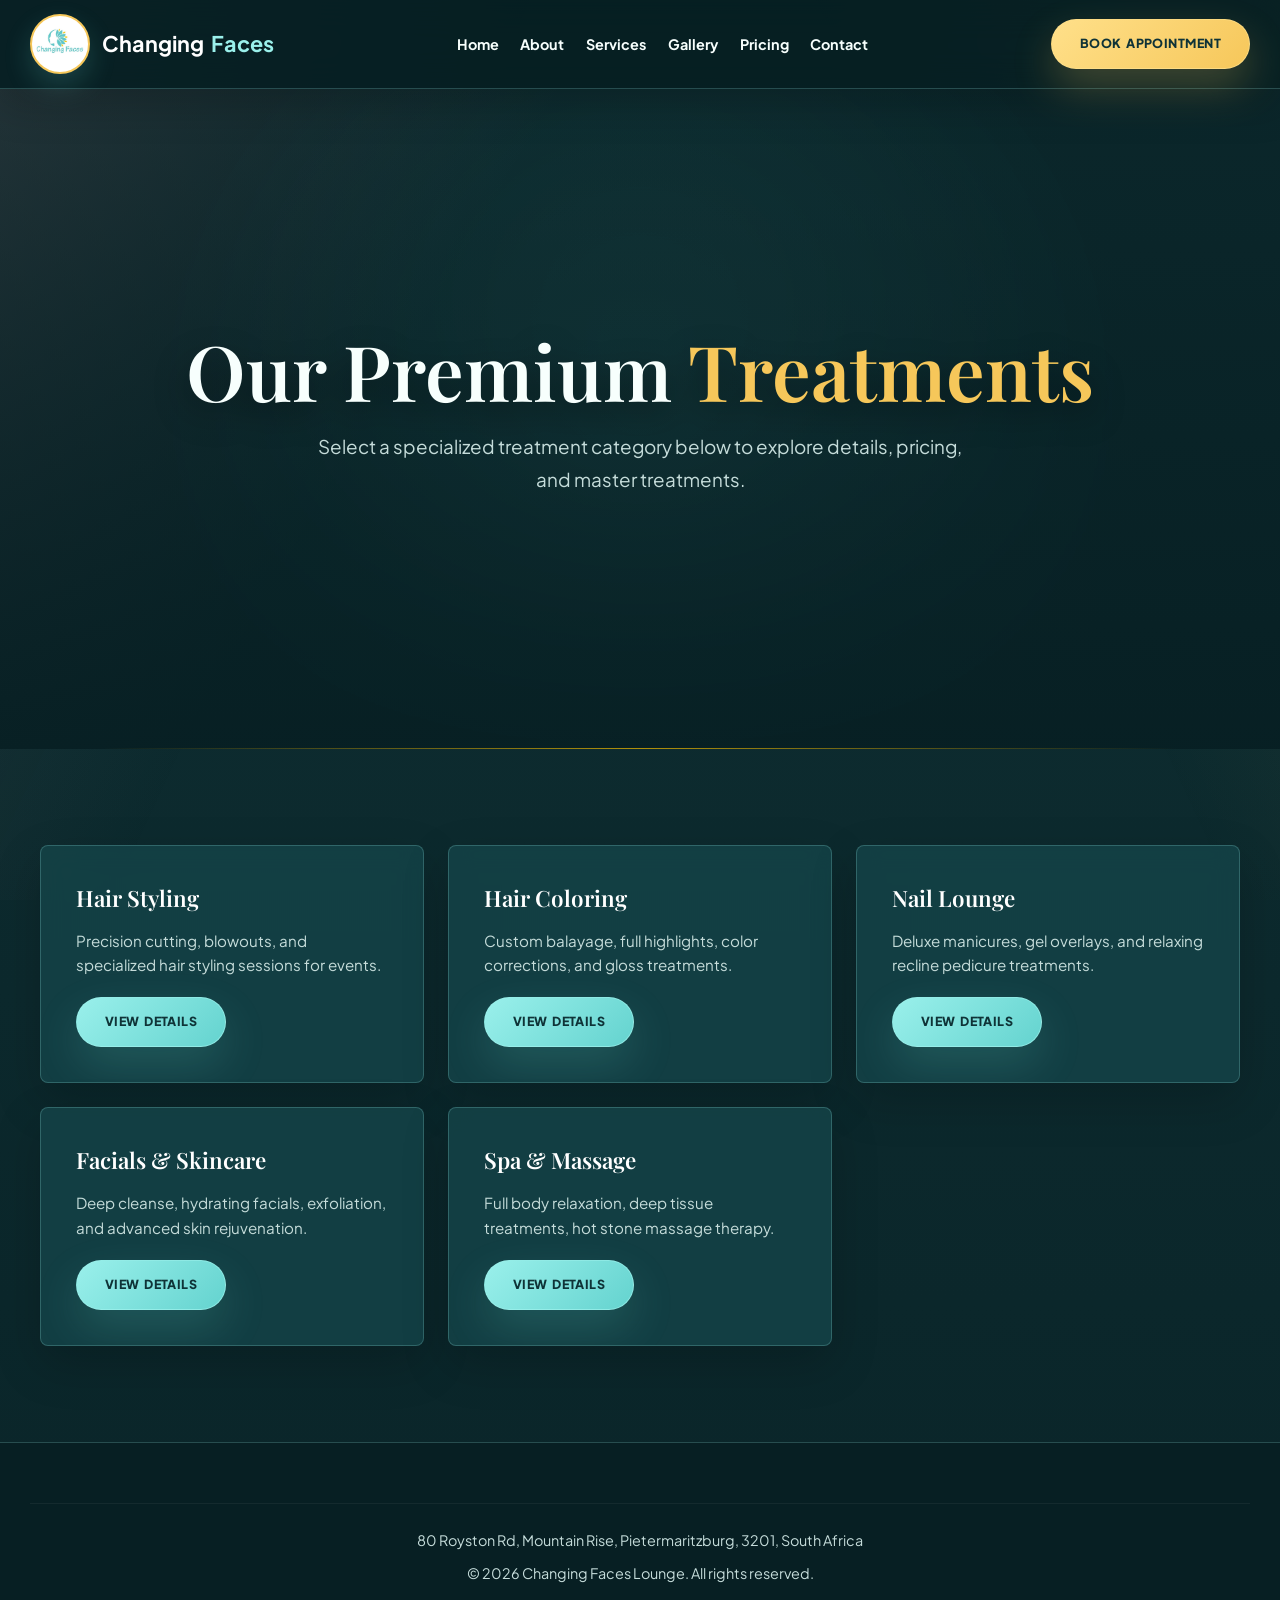
<file: services.html>
<!DOCTYPE html>
<html lang="en">
<head>
  <meta charset="UTF-8">
  <meta name="viewport" content="width=device-width, initial-scale=1.0, maximum-scale=1.0, user-scalable=no">
  <title>Services | Changing Faces</title>
  <link rel="icon" href="favicon.ico" sizes="any">
  <link rel="icon" type="image/png" sizes="48x48" href="favicon-48x48.png">
  <link rel="apple-touch-icon" sizes="180x180" href="apple-touch-icon.png">
  <link rel="manifest" href="site.webmanifest">
  <meta name="theme-color" content="#5bc4c6">
  <link rel="stylesheet" href="styles.css">
  <link href="https://fonts.googleapis.com/css2?family=Playfair+Display:ital,wght@0,600;0,700&family=Plus+Jakarta+Sans:wght@400;500;600;700&display=swap" rel="stylesheet">
</head>
<body>

  <header class="header">
    <div class="nav-container">
      <a href="index.html" class="logo-brand">
        <img src="images/Logo.jpeg" alt="Changing Faces logo" class="site-logo">
        <span class="brand-name">Changing <span class="teal-text">Faces</span></span>
      </a>
      <ul class="nav-menu">
        <li><a href="index.html" class="nav-link">Home</a></li>
        <li><a href="about.html" class="nav-link">About</a></li>
        <li><a href="services.html" class="nav-link">Services</a></li>
        <li><a href="gallery.html" class="nav-link">Gallery</a></li>
        <li><a href="pricing.html" class="nav-link">Pricing</a></li>
        <li><a href="contact.html" class="nav-link">Contact</a></li>
      </ul>
      <a href="https://wa.me/27677862277?text=Hi%20Changing%20Faces%2C%20I%20would%20like%20to%20make%20an%20inquiry." class="btn-gold">Book Appointment</a>
    </div>
  </header>

  <section class="hero">
    <h1 class="hero-title">Our Premium <span class="gold-text">Treatments</span></h1>
    <p class="hero-subtitle">Select a specialized treatment category below to explore details, pricing, and master treatments.</p>
  </section>

  <main class="container">
    <div class="grid-3">
      <div class="card">
        <h3 class="card-title">Hair Styling</h3>
        <p class="card-text">Precision cutting, blowouts, and specialized hair styling sessions for events.</p>
        <a href="hair-styling.html" class="btn-primary">View Details</a>
      </div>

      <div class="card">
        <h3 class="card-title">Hair Coloring</h3>
        <p class="card-text">Custom balayage, full highlights, color corrections, and gloss treatments.</p>
        <a href="hair-coloring.html" class="btn-primary">View Details</a>
      </div>

      <div class="card">
        <h3 class="card-title">Nail Lounge</h3>
        <p class="card-text">Deluxe manicures, gel overlays, and relaxing recline pedicure treatments.</p>
        <a href="nail-lounge.html" class="btn-primary">View Details</a>
      </div>

      <div class="card">
        <h3 class="card-title">Facials & Skincare</h3>
        <p class="card-text">Deep cleanse, hydrating facials, exfoliation, and advanced skin rejuvenation.</p>
        <a href="facials-skincare.html" class="btn-primary">View Details</a>
      </div>

      <div class="card">
        <h3 class="card-title">Spa & Massage</h3>
        <p class="card-text">Full body relaxation, deep tissue treatments, hot stone massage therapy.</p>
        <a href="massage-spa.html" class="btn-primary">View Details</a>
      </div>
    </div>
  </main>

  <footer class="footer">
    <div class="footer-bottom">
      <p class="footer-address">80 Royston Rd, Mountain Rise, Pietermaritzburg, 3201, South Africa</p>
      <p>&copy; 2026 Changing Faces Lounge. All rights reserved.</p>
    </div>
  </footer>

</body>
</html>
</file>
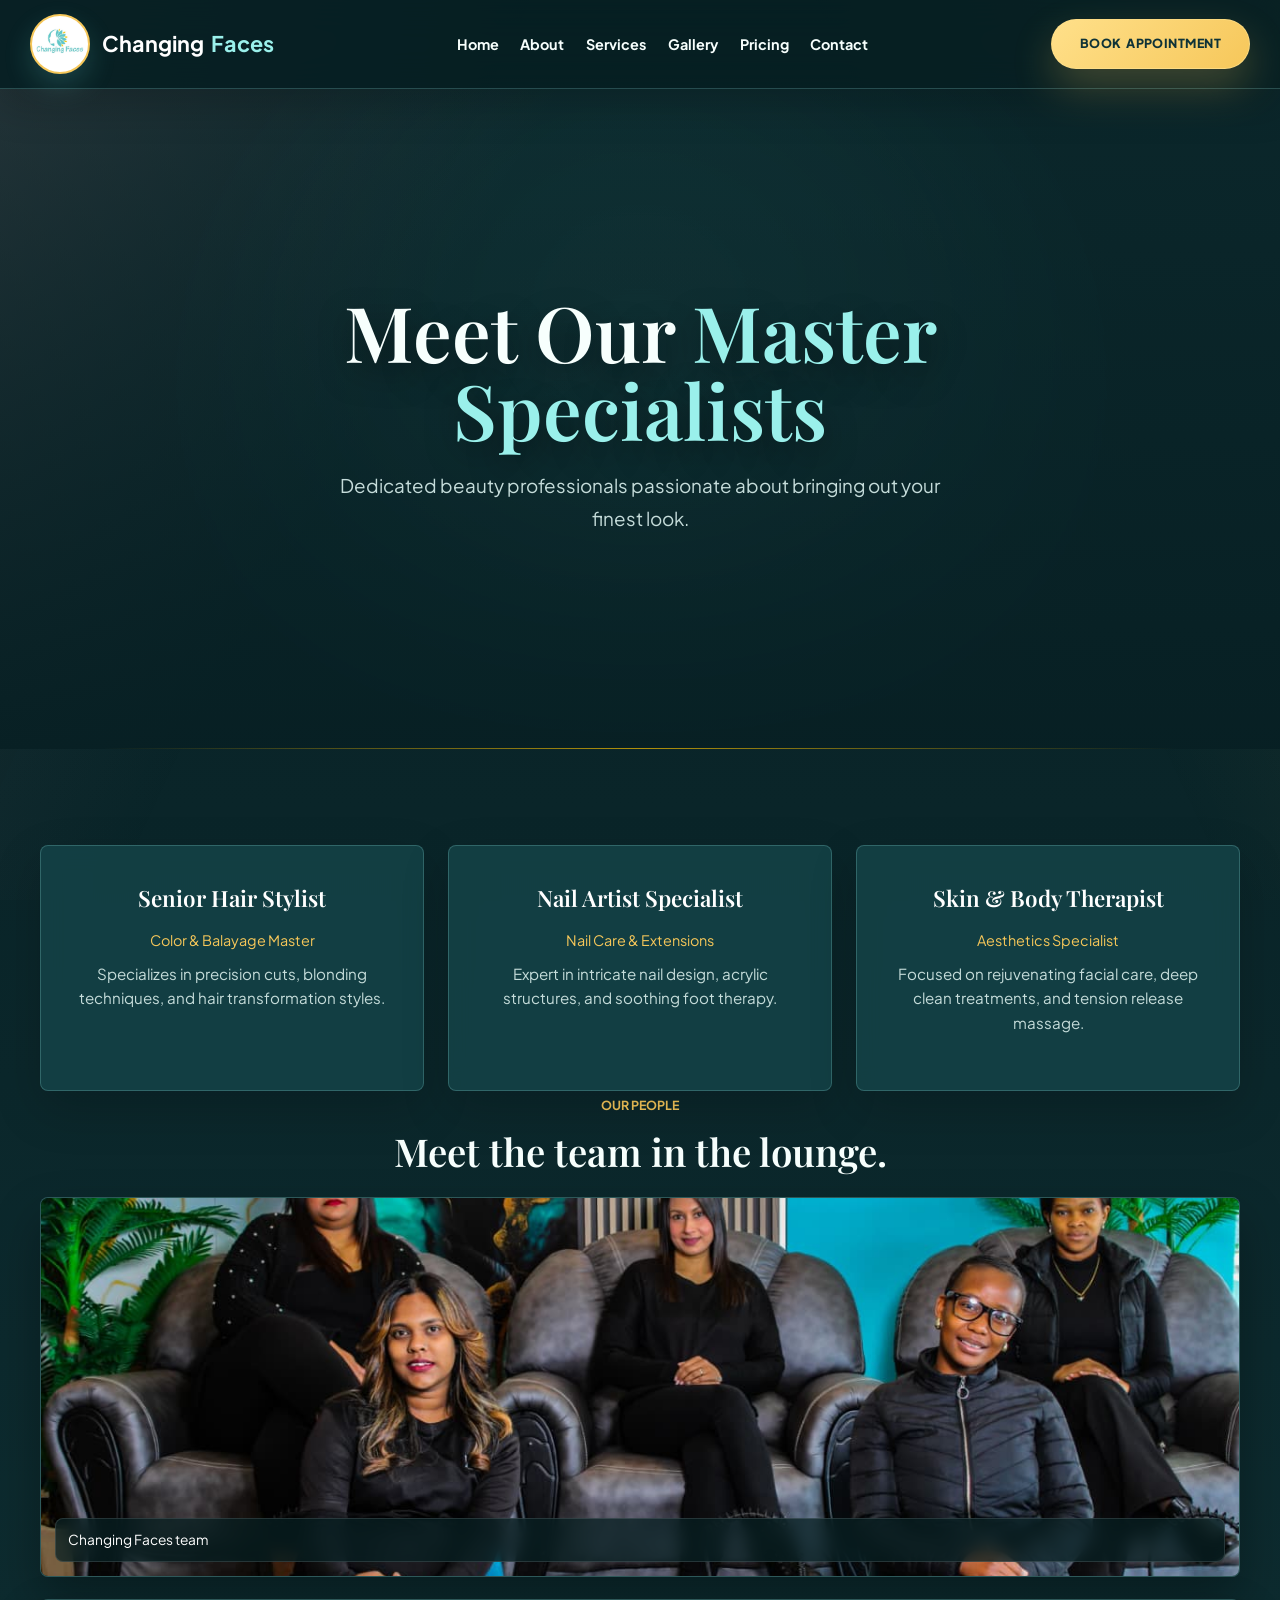
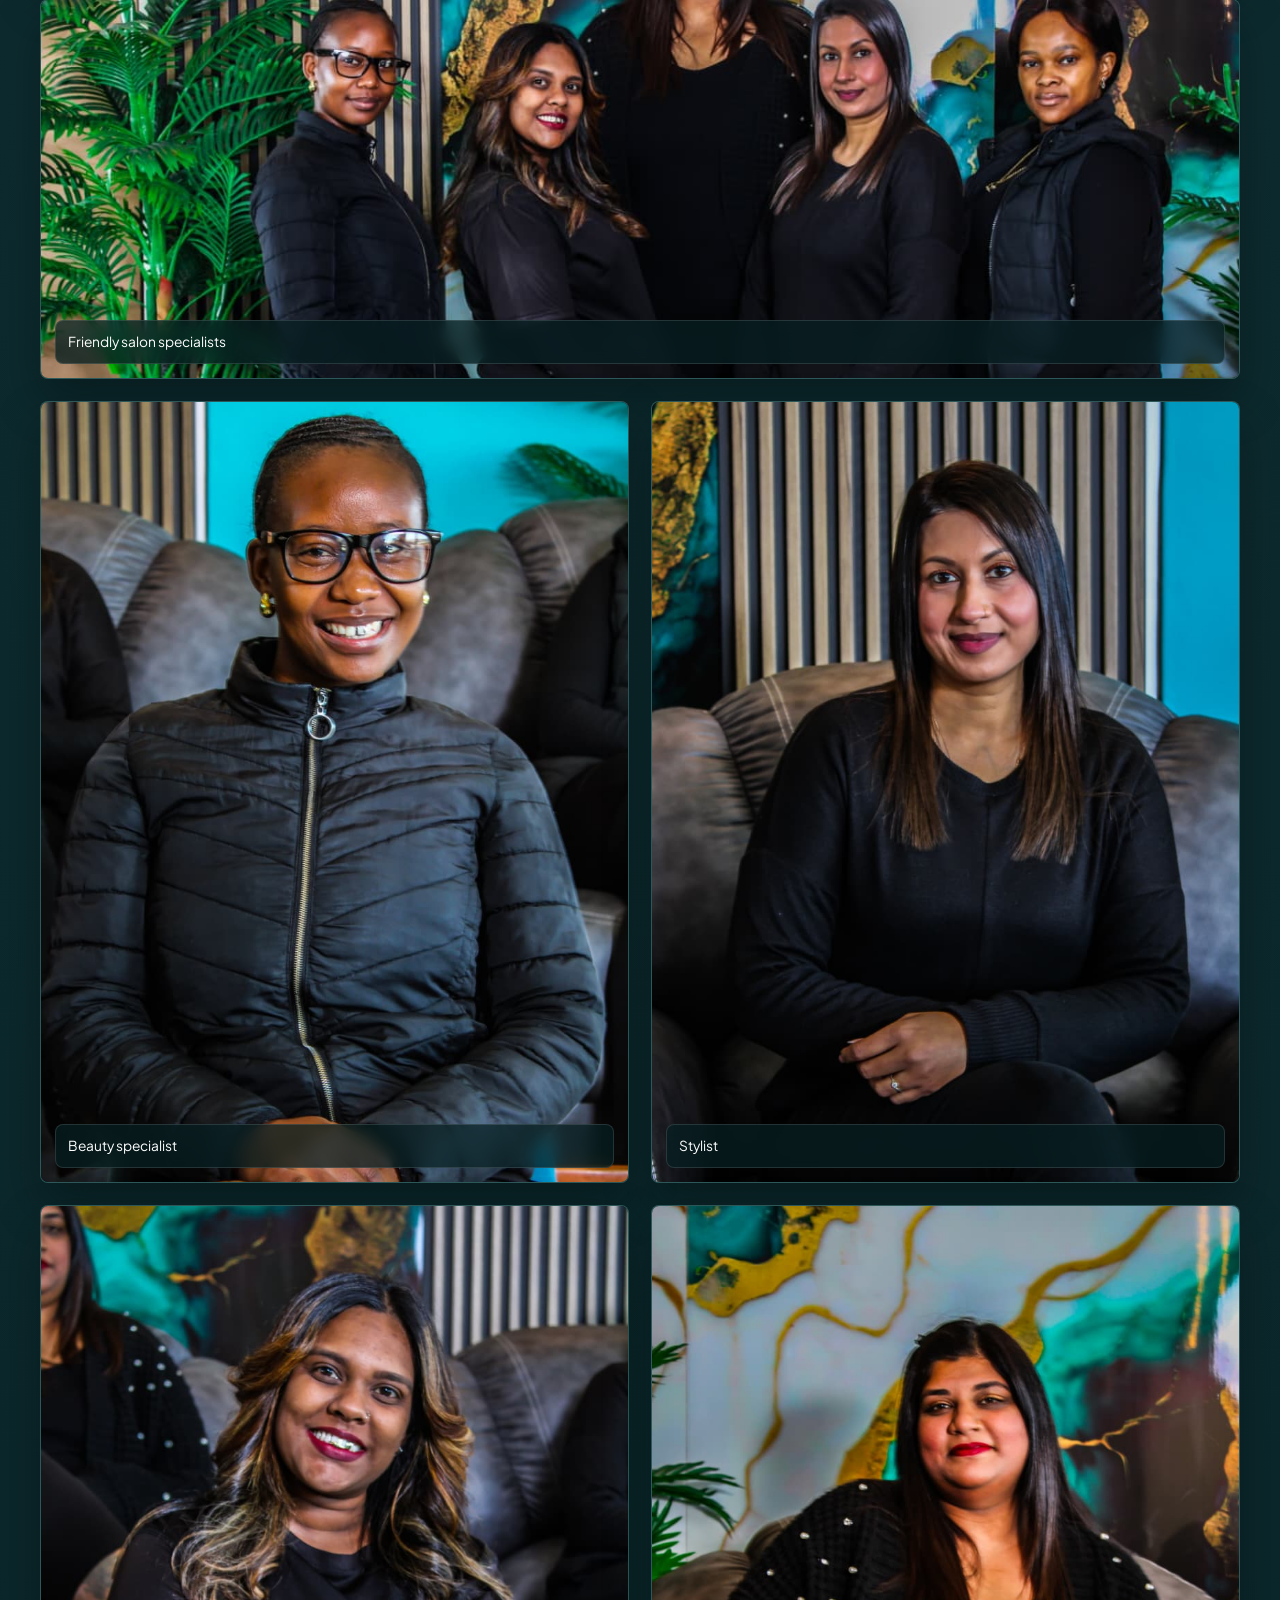
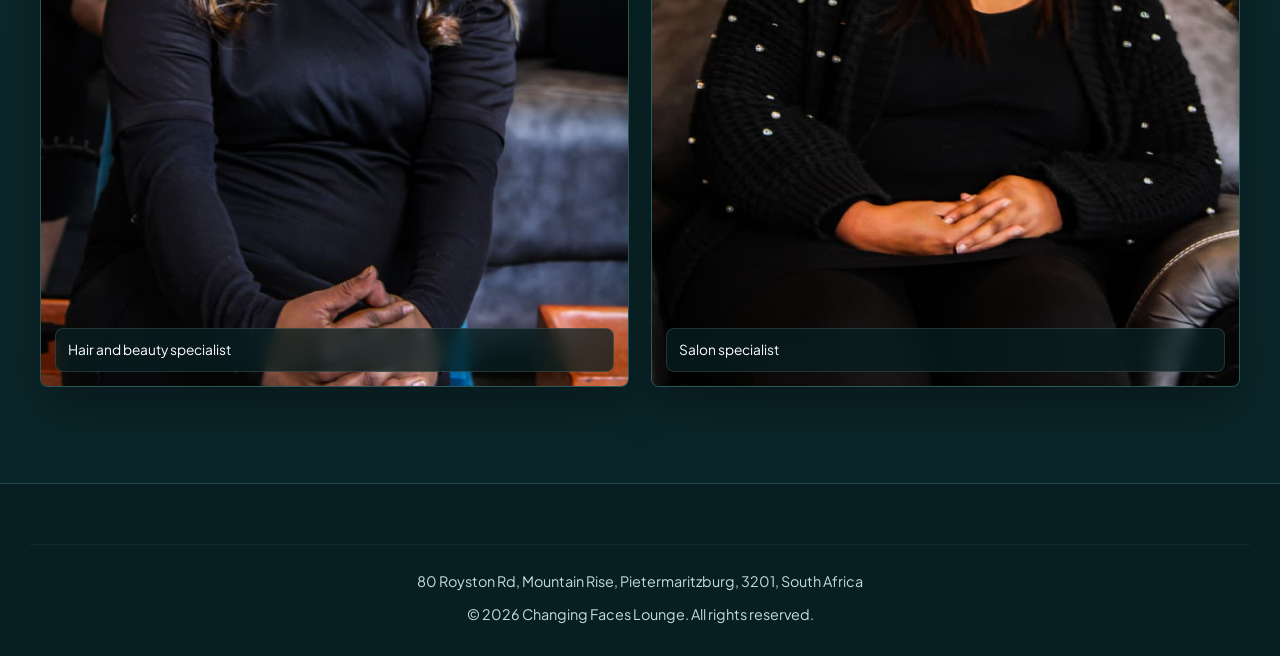
<file: team.html>
<!DOCTYPE html>
<html lang="en">
<head>
  <meta charset="UTF-8">
  <meta name="viewport" content="width=device-width, initial-scale=1.0, maximum-scale=1.0, user-scalable=no">
  <title>Our Team | Changing Faces</title>
  <link rel="icon" href="favicon.ico" sizes="any">
  <link rel="icon" type="image/png" sizes="48x48" href="favicon-48x48.png">
  <link rel="apple-touch-icon" sizes="180x180" href="apple-touch-icon.png">
  <link rel="manifest" href="site.webmanifest">
  <meta name="theme-color" content="#5bc4c6">
  <link rel="stylesheet" href="styles.css">
  <link href="https://fonts.googleapis.com/css2?family=Playfair+Display:ital,wght@0,600;0,700&family=Plus+Jakarta+Sans:wght@400;500;600;700&display=swap" rel="stylesheet">
</head>
<body>

  <header class="header">
    <div class="nav-container">
      <a href="index.html" class="logo-brand">
        <img src="images/Logo.jpeg" alt="Changing Faces logo" class="site-logo">
        <span class="brand-name">Changing <span class="teal-text">Faces</span></span>
      </a>
      <ul class="nav-menu">
        <li><a href="index.html" class="nav-link">Home</a></li>
        <li><a href="about.html" class="nav-link">About</a></li>
        <li><a href="services.html" class="nav-link">Services</a></li>
        <li><a href="gallery.html" class="nav-link">Gallery</a></li>
        <li><a href="pricing.html" class="nav-link">Pricing</a></li>
        <li><a href="contact.html" class="nav-link">Contact</a></li>
      </ul>
      <a href="https://wa.me/27677862277?text=Hi%20Changing%20Faces%2C%20I%20would%20like%20to%20make%20an%20inquiry." class="btn-gold">Book Appointment</a>
    </div>
  </header>

  <section class="hero">
    <h1 class="hero-title">Meet Our <span class="teal-text">Master Specialists</span></h1>
    <p class="hero-subtitle">Dedicated beauty professionals passionate about bringing out your finest look.</p>
  </section>

  <main class="container">
    <div class="grid-3">
      <div class="card" style="text-align: center;">
        <h3 class="card-title">Senior Hair Stylist</h3>
        <p class="gold-text" style="font-size: 0.9rem; margin-bottom: 10px;">Color & Balayage Master</p>
        <p class="card-text">Specializes in precision cuts, blonding techniques, and hair transformation styles.</p>
      </div>

      <div class="card" style="text-align: center;">
        <h3 class="card-title">Nail Artist Specialist</h3>
        <p class="gold-text" style="font-size: 0.9rem; margin-bottom: 10px;">Nail Care & Extensions</p>
        <p class="card-text">Expert in intricate nail design, acrylic structures, and soothing foot therapy.</p>
      </div>

      <div class="card" style="text-align: center;">
        <h3 class="card-title">Skin & Body Therapist</h3>
        <p class="gold-text" style="font-size: 0.9rem; margin-bottom: 10px;">Aesthetics Specialist</p>
        <p class="card-text">Focused on rejuvenating facial care, deep clean treatments, and tension release massage.</p>
      </div>
    </div>

    <section class="gallery-category team-photo-section" aria-label="Changing Faces team photos">
      <div class="category-heading">
        <span class="eyebrow">Our People</span>
        <h2>Meet the team in the lounge.</h2>
      </div>
      <div class="gallery-grid">
        <figure class="gallery-item gallery-wide">
          <img src="images/New pic 8.jpg" alt="Changing Faces team seated together in the salon" loading="lazy">
          <figcaption>Changing Faces team</figcaption>
        </figure>
        <figure class="gallery-item gallery-wide">
          <img src="images/New pic 9.jpg" alt="Changing Faces team standing together" loading="lazy">
          <figcaption>Friendly salon specialists</figcaption>
        </figure>
        <figure class="gallery-item gallery-item-portrait">
          <img src="images/New pic 10.jpg" alt="Changing Faces beauty specialist portrait" loading="lazy">
          <figcaption>Beauty specialist</figcaption>
        </figure>
        <figure class="gallery-item gallery-item-portrait">
          <img src="images/New pic 12.jpg" alt="Changing Faces stylist portrait" loading="lazy">
          <figcaption>Stylist</figcaption>
        </figure>
        <figure class="gallery-item gallery-item-portrait">
          <img src="images/New pic 13.jpg" alt="Changing Faces hair and beauty specialist portrait" loading="lazy">
          <figcaption>Hair and beauty specialist</figcaption>
        </figure>
        <figure class="gallery-item gallery-item-portrait">
          <img src="images/New pic 14.jpg" alt="Changing Faces salon specialist portrait" loading="lazy">
          <figcaption>Salon specialist</figcaption>
        </figure>
      </div>
    </section>
  </main>

  <footer class="footer">
    <div class="footer-bottom">
      <p class="footer-address">80 Royston Rd, Mountain Rise, Pietermaritzburg, 3201, South Africa</p>
      <p>&copy; 2026 Changing Faces Lounge. All rights reserved.</p>
    </div>
  </footer>

</body>
</html>
</file>
<file: styles.css>
/* ==========================================================================
   CHANGING FACES LUXURY SALON & SPA - MAIN STYLESHEET
   Palette: Logo Aqua (#60C8C8), Petal Yellow (#F8C000), Deep Teal (#123A3E)
   ========================================================================== */

:root {
  --primary-teal: #64d3cf;
  --teal-light: #9af0eb;
  --teal-dark: #0f3337;
  --accent-gold: #f6c75a;
  --gold-hover: #ffe08a;
  --rose-accent: #eaa0a8;
  --ink: #071f23;
  --bg-dark: #0d2b2f;
  --bg-card: rgba(20, 67, 72, 0.86);
  --bg-light: #f8fcfb;
  --text-main: #f7fffd;
  --text-dark: #173134;
  --text-muted: #c5dcda;
  --border-color: rgba(154, 240, 235, 0.22);
  --shadow-soft: 0 24px 70px rgba(3, 18, 20, 0.42);
  --shadow-glow: 0 18px 44px rgba(100, 211, 207, 0.18);
  --font-heading: 'Playfair Display', serif;
  --font-body: 'Plus Jakarta Sans', sans-serif;
  --transition: all 0.35s cubic-bezier(0.4, 0, 0.2, 1);
}

/* Reset & Base Styles */
* {
  margin: 0;
  padding: 0;
  box-sizing: border-box;
}

body {
  font-family: var(--font-body), system-ui, sans-serif;
  background:
    linear-gradient(180deg, #071f23 0%, var(--bg-dark) 42%, #0a2529 100%);
  color: var(--text-main);
  line-height: 1.6;
  overflow-x: hidden;
  width: 100%;
  min-height: 100vh;
}

body::before {
  content: '';
  position: fixed;
  inset: 0;
  pointer-events: none;
  background:
    linear-gradient(115deg, rgba(234, 160, 168, 0.08), transparent 32%),
    linear-gradient(245deg, rgba(246, 199, 90, 0.08), transparent 28%);
  z-index: -1;
}

a {
  text-decoration: none;
  color: inherit;
  transition: var(--transition);
}

img {
  max-width: 100%;
  display: block;
}

::selection {
  background: rgba(246, 199, 90, 0.32);
  color: #fff;
}

/* Typography */
h1, h2, h3, h4 {
  font-family: var(--font-heading), Georgia, serif;
  font-weight: 600;
  letter-spacing: 0;
}

.gold-text {
  color: var(--accent-gold);
}

.teal-text {
  color: var(--teal-light);
}

/* Buttons & Interactive Elements */
.btn-primary {
  display: inline-flex;
  align-items: center;
  justify-content: center;
  min-height: 48px;
  padding: 14px 28px;
  background: linear-gradient(135deg, var(--teal-light), var(--primary-teal));
  color: var(--teal-dark);
  border: 1px solid rgba(154, 240, 235, 0.72);
  border-radius: 999px;
  font-weight: 800;
  letter-spacing: 0.035em;
  word-spacing: 0.16em;
  text-transform: uppercase;
  font-size: 0.78rem;
  cursor: pointer;
  box-shadow: var(--shadow-glow);
  transition: var(--transition);
  text-align: center;
}

.btn-primary:hover {
  transform: translateY(-2px);
  box-shadow: 0 20px 42px rgba(100, 211, 207, 0.28);
  background: linear-gradient(135deg, #c3fffb, var(--primary-teal));
}

.btn-gold {
  display: inline-flex;
  align-items: center;
  justify-content: center;
  min-height: 48px;
  padding: 14px 28px;
  background: linear-gradient(135deg, var(--gold-hover), var(--accent-gold));
  color: var(--teal-dark);
  border: 1px solid rgba(255, 224, 138, 0.7);
  border-radius: 999px;
  font-weight: 800;
  letter-spacing: 0.035em;
  word-spacing: 0.16em;
  text-transform: uppercase;
  font-size: 0.78rem;
  cursor: pointer;
  box-shadow: 0 18px 42px rgba(246, 199, 90, 0.24);
  transition: var(--transition);
  text-align: center;
}

.btn-gold:hover {
  transform: translateY(-2px);
  box-shadow: 0 22px 48px rgba(255, 224, 138, 0.35);
  background: linear-gradient(135deg, #fff0b8, var(--accent-gold));
}

/* Header & Navigation */
.header {
  position: sticky;
  top: 0;
  width: 100%;
  background: rgba(7, 31, 35, 0.84);
  backdrop-filter: blur(18px);
  border-bottom: 1px solid var(--border-color);
  box-shadow: 0 16px 40px rgba(0, 0, 0, 0.2);
  z-index: 1000;
}

.nav-container {
  max-width: 1300px;
  margin: 0 auto;
  display: flex;
  justify-content: space-between;
  align-items: center;
  gap: 22px;
  padding: 14px 30px;
}

.logo-brand {
  display: flex;
  align-items: center;
  gap: 12px;
  font-size: 1.35rem;
  font-weight: 700;
  color: #FFFFFF;
}

.site-logo {
  width: 60px;
  height: 60px;
  object-fit: contain;
  border-radius: 50%;
  background: #FFFFFF;
  padding: 4px;
  border: 2px solid var(--accent-gold);
  box-shadow: 0 12px 28px rgba(100, 211, 207, 0.2);
}

.brand-name {
  display: inline-flex;
  flex-wrap: wrap;
  column-gap: 0.32em;
  line-height: 1.1;
}

.nav-menu {
  display: flex;
  align-items: center;
  gap: clamp(12px, 1.7vw, 24px);
  list-style: none;
  min-width: 0;
}

.nav-link {
  font-size: 0.9rem;
  font-weight: 700;
  color: var(--text-main);
  position: relative;
  padding: 6px 0;
  white-space: nowrap;
}

.nav-link::after {
  content: '';
  position: absolute;
  bottom: 0;
  left: 0;
  width: 0%;
  height: 2px;
  background-color: var(--accent-gold);
  transition: var(--transition);
}

.nav-link:hover {
  color: var(--teal-light);
}

.nav-link:hover::after {
  width: 100%;
}

/* Hero Section */
.hero {
  position: relative;
  padding: clamp(92px, 12vw, 140px) 30px clamp(76px, 10vw, 116px);
  min-height: min(660px, calc(100svh - 84px));
  display: flex;
  flex-direction: column;
  justify-content: center;
  align-items: center;
  background:
    linear-gradient(180deg, rgba(7, 31, 35, 0.36), rgba(7, 31, 35, 0.94)),
    linear-gradient(120deg, rgba(234, 160, 168, 0.17), transparent 34%),
    radial-gradient(circle at center, rgba(100, 211, 207, 0.22) 0%, rgba(13, 43, 47, 1) 70%);
  background-position: center;
  background-size: cover;
  text-align: center;
  overflow: hidden;
}

.hero::after {
  content: '';
  position: absolute;
  inset: auto 8% 0;
  height: 1px;
  background: linear-gradient(90deg, transparent, rgba(248, 192, 0, 0.7), transparent);
}

.home-hero {
  background-image:
    linear-gradient(180deg, rgba(7, 31, 35, 0.28), rgba(7, 31, 35, 0.92)),
    linear-gradient(110deg, rgba(234, 160, 168, 0.18), transparent 36%),
    url("images/Pic 4.jpg");
}

.gallery-hero {
  background-image:
    linear-gradient(180deg, rgba(7, 31, 35, 0.28), rgba(7, 31, 35, 0.93)),
    linear-gradient(110deg, rgba(246, 199, 90, 0.15), transparent 36%),
    url("images/Pic 2.jpg");
}

.hero-title {
  position: relative;
  z-index: 1;
  max-width: 920px;
  font-size: clamp(2.35rem, 6vw, 5.2rem);
  margin-bottom: 20px;
  line-height: 1.02;
  text-shadow: 0 12px 34px rgba(0, 0, 0, 0.48);
  text-wrap: balance;
}

.hero-subtitle {
  position: relative;
  z-index: 1;
  max-width: min(650px, 100%);
  margin: 0 auto 35px;
  color: var(--text-muted);
  font-size: clamp(1rem, 1.6vw, 1.18rem);
  line-height: 1.75;
}

.hero-actions {
  position: relative;
  z-index: 1;
  display: flex;
  gap: 15px;
  justify-content: center;
  flex-wrap: wrap;
}

.hero-points {
  position: relative;
  z-index: 1;
  display: flex;
  justify-content: center;
  flex-wrap: wrap;
  gap: 12px;
  margin-top: 34px;
}

.hero-points span {
  padding: 9px 16px;
  color: #FFFFFF;
  background: rgba(7, 31, 35, 0.58);
  border: 1px solid rgba(154, 240, 235, 0.26);
  border-radius: 999px;
  backdrop-filter: blur(8px);
  font-size: 0.88rem;
}

/* Page Layouts & Grids */
.container {
  max-width: 1250px;
  margin: 0 auto;
  padding: clamp(56px, 8vw, 96px) 25px;
}

.section-title {
  text-align: center;
  font-size: clamp(2rem, 4.5vw, 3.25rem);
  margin-bottom: 12px;
  line-height: 1.08;
  text-wrap: balance;
}

.section-desc {
  text-align: center;
  color: var(--text-muted);
  max-width: 760px;
  margin-left: auto;
  margin-right: auto;
  margin-bottom: 50px;
}

.grid-3 {
  display: grid;
  grid-template-columns: repeat(auto-fit, minmax(min(100%, 300px), 1fr));
  gap: 24px;
}

.salon-showcase {
  display: grid;
  grid-template-columns: 0.85fr 1.15fr;
  gap: 38px;
  align-items: center;
  margin-bottom: 70px;
  padding: clamp(22px, 4vw, 38px);
  background:
    linear-gradient(135deg, rgba(100, 211, 207, 0.13), rgba(246, 199, 90, 0.09)),
    linear-gradient(220deg, rgba(234, 160, 168, 0.08), transparent 42%),
    rgba(255, 255, 255, 0.035);
  border: 1px solid var(--border-color);
  border-radius: 8px;
  box-shadow: var(--shadow-soft);
}

.eyebrow {
  display: inline-block;
  margin-bottom: 14px;
  color: var(--accent-gold);
  font-size: 0.78rem;
  font-weight: 700;
  text-transform: uppercase;
  letter-spacing: 0;
}

.showcase-copy h2,
.gallery-cta h2 {
  font-size: 2.15rem;
  line-height: 1.15;
  margin-bottom: 16px;
}

.showcase-copy p,
.gallery-cta p {
  color: var(--text-muted);
  margin-bottom: 24px;
}

.photo-collage {
  display: grid;
  grid-template-columns: 1.2fr 0.8fr;
  grid-template-rows: repeat(2, 190px);
  gap: 14px;
}

.photo-card,
.gallery-item {
  position: relative;
  overflow: hidden;
  border-radius: 8px;
  border: 1px solid rgba(154, 240, 235, 0.26);
  background: rgba(7, 31, 35, 0.55);
  box-shadow: 0 22px 48px rgba(0, 0, 0, 0.3);
}

.photo-card-large {
  grid-row: span 2;
}

.photo-card img,
.gallery-item img {
  width: 100%;
  height: 100%;
  object-fit: cover;
  transition: transform 0.45s ease;
}

.photo-card:hover img,
.gallery-item:hover img {
  transform: scale(1.04);
}

.photo-card figcaption,
.gallery-item figcaption {
  position: absolute;
  left: 14px;
  right: 14px;
  bottom: 14px;
  padding: 10px 12px;
  color: #FFFFFF;
  background: rgba(7, 31, 35, 0.74);
  border: 1px solid rgba(255, 255, 255, 0.12);
  border-radius: 8px;
  font-size: 0.86rem;
  backdrop-filter: blur(8px);
}

.gallery-grid {
  display: grid;
  grid-template-columns: repeat(2, minmax(0, 1fr));
  grid-auto-rows: clamp(260px, 34vw, 380px);
  gap: 22px;
}

.gallery-wide {
  grid-column: span 2;
}

.gallery-category {
  margin-top: 56px;
}

.gallery-category:first-of-type {
  margin-top: 0;
}

.category-heading {
  max-width: 760px;
  margin: 0 auto 24px;
  text-align: center;
}

.category-heading h2,
.category-heading h3 {
  font-size: clamp(1.75rem, 3vw, 2.45rem);
  line-height: 1.12;
  text-wrap: balance;
}

.gallery-grid-compact {
  grid-template-columns: repeat(2, minmax(0, 1fr));
  max-width: 920px;
  margin-left: auto;
  margin-right: auto;
}

.gallery-item-portrait {
  grid-row: span 2;
}

.team-photo-section {
  margin-top: 70px;
}

.gallery-cta {
  margin-top: 42px;
  padding: clamp(26px, 5vw, 48px);
  text-align: center;
  background:
    linear-gradient(135deg, rgba(100, 211, 207, 0.15), rgba(246, 199, 90, 0.1)),
    linear-gradient(220deg, rgba(234, 160, 168, 0.08), transparent 42%),
    rgba(255, 255, 255, 0.03);
  border: 1px solid var(--border-color);
  border-radius: 8px;
  box-shadow: var(--shadow-soft);
}

.video-feature {
  display: grid;
  grid-template-columns: minmax(260px, 0.72fr) minmax(0, 1.28fr);
  gap: clamp(22px, 4vw, 42px);
  align-items: center;
  margin: 0 0 70px;
  padding: clamp(22px, 4vw, 38px);
  background:
    linear-gradient(135deg, rgba(246, 199, 90, 0.11), rgba(100, 211, 207, 0.1)),
    rgba(255, 255, 255, 0.035);
  border: 1px solid var(--border-color);
  border-radius: 8px;
  box-shadow: var(--shadow-soft);
}

.video-feature-gallery {
  margin-bottom: 42px;
}

.video-copy h2 {
  font-size: clamp(1.8rem, 3.4vw, 2.7rem);
  line-height: 1.08;
  margin-bottom: 14px;
  text-wrap: balance;
}

.video-copy p {
  color: var(--text-muted);
}

.video-frame {
  position: relative;
  overflow: hidden;
  aspect-ratio: 16 / 9;
  border-radius: 8px;
  border: 1px solid rgba(154, 240, 235, 0.28);
  background: rgba(7, 31, 35, 0.68);
  box-shadow: 0 22px 48px rgba(0, 0, 0, 0.34);
}

.video-frame::before {
  content: '';
  position: absolute;
  inset: 0;
  pointer-events: none;
  background: linear-gradient(180deg, rgba(255, 255, 255, 0.12), transparent 18%);
  z-index: 1;
}

.video-frame video,
.video-frame iframe {
  width: 100%;
  height: 100%;
  display: block;
}

.video-frame video {
  object-fit: cover;
}

.video-frame iframe {
  border: 0;
}

/* Interactive Cards with Hover Animation */
.card {
  background: var(--bg-card);
  border: 1px solid var(--border-color);
  border-radius: 8px;
  padding: clamp(24px, 4vw, 35px);
  position: relative;
  overflow: hidden;
  transition: var(--transition);
  box-shadow: 0 18px 48px rgba(0, 0, 0, 0.18);
  backdrop-filter: blur(12px);
}

.card::before {
  content: '';
  position: absolute;
  top: 0;
  left: 0;
  width: 100%;
  height: 3px;
  background: linear-gradient(90deg, var(--primary-teal), var(--accent-gold));
  opacity: 0;
  transition: var(--transition);
}

.card:hover {
  transform: translateY(-6px);
  border-color: rgba(154, 240, 235, 0.42);
  box-shadow: 0 24px 60px rgba(0, 0, 0, 0.34);
}

.card:hover::before {
  opacity: 1;
}

.card-icon {
  width: 46px;
  height: 46px;
  display: inline-flex;
  align-items: center;
  justify-content: center;
  background: linear-gradient(135deg, rgba(154, 240, 235, 0.16), rgba(246, 199, 90, 0.12));
  border: 1px solid rgba(154, 240, 235, 0.22);
  border-radius: 8px;
  font-size: 1.45rem;
  color: var(--teal-light);
  margin-bottom: 20px;
}

.card-title {
  font-size: 1.4rem;
  margin-bottom: 12px;
  color: #FFFFFF;
}

.card-text {
  color: var(--text-muted);
  font-size: 0.95rem;
  margin-bottom: 20px;
}

.card a:not(.btn-primary):not(.btn-gold) {
  display: inline-flex;
  min-height: 40px;
  align-items: center;
}

/* Pricing */
.pricing-container {
  max-width: 1180px;
}

.pricing-note {
  max-width: 740px;
  margin: 0 auto 34px;
  text-align: center;
  color: var(--text-muted);
}

.pricing-note p {
  margin: 0;
}

.pricing-grid {
  display: grid;
  grid-template-columns: repeat(2, minmax(0, 1fr));
  gap: 22px;
}

.pricing-card {
  padding: clamp(22px, 3vw, 30px);
}

.pricing-card .card-title {
  margin-bottom: 16px;
}

.pricing-card-wide {
  grid-column: 1 / -1;
}

.price-list {
  display: grid;
  gap: 0;
}

.price-section-title {
  margin-top: 18px;
  padding: 8px 11px;
  border-left: 3px solid var(--accent-gold);
  border-radius: 0 8px 8px 0;
  background: rgba(212, 170, 90, 0.1);
  color: var(--accent-gold);
  font-family: var(--font-display);
  font-size: 0.9rem;
  font-weight: 700;
  letter-spacing: 0.04em;
  text-transform: uppercase;
}

.price-section-title:first-child {
  margin-top: 0;
}

.price-list-two-column {
  grid-template-columns: repeat(2, minmax(0, 1fr));
  column-gap: 34px;
}

.price-row {
  display: grid;
  grid-template-columns: minmax(0, 1fr) auto;
  gap: 16px;
  align-items: baseline;
  padding: 11px 0;
  border-bottom: 1px solid var(--border-color);
  color: var(--text-main);
}

.price-row:last-child {
  border-bottom: 0;
}

.price-row span:first-child {
  min-width: 0;
  color: rgba(247, 255, 253, 0.9);
}

.price-row span:last-child {
  color: var(--accent-gold);
  font-weight: 800;
  white-space: nowrap;
}

.price-row small {
  display: block;
  margin-top: 2px;
  color: var(--text-muted);
  font-size: 0.76em;
}

.price-footnote {
  margin-top: 14px;
  color: var(--text-muted);
  font-size: 0.88rem;
}

.pricing-actions {
  margin-top: 36px;
  text-align: center;
}

/* Forms */
.form-group {
  margin-bottom: 20px;
}

.form-control {
  width: 100%;
  min-height: 50px;
  padding: 14px 18px;
  background: rgba(255, 255, 255, 0.055);
  border: 1px solid var(--border-color);
  border-radius: 8px;
  color: #FFFFFF;
  font-family: inherit;
  font-size: 1rem;
  transition: var(--transition);
}

.form-control:focus {
  outline: none;
  border-color: var(--accent-gold);
  background: rgba(255, 255, 255, 0.09);
  box-shadow: 0 0 0 4px rgba(246, 199, 90, 0.13);
}

.contact-location {
  margin-bottom: 24px;
}

.contact-location .card-title {
  margin-bottom: 10px;
}

.address-line {
  color: var(--text-muted);
  margin-bottom: 6px;
}

.address-link {
  display: inline-flex;
  align-items: center;
  min-height: 40px;
  margin-top: 10px;
  color: var(--accent-gold);
  font-weight: 700;
}

/* Footer */
.footer {
  background: #071f23;
  border-top: 1px solid var(--border-color);
  padding: 60px 30px 30px;
  color: var(--text-muted);
  font-size: 0.9rem;
}

.footer-grid {
  max-width: 1250px;
  margin: 0 auto;
  display: grid;
  grid-template-columns: repeat(auto-fit, minmax(220px, 1fr));
  gap: 40px;
  margin-bottom: 50px;
}

.footer-title {
  color: #FFFFFF;
  margin-bottom: 20px;
  font-size: 1.1rem;
}

.footer-links {
  list-style: none;
}

.footer-links li {
  margin-bottom: 10px;
}

.footer-links a:hover {
  color: var(--teal-light);
  padding-left: 5px;
}

.footer-bottom {
  text-align: center;
  padding-top: 25px;
  border-top: 1px solid rgba(255, 255, 255, 0.05);
}

.footer-address {
  margin-bottom: 10px;
  color: var(--text-muted);
}

/* Responsive Navigation */
@media (max-width: 900px) {
  .nav-container {
    display: grid;
    grid-template-columns: auto minmax(0, 1fr);
    align-items: center;
  }
  .logo-brand {
    grid-column: 1;
    grid-row: 1;
  }
  .header .btn-gold {
    grid-column: 2;
    grid-row: 1;
    justify-self: start;
  }
  .nav-menu {
    grid-column: 1 / -1;
    grid-row: 2;
    width: 100%;
    min-width: 0;
    max-width: calc(100vw - 36px);
    display: flex;
    gap: 8px;
    overflow-x: auto;
    padding: 8px 2px 2px;
    scrollbar-width: none;
    -webkit-overflow-scrolling: touch;
  }
  .nav-menu::-webkit-scrollbar {
    display: none;
  }
  .nav-menu li {
    flex: 0 0 auto;
  }
  .nav-link {
    display: inline-flex;
    align-items: center;
    min-height: 38px;
    padding: 8px 13px;
    background: rgba(255, 255, 255, 0.055);
    border: 1px solid rgba(154, 240, 235, 0.18);
    border-radius: 999px;
    font-size: 0.78rem;
  }
  .nav-link::after {
    display: none;
  }
  .hero-title {
    font-size: 2.4rem;
  }
  .nav-container {
    padding: 12px 18px;
  }
  .site-logo {
    width: 54px;
    height: 54px;
  }
  .logo-brand {
    font-size: 1.1rem;
  }
  .btn-gold {
    padding: 12px 18px;
    font-size: 0.75rem;
  }
}

@media (max-width: 600px) {
  body {
    line-height: 1.58;
  }
  .nav-container,
  .container {
    max-width: 100%;
  }
  .nav-container {
    gap: 12px;
    justify-content: space-between;
    padding: 10px 14px 12px;
  }
  .logo-brand {
    flex: 0 0 auto;
  }
  .brand-name {
    display: none;
  }
  .site-logo {
    width: 50px;
    height: 50px;
  }
  .header .btn-gold {
    flex: 0 1 150px;
    min-height: 42px;
    padding: 9px 12px;
    max-width: 150px;
    white-space: normal;
    text-align: center;
    line-height: 1.2;
    font-size: 0.68rem;
    word-spacing: 0.04em;
  }
  .hero {
    min-height: auto;
    padding: 78px 18px 58px;
    align-items: flex-start;
    text-align: left;
  }
  .hero-title {
    font-size: clamp(2rem, 10vw, 2.65rem);
    max-width: min(100%, 360px);
    line-height: 1.04;
    overflow-wrap: normal;
  }
  .hero-subtitle {
    font-size: 0.98rem;
    max-width: 340px;
    margin-bottom: 26px;
  }
  .hero-actions {
    width: 100%;
    gap: 10px;
    justify-content: flex-start;
  }
  .hero .btn-gold,
  .hero .btn-primary {
    width: min(100%, 320px);
    text-align: center;
  }
  .hero-points {
    justify-content: flex-start;
    gap: 8px;
    margin-top: 24px;
  }
  .hero-points span {
    padding: 8px 11px;
    font-size: 0.76rem;
  }
  .container {
    padding-left: 18px;
    padding-right: 18px;
  }
  .section-title {
    font-size: clamp(1.9rem, 9vw, 2.45rem);
    max-width: 360px;
    margin-left: auto;
    margin-right: auto;
  }
  .section-desc {
    max-width: 340px;
    margin-bottom: 32px;
  }
  .grid-3 {
    grid-template-columns: 1fr;
    gap: 16px;
  }
  .pricing-grid,
  .price-list-two-column {
    grid-template-columns: 1fr;
  }
  .pricing-card-wide {
    grid-column: auto;
  }
  .card {
    padding: 24px 20px;
  }
  .card:hover {
    transform: none;
  }
}

@media (max-width: 850px) {
  .salon-showcase {
    grid-template-columns: 1fr;
    padding: 24px;
  }
  .video-feature {
    grid-template-columns: 1fr;
    margin-bottom: 52px;
  }
  .photo-collage {
    grid-template-rows: repeat(3, 210px);
  }
  .photo-card-large {
    grid-row: span 1;
  }
  .gallery-grid,
  .gallery-wide {
    grid-template-columns: 1fr;
    grid-column: auto;
  }
  .gallery-item-portrait {
    grid-row: auto;
  }
}

@media (max-width: 520px) {
  .photo-collage,
  .gallery-grid {
    display: block;
  }
  .photo-card,
  .gallery-item {
    height: 250px;
    margin-bottom: 16px;
  }
  .gallery-item.gallery-wide {
    height: 300px;
  }
  .gallery-item-portrait {
    height: 390px;
  }
  .gallery-category {
    margin-top: 42px;
  }
  .category-heading {
    margin-bottom: 18px;
  }
  .salon-showcase,
  .gallery-cta,
  .video-feature {
    padding: 22px 18px;
  }
  .showcase-copy h2,
  .gallery-cta h2,
  .video-copy h2 {
    font-size: 1.7rem;
  }
  .video-frame {
    aspect-ratio: 4 / 5;
  }
  .footer {
    padding: 44px 20px 26px;
  }
  .footer-grid {
    gap: 26px;
  }
}

@media (hover: none) {
  .photo-card:hover img,
  .gallery-item:hover img,
  .card:hover,
  .btn-primary:hover,
  .btn-gold:hover {
    transform: none;
  }
}

/* Client reviews */
.reviews-hero {
  min-height: min(570px, calc(100svh - 84px));
  background-image:
    linear-gradient(180deg, rgba(7, 31, 35, 0.38), rgba(7, 31, 35, 0.93)),
    radial-gradient(circle at 50% 35%, rgba(246, 199, 90, 0.18), transparent 28%),
    radial-gradient(circle at 20% 75%, rgba(100, 211, 207, 0.18), transparent 28%);
}

.reviews-kicker {
  position: relative;
  z-index: 1;
  margin-bottom: 13px;
  color: var(--teal-light);
  font-size: 0.75rem;
  font-weight: 800;
  letter-spacing: 0.18em;
  text-transform: uppercase;
}

.reviews-score {
  position: relative;
  z-index: 1;
  display: inline-flex;
  align-items: center;
  gap: 12px;
  padding: 10px 16px;
  color: var(--text-muted);
  background: rgba(7, 31, 35, 0.56);
  border: 1px solid rgba(246, 199, 90, 0.3);
  border-radius: 999px;
  backdrop-filter: blur(12px);
  font-size: 0.84rem;
  font-weight: 700;
}

.reviews-score-stars,
.review-stars { color: var(--accent-gold); letter-spacing: 0.08em; }

.reviews-container { max-width: 1320px; }
.reviews-intro { margin-bottom: 42px; text-align: center; }
.reviews-intro .eyebrow { margin-bottom: 12px; }
.reviews-intro .section-desc { margin-bottom: 0; }

.reviews-grid {
  display: grid;
  grid-template-columns: repeat(3, minmax(0, 1fr));
  gap: 20px;
  align-items: start;
}

.review-card {
  display: flex;
  min-height: 278px;
  flex-direction: column;
  padding: 25px;
  background:
    linear-gradient(145deg, rgba(255, 255, 255, 0.065), rgba(255, 255, 255, 0.02)),
    var(--bg-card);
  border: 1px solid rgba(154, 240, 235, 0.2);
  border-radius: 14px;
  box-shadow: 0 18px 48px rgba(0, 0, 0, 0.18);
  transition: var(--transition);
}

.review-card:hover {
  transform: translateY(-5px);
  border-color: rgba(246, 199, 90, 0.45);
  box-shadow: 0 25px 60px rgba(0, 0, 0, 0.32);
}

.review-card-featured {
  background:
    linear-gradient(145deg, rgba(246, 199, 90, 0.14), rgba(100, 211, 207, 0.1)),
    var(--bg-card);
  border-color: rgba(246, 199, 90, 0.38);
}

.review-card-top { display: flex; align-items: flex-start; justify-content: space-between; margin-bottom: 12px; }
.review-stars { font-size: 0.83rem; line-height: 1.5; }
.review-mark { color: rgba(154, 240, 235, 0.42); font-family: Georgia, serif; font-size: 3.8rem; font-weight: 700; line-height: 0.65; }
.review-card blockquote { margin: 0; color: #e7f5f3; font-size: 0.94rem; line-height: 1.72; }
.review-card footer { display: flex; align-items: center; gap: 11px; margin-top: auto; padding-top: 22px; }
.review-avatar { display: inline-flex; width: 34px; height: 34px; flex: 0 0 34px; align-items: center; justify-content: center; color: var(--teal-dark); background: linear-gradient(135deg, var(--teal-light), var(--accent-gold)); border-radius: 50%; font-size: 0.78rem; font-weight: 800; }
.review-card cite { color: #fff; font-size: 0.86rem; font-style: normal; font-weight: 700; line-height: 1.3; }
.review-card cite small { display: block; color: var(--text-muted); font-size: 0.72rem; font-weight: 500; }

.reviews-cta {
  margin-top: 58px;
  padding: clamp(32px, 6vw, 62px);
  text-align: center;
  background: linear-gradient(135deg, rgba(100, 211, 207, 0.15), rgba(246, 199, 90, 0.13));
  border: 1px solid var(--border-color);
  border-radius: 14px;
  box-shadow: var(--shadow-soft);
}
.reviews-cta h2 { margin-bottom: 13px; font-size: clamp(1.9rem, 4vw, 3rem); line-height: 1.1; }
.reviews-cta p:not(.eyebrow) { max-width: 540px; margin: 0 auto 24px; color: var(--text-muted); }

@media (max-width: 980px) { .reviews-grid { grid-template-columns: repeat(2, minmax(0, 1fr)); } }
@media (max-width: 600px) {
  .reviews-hero { min-height: auto; }
  .reviews-score { gap: 8px; padding: 9px 12px; font-size: 0.76rem; }
  .reviews-grid { grid-template-columns: 1fr; gap: 15px; }
  .review-card { min-height: 0; padding: 22px 20px; border-radius: 12px; }
  .review-card:hover { transform: none; }
  .reviews-cta { margin-top: 40px; padding: 34px 20px; border-radius: 12px; }
}
</file>
